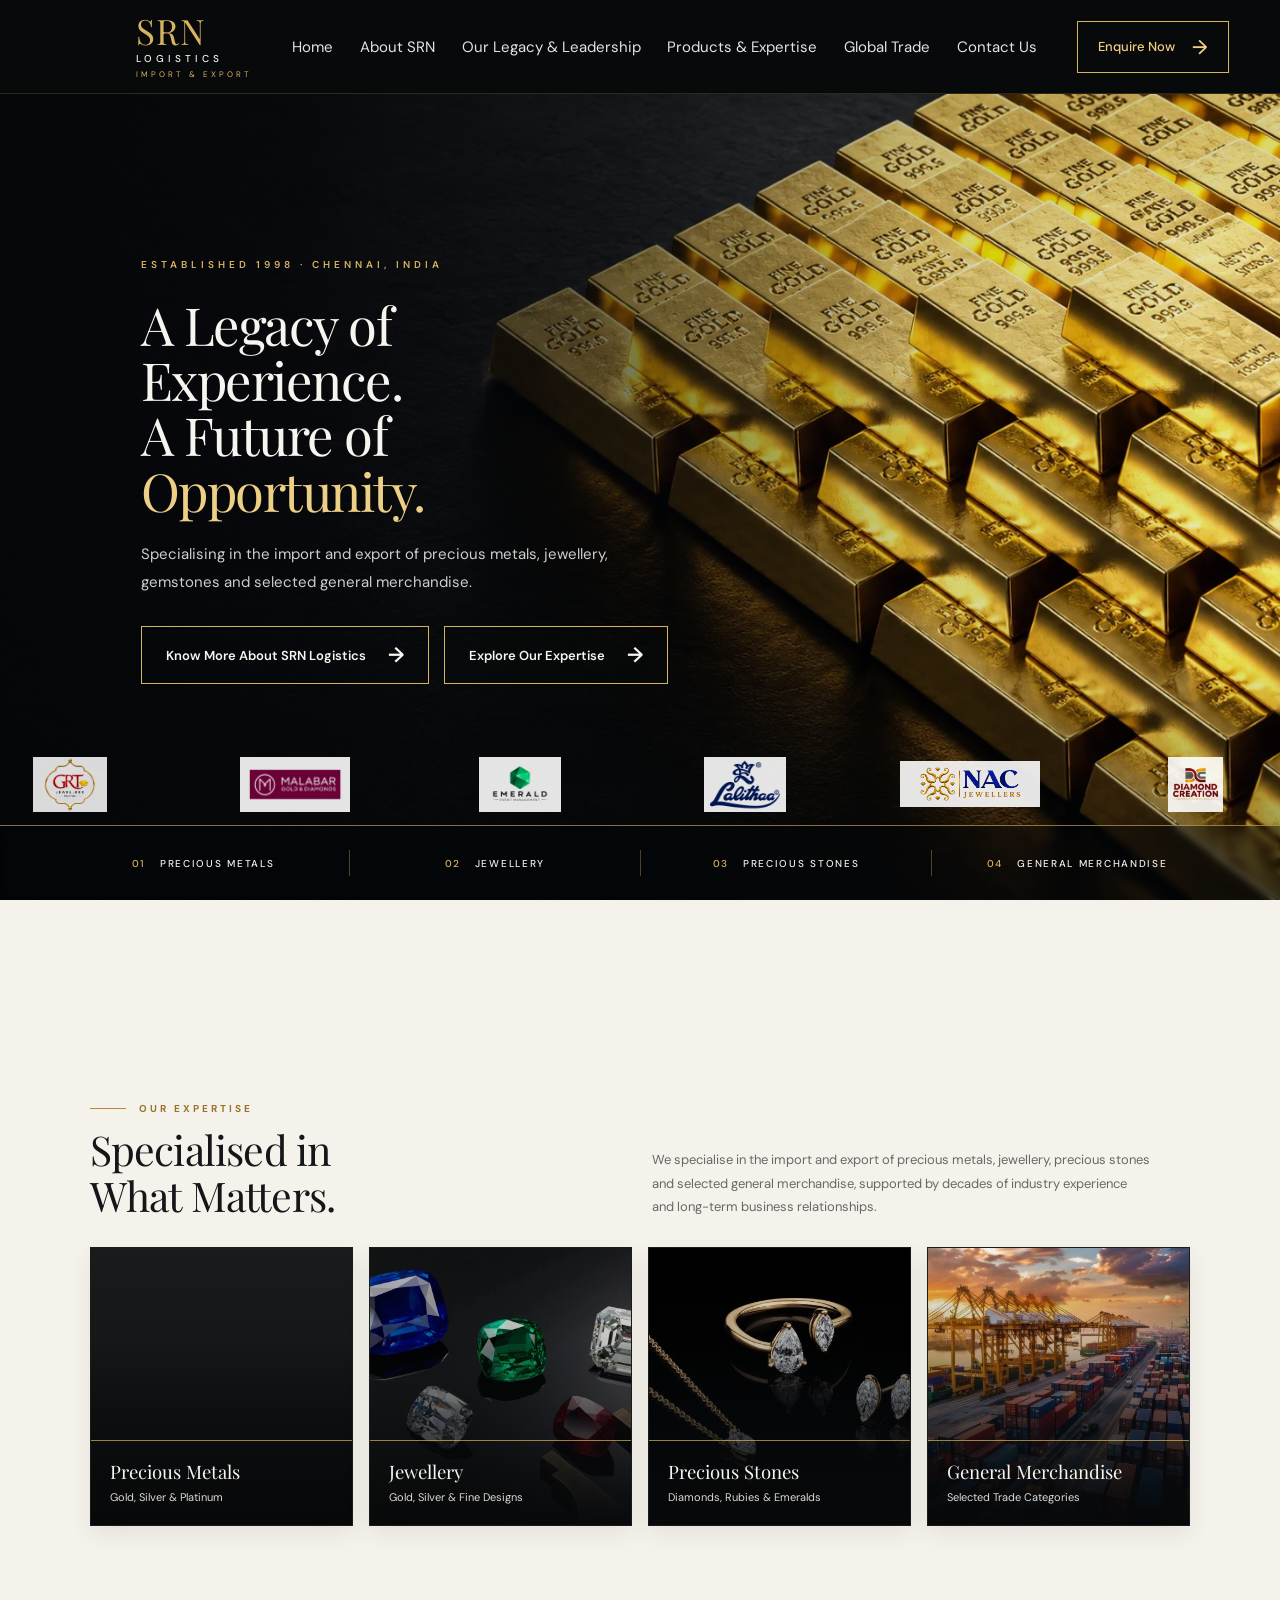
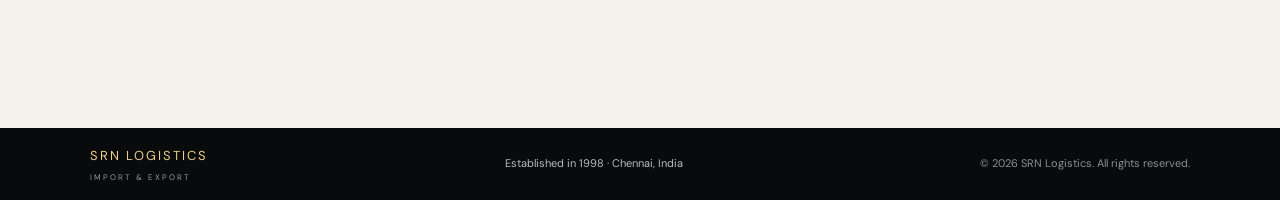
<file: index.html>
<!DOCTYPE html>
<html lang="en">
<head>
    <meta name="google-site-verification" content="Bxt4XW0OIKnjhK1iY0lHSC04UQrOrWW7g6cMyFUGD9k" />
    <meta charset="UTF-8">
    <meta name="viewport" content="width=device-width, initial-scale=1.0">

    <title>SRN Logistics Chennai | Import &amp; Export Company</title>

    <meta
    name="description"
    content="SRN Logistics is a Chennai-based import and export company established in 1998, specialising in precious metals, gold and silver jewellery, gemstones and global trade."
>

    <meta name="theme-color" content="#080a0c">

    <!-- Main stylesheet -->
    <link rel="stylesheet" href="style.css">
    <link rel="stylesheet" href="products.css">

    <!-- Premium typography -->
    <link rel="preconnect" href="https://fonts.googleapis.com">
    <link rel="preconnect" href="https://fonts.gstatic.com" crossorigin>
    <link
        href="https://fonts.googleapis.com/css2?family=DM+Sans:wght@400;500;600;700&family=Playfair+Display:wght@400;500;600&display=swap"
        rel="stylesheet"
    >

    <!-- Homepage JavaScript -->
    <script src="script.js" defer></script>

    <script type="application/ld+json">
{
  "@context": "https://schema.org",
  "@type": "LocalBusiness",
  "name": "SRN Logistics Import & Export",
  "alternateName": "SRN Logistics",
  "url": "https://srn-logistics.netlify.app/",
  "description": "Established in 1998, SRN Logistics is a Chennai-based import and export business specialising in precious metals, gold and silver jewellery, platinum, gemstones and selected general merchandise.",
  "foundingDate": "1998",
  "address": {
    "@type": "PostalAddress",
    "streetAddress": "7, Kamarajar Street, Kasi Flats",
    "addressLocality": "Meenambakkam",
    "addressRegion": "Tamil Nadu",
    "postalCode": "600016",
    "addressCountry": "IN"
  }
}
</script>
</head>

<body>

    <!-- HEADER AND NAVIGATION -->
    <header class="site-header">
        <div class="nav-container">

            <!-- Reserved space for the official company logo -->
            <a class="brand" href="#home" aria-label="SRN Logistics home">
                <span class="logo-placeholder">
                    <!-- Add your official logo when available -->
                   <!--  <img src="assets/logo/srn-logo.png" alt="SRN Logistics">-->
                </span>

                <span class="brand-text">
                    <span class="brand-name">SRN</span>
                    <span class="brand-description">LOGISTICS</span>
                    <span class="brand-tagline">IMPORT &amp; EXPORT</span>
                </span>
            </a>

            <!-- Mobile navigation button -->
            <button
                class="menu-toggle"
                id="menuToggle"
                type="button"
                aria-label="Open navigation"
                aria-controls="mainNavigation"
                aria-expanded="false"
            >
                <span></span>
                <span></span>
                <span></span>
            </button>

            <!-- Main navigation -->
            <nav class="main-navigation" id="mainNavigation">
                <a class="nav-link active" href="#home">Home</a>
                <a class="nav-link" href="about.html">About SRN</a>
                <a class="nav-link" href="legacy.html">Our Legacy &amp; Leadership</a>
                <a class="nav-link" href="products.html">Products &amp; Expertise</a>
                <a class="nav-link" href="global.html">Global Trade</a>
                <a class="nav-link" href="contact.html">Contact Us</a>
            </nav>

            <a class="header-cta" href="#contact">
                Enquire Now
                <span aria-hidden="true">→</span>
            </a>

        </div>
    </header>

<!-- MAIN HOMEPAGE -->
<main>

    <!-- ======================================
         HERO SECTION AND BACKGROUND CAROUSEL
    ======================================= -->
    <section class="hero-section" id="home">

        <!-- Background images rotate automatically every 4 seconds -->
        <div class="hero-backgrounds" aria-hidden="true">

            <!-- Slide 1: Precious metals -->
            <div
                class="hero-background hero-background-gold active"
                data-slide="0"
            ></div>

            <!-- Slide 2: Jewellery -->
            <div
                class="hero-background hero-background-jewellery"
                data-slide="1"
            ></div>

            <!-- Slide 3: Precious gemstones -->
            <div
                class="hero-background hero-background-gemstones"
                data-slide="2"
            ></div>

            <!-- Slide 4: International cargo -->
            <div
                class="hero-background hero-background-cargo"
                data-slide="3"
            ></div>

        </div>

        <!-- Dark overlay for text readability -->
        <div class="hero-overlay" aria-hidden="true"></div>

        <!-- Hero content -->
        <div class="hero-container">
            <div class="hero-content">

                <p class="hero-eyebrow">
                    ESTABLISHED 1998
                    <span aria-hidden="true">·</span>
                    CHENNAI, INDIA
                </p>

                <h1 class="hero-title">
                    A Legacy of<br>
                    Experience.<br>
                    A Future of<br>
                    <span>Opportunity.</span>
                </h1>

                <p class="hero-description">
                    Specialising in the import and export of precious
                    metals, jewellery, gemstones and selected general
                    merchandise.
                </p>

                <!-- Main action buttons -->
                <div class="hero-actions">

                    <a class="button button-primary" href="legacy.html">
                        Know More About SRN Logistics
                        <span aria-hidden="true">→</span>
                    </a>

                    <a class="button button-outline" href="products.html">
                        Explore Our Expertise
                        <span aria-hidden="true">→</span>
                    </a>

                </div>

            </div>
        </div>

        <!-- Previous background -->
        <button
            class="carousel-arrow carousel-previous"
            id="previousSlide"
            type="button"
            aria-label="Previous background image"
        >
            &#8249;
        </button>

        <!-- Next background -->
        <button
            class="carousel-arrow carousel-next"
            id="nextSlide"
            type="button"
            aria-label="Next background image"
        >
            &#8250;
        </button>

        <!-- Carousel indicators -->
        <div class="carousel-indicators" aria-label="Choose background">

            <button
                class="carousel-indicator active"
                type="button"
                data-slide-to="0"
                aria-label="Show precious metals background"
                aria-pressed="true"
            ></button>

            <button
                class="carousel-indicator"
                type="button"
                data-slide-to="1"
                aria-label="Show jewellery background"
                aria-pressed="false"
            ></button>

            <button
                class="carousel-indicator"
                type="button"
                data-slide-to="2"
                aria-label="Show gemstones background"
                aria-pressed="false"
            ></button>

            <button
                class="carousel-indicator"
                type="button"
                data-slide-to="3"
                aria-label="Show cargo background"
                aria-pressed="false"
            ></button>

        </div>

        <!-- Current slide number -->
        <p class="carousel-counter" aria-live="polite">
            <span id="currentSlide">01</span>
            <span aria-hidden="true">/</span>
            <span>04</span>
        </p>

        <!-- Product category strip -->
        <div class="category-strip">

            <a href="#expertise" class="category-link">
                <span class="category-number">01</span>
                <span>PRECIOUS METALS</span>
            </a>

            <a href="#expertise" class="category-link">
                <span class="category-number">02</span>
                <span>JEWELLERY</span>
            </a>

            <a href="#expertise" class="category-link">
                <span class="category-number">03</span>
                <span>PRECIOUS STONES</span>
            </a>

            <a href="#expertise" class="category-link">
                <span class="category-number">04</span>
                <span>GENERAL MERCHANDISE</span>
            </a>

        </div>

    </section>
    <!-- END HERO SECTION -->


    <!-- ======================================
         MOVING PARTNER LOGOS
    ======================================= -->
    <section class="logo-marquee" aria-label="Trade partner logos">

        <div class="logo-marquee-track">

            <!-- First set of partner logos -->
            <div class="logo-marquee-group">

                <img src="assets/images/partner-01.png" alt="Trade partner 1">
                <img src="assets/images/partner-02.png" alt="Trade partner 2">
                <img src="assets/images/partner-03.png" alt="Trade partner 3">
                <img src="assets/images/partner-04.png" alt="Trade partner 4">
                <img src="assets/images/partner-05.png" alt="Trade partner 5">
                <img src="assets/images/partner-06.png" alt="Trade partner 6">
                <img src="assets/images/partner-07.png" alt="Trade partner 7">

            </div>

            <!-- Duplicate logos for seamless animation -->
            <div class="logo-marquee-group" aria-hidden="true">

                <img src="assets/images/partner-01.png" alt="">
                <img src="assets/images/partner-02.png" alt="">
                <img src="assets/images/partner-03.png" alt="">
                <img src="assets/images/partner-04.png" alt="">
                <img src="assets/images/partner-05.png" alt="">

            </div>

        </div>

    </section>
    <!-- END MOVING PARTNER LOGOS -->


    <!-- Continue with your existing homepage sections below -->

</main>

        <!-- EXPERTISE SECTION -->
        <section class="expertise-section" id="expertise">

            <div class="section-container">

                <!-- Section introduction -->
                <div class="expertise-heading">

                    <div class="section-heading-content">
                        <p class="section-eyebrow">OUR EXPERTISE</p>

                        <h2>
                            Specialised in<br>
                            What Matters.
                        </h2>
                    </div>

                    <p class="section-description">
                        We specialise in the import and export of precious
                        metals, jewellery, precious stones and selected
                        general merchandise, supported by decades of
                        industry experience and long-term business
                        relationships.
                    </p>

                    <a class="section-link" href="#contact">
    Explore Our Expertise
    <span aria-hidden="true">→</span>
</a>

                </div>


                <!-- PRODUCT CATEGORY CARDS -->
                <div class="expertise-grid">

                    <!-- 01: PRECIOUS METALS -->
                    <a
                        class="expertise-card"
                        href="contact.html"
                        aria-label="Enquire about precious metals"
                    >
                        <div
                            class="expertise-image image-precious-metals"
                            role="img"
                            aria-label="Precious metal bullion"
                        ></div>

                        <div class="expertise-card-overlay"></div>

                        <div class="expertise-card-content">

                            <span class="expertise-card-number">
                                01 / METALS
                            </span>

                            <h3>Precious Metals</h3>

                            <p class="expertise-card-subtitle">
                                Gold, Silver &amp; Platinum
                            </p>

                            <div class="expertise-card-detail">
                                <p>
                                    Precious metals including gold, silver
                                    and platinum for international trade.
                                    Discover our focus on careful trade
                                    coordination and long-term commercial
                                    relationships.
                                </p>

                                <span class="expertise-card-action">
                                    Enquire about this category
                                    <b aria-hidden="true">↗</b>
                                </span>
                            </div>

                        </div>
                    </a>


                    <!-- 02: JEWELLERY -->
                    <a
                        class="expertise-card"
                        href="contact.html"
                        aria-label="Enquire about jewellery"
                    >
                        <div
                            class="expertise-image image-jewellery"
                            role="img"
                            aria-label="Fine jewellery"
                        ></div>

                        <div class="expertise-card-overlay"></div>

                        <div class="expertise-card-content">

                            <span class="expertise-card-number">
                                02 / JEWELLERY
                            </span>

                            <h3>Jewellery</h3>

                            <p class="expertise-card-subtitle">
                                Gold, Silver &amp; Fine Designs
                            </p>

                            <div class="expertise-card-detail">
                                <p>
                                    Jewellery made with precious metals
                                    and fine designs. Our import and export
                                    focus centres on coordinating trade and
                                    supporting trusted business relationships.
                                </p>

                                <span class="expertise-card-action">
                                    Enquire about this category
                                    <b aria-hidden="true">↗</b>
                                </span>
                            </div>

                        </div>
                    </a>


                    <!-- 03: PRECIOUS STONES -->
                    <a
                        class="expertise-card"
                        href="contact.html"
                        aria-label="Enquire about precious stones"
                    >
                        <div
                            class="expertise-image image-gemstones"
                            role="img"
                            aria-label="Precious gemstones"
                        ></div>

                        <div class="expertise-card-overlay"></div>

                        <div class="expertise-card-content">

                            <span class="expertise-card-number">
                                03 / GEMSTONES
                            </span>

                            <h3>Precious Stones</h3>

                            <p class="expertise-card-subtitle">
                                Diamonds, Rubies &amp; Emeralds
                            </p>

                            <div class="expertise-card-detail">
                                <p>
                                    Precious stones such as diamonds,
                                    rubies and emeralds. These high-value
                                    goods call for attentive trade
                                    coordination and appropriate shipment
                                    documentation.
                                </p>

                                <span class="expertise-card-action">
                                    Enquire about this category
                                    <b aria-hidden="true">↗</b>
                                </span>
                            </div>

                        </div>
                    </a>


                    <!-- 04: GENERAL MERCHANDISE -->
                    <a
                        class="expertise-card"
                        href="contact.html"
                        aria-label="Enquire about general merchandise"
                    >
                        <div
                            class="expertise-image image-merchandise"
                            role="img"
                            aria-label="International cargo"
                        ></div>

                        <div class="expertise-card-overlay"></div>

                        <div class="expertise-card-content">

                            <span class="expertise-card-number">
                                04 / TRADE
                            </span>

                            <h3>General Merchandise</h3>

                            <p class="expertise-card-subtitle">
                                Selected Trade Categories
                            </p>

                            <div class="expertise-card-detail">
                                <p>
                                    Selected general merchandise across
                                    agreed trade categories, with an
                                    emphasis on practical import and export
                                    coordination, clear communication and
                                    dependable trade relationships.
                                </p>

                                <span class="expertise-card-action">
                                    Enquire about this category
                                    <b aria-hidden="true">↗</b>
                                </span>
                            </div>

                        </div>
                    </a>

                </div>

            </div>

        </section>


        <!-- FUTURE PAGE SECTIONS -->
        <section class="about-section" id="about">
            <!-- About SRN content will be added later -->
        </section>

        <section class="legacy-section" id="legacy">
            <!-- Our Legacy & Leadership content will be added later -->
        </section>

        <section class="global-trade-section" id="global-trade">
            <!-- Global Trade content will be added later -->
        </section>

    </main>

    <!-- FOOTER -->
    <footer class="site-footer" id="contact">

        <div class="footer-container">

            <div class="footer-brand">
                <p>SRN LOGISTICS</p>
                <span>IMPORT &amp; EXPORT</span>
            </div>

            <p class="footer-description">
                Established in 1998 · Chennai, India
            </p>

            <p class="footer-copyright">
                &copy; <span id="copyrightYear">2026</span>
                SRN Logistics. All rights reserved.
            </p>

        </div>

    </footer>

</body>
</html>
</file>
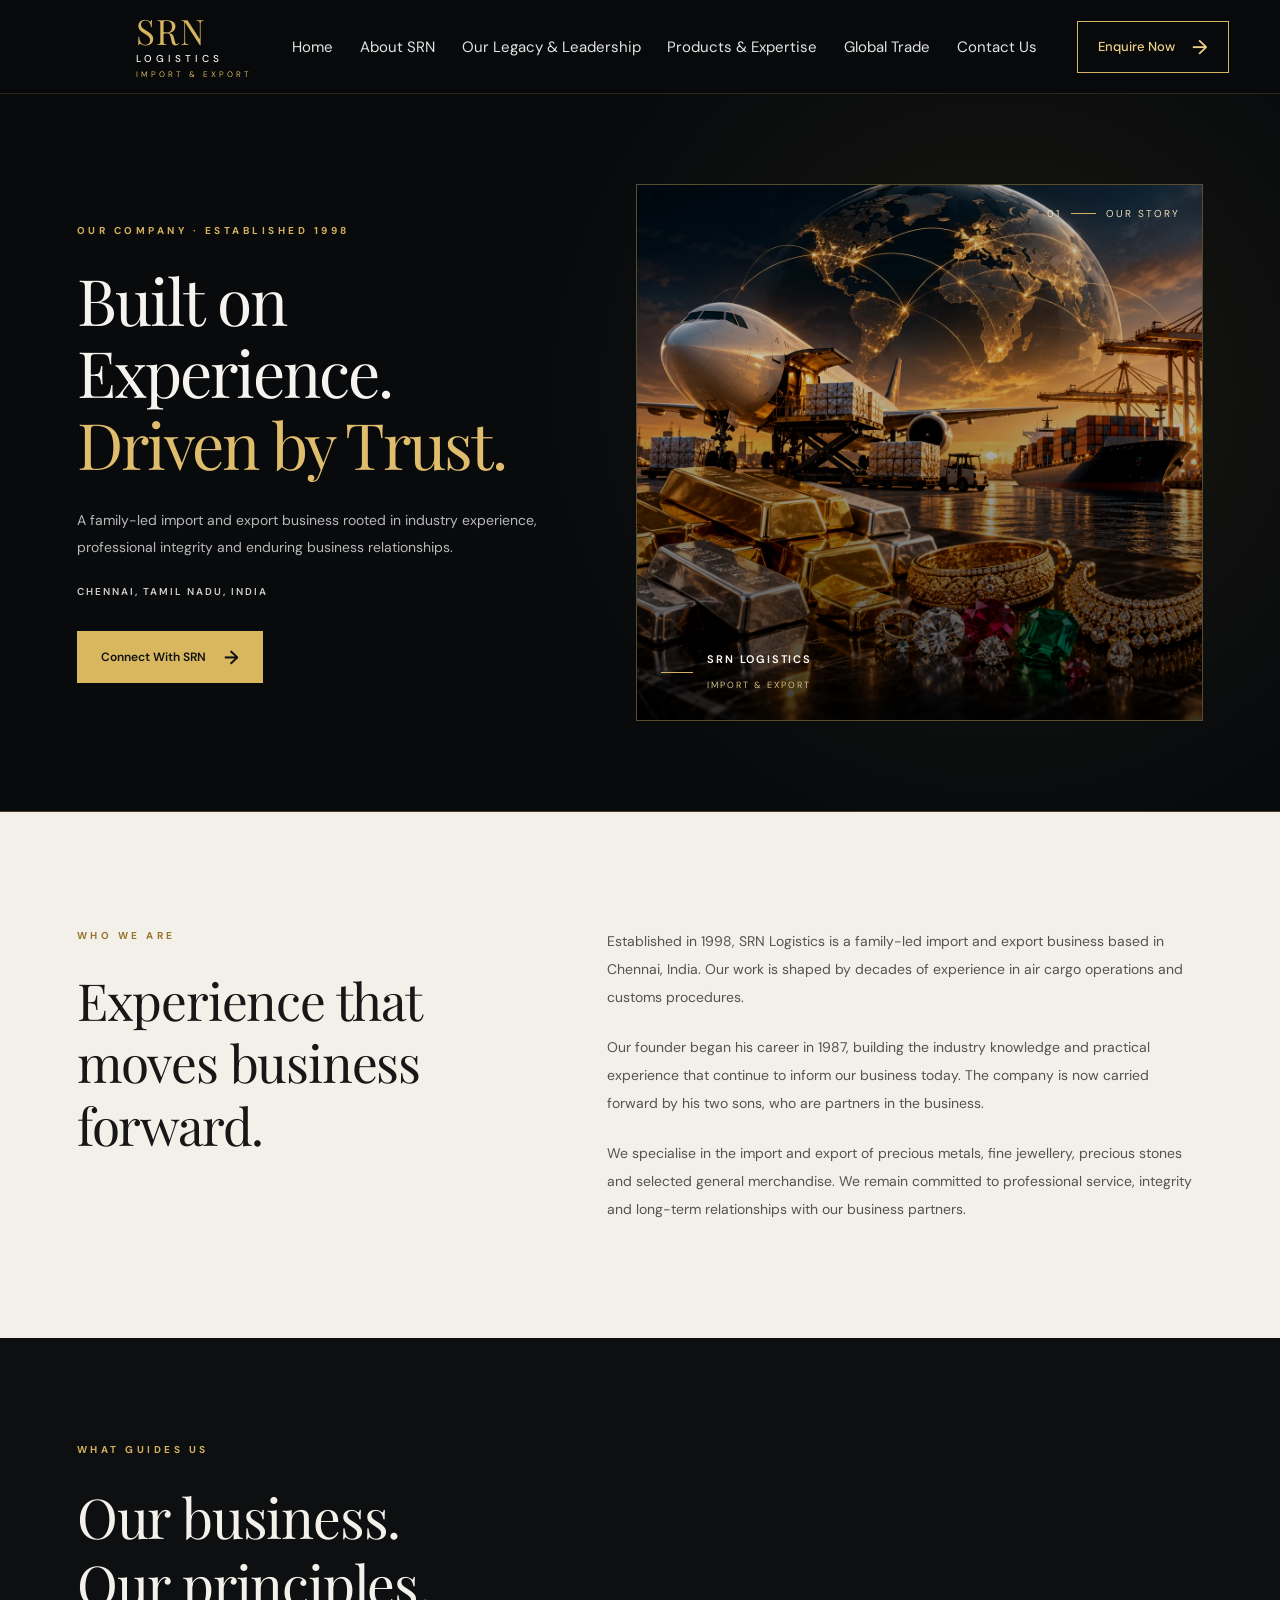
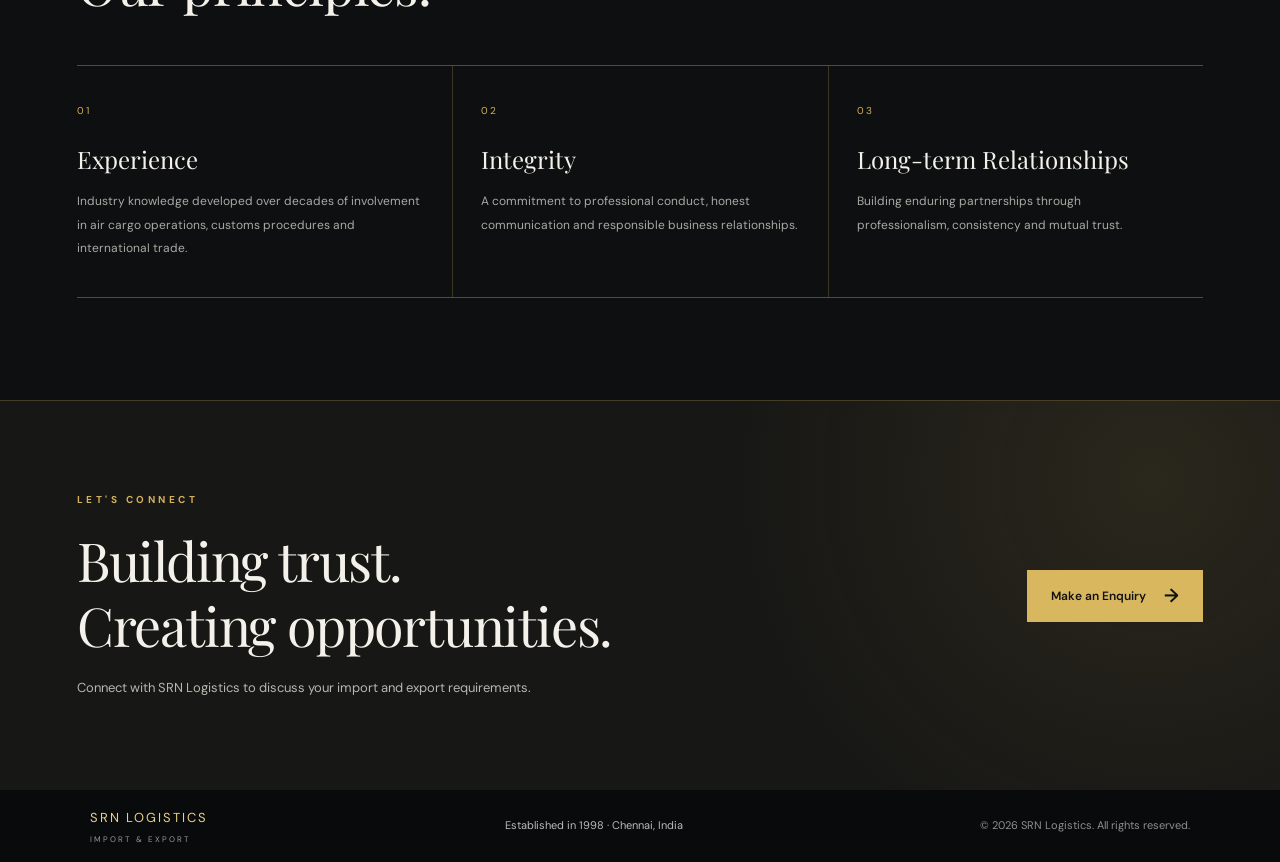
<file: about.html>
<!DOCTYPE html>
<html lang="en">
<head>
    <meta charset="UTF-8">
    <meta name="viewport" content="width=device-width, initial-scale=1.0">

    <title>About SRN Logistics Chennai | Our Company & Expertise</title>

    <meta
    name="description"
    content="Learn about SRN Logistics, a Chennai-based import and export company established in 1998, with expertise in precious metals, jewellery, gemstones and global trade."
>

    <meta name="theme-color" content="#080a0c">

    <link rel="stylesheet" href="style.css">

    <link rel="preconnect" href="https://fonts.googleapis.com">
    <link rel="preconnect" href="https://fonts.gstatic.com" crossorigin>

    <link
        href="https://fonts.googleapis.com/css2?family=DM+Sans:wght@400;500;600;700&family=Playfair+Display:wght@400;500;600&display=swap"
        rel="stylesheet"
    >

    <script src="script.js" defer></script>
</head>

<body class="about-page">

    <!-- HEADER -->
    <header class="site-header">
        <div class="nav-container">

            <a class="brand" href="index.html" aria-label="SRN Logistics home">

                <span class="logo-placeholder">
                    <!-- Add the official company logo here later -->
                    <!-- <img src="assets/logo/srn-logo.png" alt="SRN Logistics"> -->
                </span>

                <span class="brand-text">
                    <span class="brand-name">SRN</span>
                    <span class="brand-description">LOGISTICS</span>
                    <span class="brand-tagline">IMPORT &amp; EXPORT</span>
                </span>

            </a>

            <button
                class="menu-toggle"
                id="menuToggle"
                type="button"
                aria-label="Open navigation"
                aria-controls="mainNavigation"
                aria-expanded="false"
            >
                <span></span>
                <span></span>
                <span></span>
            </button>

            <nav class="main-navigation" id="mainNavigation">

                <a class="nav-link" href="index.html">Home</a>

                <a
                    class="nav-link active"
                    href="about.html"
                    aria-current="page"
                >
                    About SRN
                </a>

                <a class="nav-link" href="legacy.html">
                    Our Legacy &amp; Leadership
                </a>

                <a class="nav-link" href="products.html">
                    Products &amp; Expertise
                </a>

                <a class="nav-link" href="global.html">
                    Global Trade
                </a>

                <a class="nav-link" href="contact.html">
                    Contact Us
                </a>

            </nav>

            <a class="header-cta" href="contact.html">
                Enquire Now
                <span aria-hidden="true">→</span>
            </a>

        </div>
    </header>

    <main>

        <!-- EDITORIAL INTRODUCTION -->
        <section class="about-editorial">

            <div class="about-editorial-container">

                <div class="about-editorial-content">

                    <p class="about-eyebrow">
                        OUR COMPANY
                        <span aria-hidden="true">·</span>
                        ESTABLISHED 1998
                    </p>

                    <h1 class="about-title">
                        Built on<br>
                        Experience.<br>
                        <span>Driven by Trust.</span>
                    </h1>

                    <p class="about-introduction">
                        A family-led import and export business rooted in
                        industry experience, professional integrity and
                        enduring business relationships.
                    </p>

                    <p class="about-location">
                        CHENNAI, TAMIL NADU, INDIA
                    </p>

                    <a class="button button-primary" href="contact.html">
                        Connect With SRN
                        <span aria-hidden="true">→</span>
                    </a>

                </div>

                <div class="about-editorial-visual">

                    <img
                        class="about-company-image"
                        src="assets/images/about-srn-about.webp"
                        alt="International cargo operations representing SRN Logistics' import and export business"
                    >

                    <div class="about-image-caption">
                        <span class="about-caption-line"></span>

                        <div>
                            <p>SRN LOGISTICS</p>
                            <span>IMPORT &amp; EXPORT</span>
                        </div>
                    </div>

                    <div class="about-image-index">
                        <span>01</span>
                        <span class="about-index-divider"></span>
                        <span>OUR STORY</span>
                    </div>

                </div>

            </div>

        </section>

        <!-- COMPANY INTRODUCTION -->
        <section class="about-story">

            <div class="about-story-container">

                <div class="about-story-heading">

                    <p class="about-eyebrow">WHO WE ARE</p>

                    <h2>
                        Experience that<br>
                        moves business forward.
                    </h2>

                </div>

                <div class="about-story-copy">

                    <p>
                        Established in 1998, SRN Logistics is a family-led
                        import and export business based in Chennai, India.
                        Our work is shaped by decades of experience in air
                        cargo operations and customs procedures.
                    </p>

                    <p>
                        Our founder began his career in 1987, building the
                        industry knowledge and practical experience that
                        continue to inform our business today. The company
                        is now carried forward by his two sons, who are
                        partners in the business.
                    </p>

                    <p>
                        We specialise in the import and export of precious
                        metals, fine jewellery, precious stones and selected
                        general merchandise. We remain committed to
                        professional service, integrity and long-term
                        relationships with our business partners.
                    </p>

                </div>

            </div>

        </section>

        <!-- BUSINESS VALUES -->
        <section class="about-values">

            <div class="about-values-container">

                <div class="about-values-heading">

                    <p class="about-eyebrow">WHAT GUIDES US</p>

                    <h2>
                        Our business.<br>
                        Our principles.
                    </h2>

                </div>

                <div class="about-values-grid">

                    <article class="about-value">

                        <span class="about-value-number">01</span>

                        <h3>Experience</h3>

                        <p>
                            Industry knowledge developed over decades of
                            involvement in air cargo operations, customs
                            procedures and international trade.
                        </p>

                    </article>

                    <article class="about-value">

                        <span class="about-value-number">02</span>

                        <h3>Integrity</h3>

                        <p>
                            A commitment to professional conduct, honest
                            communication and responsible business
                            relationships.
                        </p>

                    </article>

                    <article class="about-value">

                        <span class="about-value-number">03</span>

                        <h3>Long-term Relationships</h3>

                        <p>
                            Building enduring partnerships through
                            professionalism, consistency and mutual trust.
                        </p>

                    </article>

                </div>

            </div>

        </section>

        <!-- CALL TO ACTION -->
        <section class="about-contact">

            <div class="about-contact-container">

                <div>
                    <p class="about-eyebrow">LET'S CONNECT</p>

                    <h2>
                        Building trust.<br>
                        Creating opportunities.
                    </h2>

                    <p>
                        Connect with SRN Logistics to discuss your
                        import and export requirements.
                    </p>
                </div>

                <a class="button button-primary" href="contact.html">
                    Make an Enquiry
                    <span aria-hidden="true">→</span>
                </a>

            </div>

        </section>

    </main>

    <!-- FOOTER -->
    <footer class="site-footer">

        <div class="footer-container">

            <div class="footer-brand">
                <p>SRN LOGISTICS</p>
                <span>IMPORT &amp; EXPORT</span>
            </div>

            <p class="footer-description">
                Established in 1998 · Chennai, India
            </p>

            <p class="footer-copyright">
                &copy; <span id="copyrightYear">2026</span>
                SRN Logistics. All rights reserved.
            </p>

        </div>

    </footer>

</body>
</html>
</file>
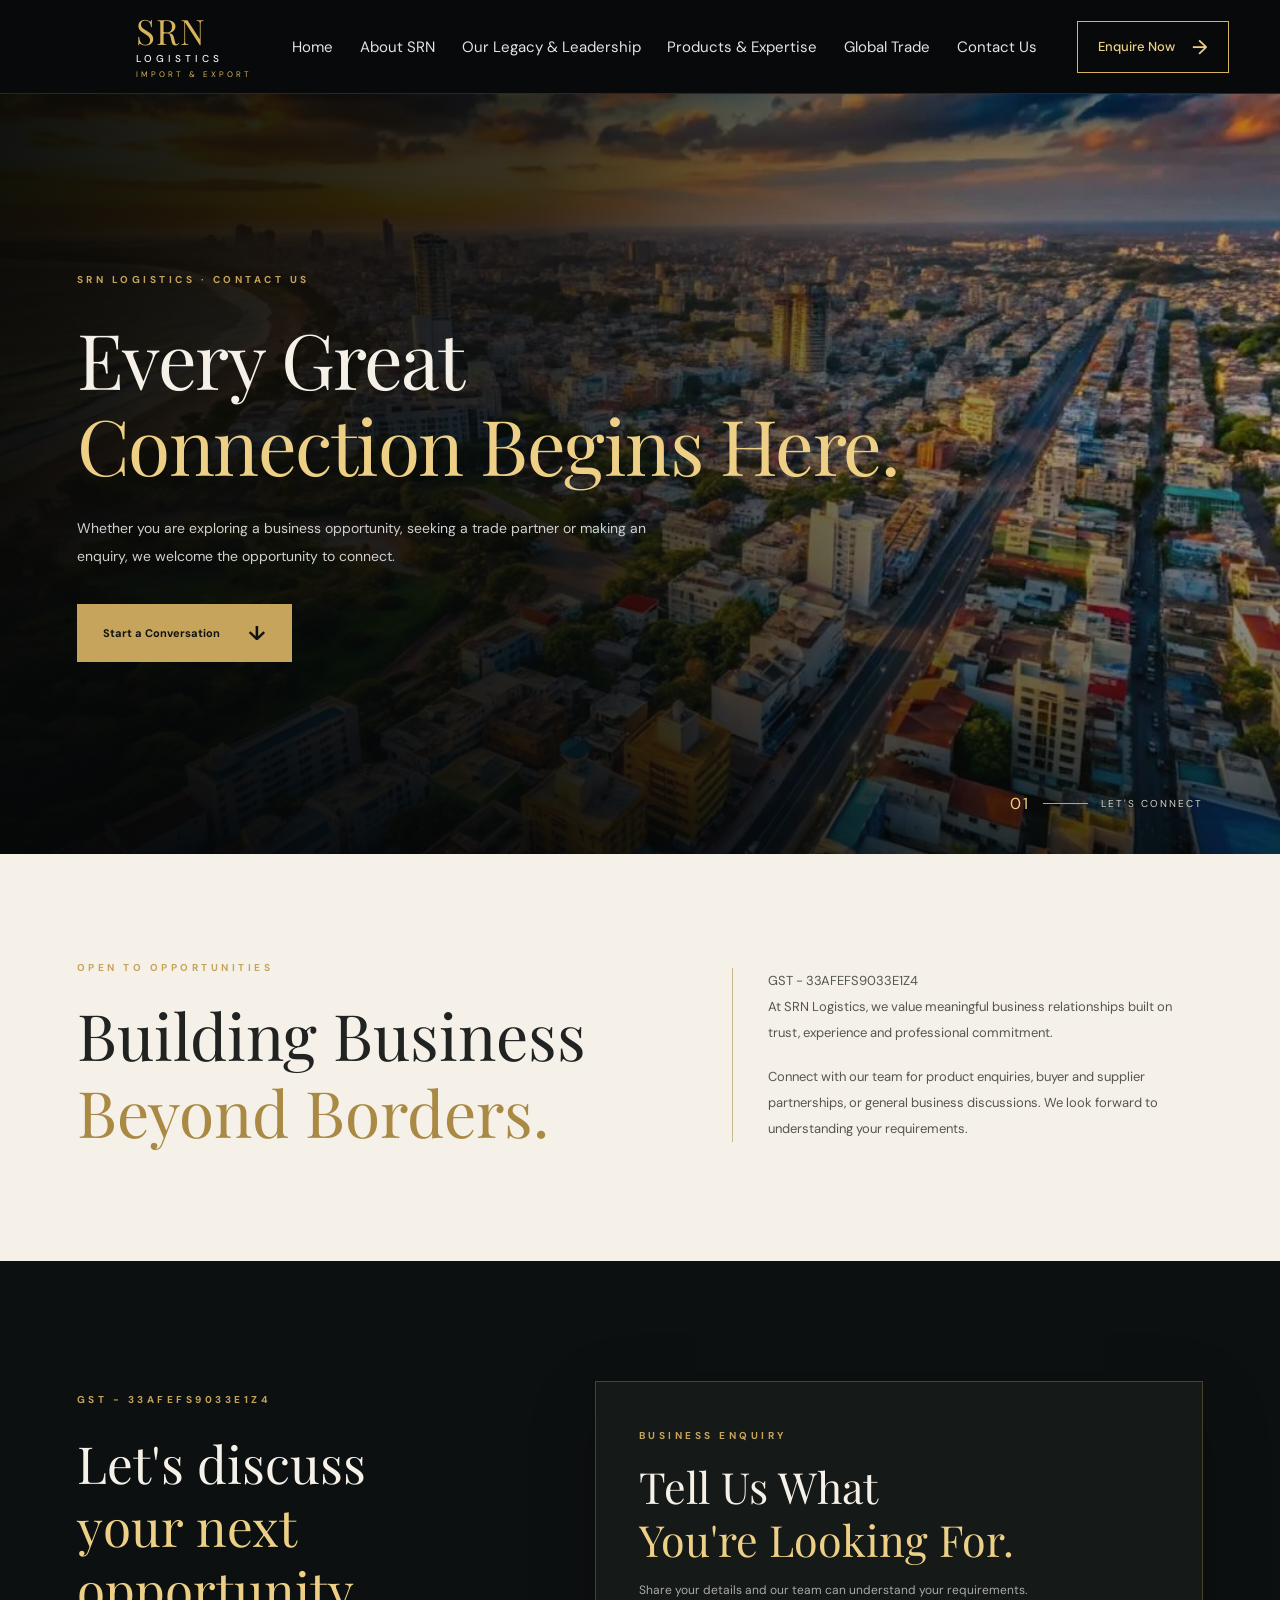
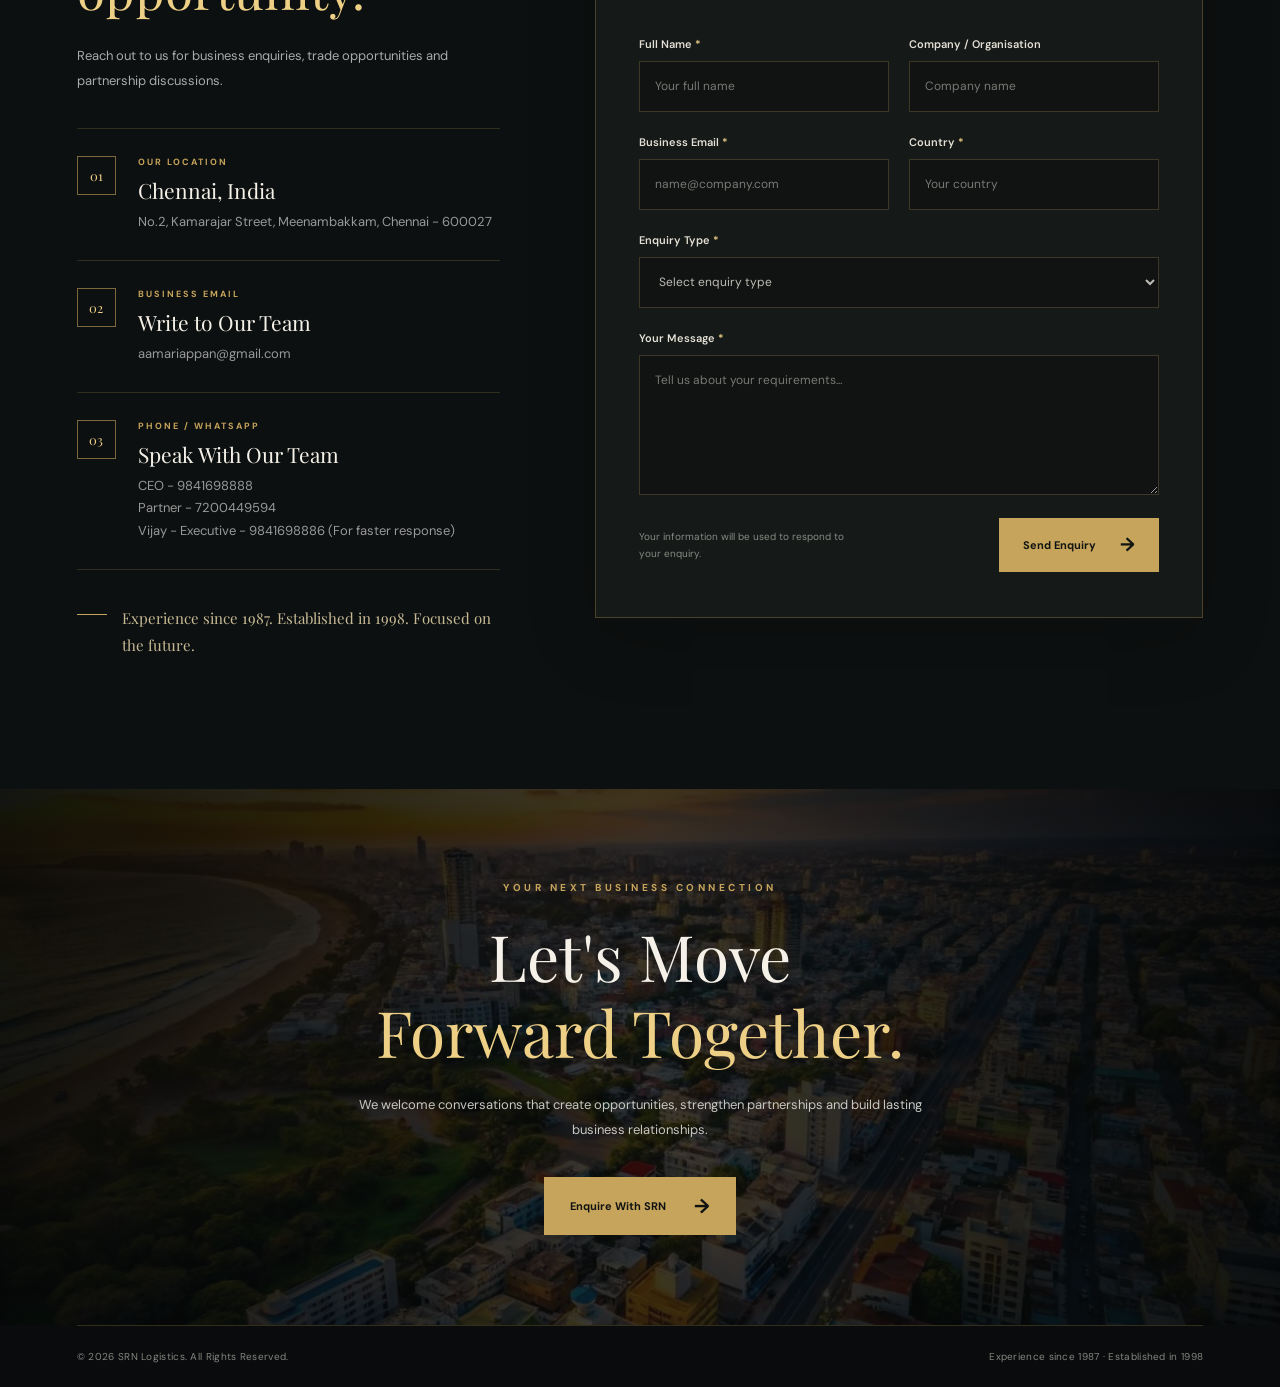
<file: contact.html>
<!DOCTYPE html>
<html lang="en">
<head>
    <meta charset="UTF-8">
    <meta name="viewport" content="width=device-width, initial-scale=1.0">

    <title>Contact SRN Logistics Chennai | Import & Export Enquiries</title>

    <meta
    name="description"
    content="Contact SRN Logistics in Chennai, India for gold and silver trading, jewellery, gemstones, international import-export enquiries and business partnerships."
>
    <!-- Shared stylesheet -->
    <link rel="stylesheet" href="style.css">

    <!-- Contact page stylesheet -->
    <link rel="stylesheet" href="contact.css">

    <!-- Google Fonts -->
    <link rel="preconnect" href="https://fonts.googleapis.com">
    <link rel="preconnect" href="https://fonts.gstatic.com" crossorigin>
    <link href="https://fonts.googleapis.com/css2?family=DM+Sans:wght@400;500;600;700&family=Playfair+Display:wght@400;500&display=swap" rel="stylesheet">
</head>

<body class="contact-page">

    <!-- ======================================
         HEADER
    ======================================= -->

<!-- HEADER AND NAVIGATION -->
<header class="site-header">
    <div class="nav-container">

        <!-- SRN BRAND -->
        <a class="brand" href="index.html" aria-label="SRN Logistics home">

            <span class="logo-placeholder"></span>

            <span class="brand-text">
                <span class="brand-name">SRN</span>
                <span class="brand-description">LOGISTICS</span>
                <span class="brand-tagline">IMPORT &amp; EXPORT</span>
            </span>

        </a>

        <!-- MOBILE MENU BUTTON -->
        <button
            class="menu-toggle"
            id="menuToggle"
            type="button"
            aria-label="Open navigation"
            aria-controls="mainNavigation"
            aria-expanded="false"
        >
            <span></span>
            <span></span>
            <span></span>
        </button>

        <!-- MAIN NAVIGATION -->
        <nav class="main-navigation" id="mainNavigation">

            <a class="nav-link" href="index.html">Home</a>

            <a class="nav-link" href="about.html">About SRN</a>

            <a class="nav-link" href="legacy.html">
                Our Legacy &amp; Leadership
            </a>

            <a class="nav-link" href="products.html">
                Products &amp; Expertise
            </a>

            <a class="nav-link" href="global.html">
                Global Trade
            </a>

            <a
                class="nav-link active"
                href="contact.html"
                aria-current="page"
            >
                Contact Us
            </a>

        </nav>

        <!-- ENQUIRY BUTTON -->
        <a class="header-cta" href="#contact-form">
            Enquire Now
            <span aria-hidden="true">→</span>
        </a>

    </div>
</header>

    <main>

        <!-- ======================================
             01. CONTACT HERO
        ======================================= -->

        <section class="contact-hero">

            <div class="contact-hero-background"></div>
            <div class="contact-hero-overlay"></div>

            <div class="contact-hero-container">

                <div class="contact-hero-content">

                    <p class="contact-eyebrow">
                        SRN LOGISTICS · CONTACT US
                    </p>

                    <h1>
                        Every Great
                        <span>Connection Begins Here.</span>
                    </h1>

                    <p class="contact-hero-description">
                        Whether you are exploring a business opportunity,
                        seeking a trade partner or making an enquiry,
                        we welcome the opportunity to connect.
                    </p>

                    <a href="#contact-form" class="contact-primary-button">
                        Start a Conversation
                        <span>↓</span>
                    </a>

                </div>

                <div class="contact-hero-index">
                    <span>01</span>
                    <span class="contact-index-line"></span>
                    <span>LET'S CONNECT</span>
                </div>

            </div>

        </section>


        <!-- ======================================
             02. CONTACT INTRODUCTION
        ======================================= -->

        <section class="contact-intro">

            <div class="contact-container">

                <div class="contact-intro-heading">

                    <p class="contact-eyebrow">
                        OPEN TO OPPORTUNITIES
                    </p>

                    <h2>
                        Building Business
                        <span>Beyond Borders.</span>
                    </h2>

                </div>

                <div class="contact-intro-text">

                    <p>
                        GST - 33AFEFS9033E1Z4 <br>
                        At SRN Logistics, we value meaningful business
                        relationships built on trust, experience and
                        professional commitment.
                    </p>

                    <p>
                        Connect with our team for product enquiries,
                        buyer and supplier partnerships, or general
                        business discussions. We look forward to
                        understanding your requirements.
                    </p>

                </div>

            </div>

        </section>


        <!-- ======================================
             03. CONTACT DETAILS + ENQUIRY FORM
        ======================================= -->

        <section class="contact-main" id="contact-form">

            <div class="contact-container">

                <div class="contact-split-layout">

                    <!-- LEFT: CONTACT DETAILS -->

                    <div class="contact-details">

                        <p class="contact-eyebrow">
                            GST - 33AFEFS9033E1Z4
                        </p>

                        <h2>
                            Let's discuss
                            <span>your next opportunity.</span>
                        </h2>

                        <p class="contact-details-description">
                            Reach out to us for business enquiries,
                            trade opportunities and partnership
                            discussions.
                        </p>


                        <!-- LOCATION -->

                        <div class="contact-detail-item">

                            <div class="contact-detail-icon">
                                <span>01</span>
                            </div>

                            <div>
                                <p class="contact-detail-label">
                                    OUR LOCATION
                                </p>

                                <h3>Chennai, India</h3>

                             <p>
    <a
        href="https://www.google.com/maps/search/?api=1&query=No.2%2C+Kamarajar+Street%2C+Meenambakkam%2C+Chennai+600027"
        target="_blank"
        rel="noopener noreferrer"
    >
        No.2, Kamarajar Street, Meenambakkam, Chennai - 600027
    </a>
</p>
                            </div>

                        </div>


                        <!-- EMAIL -->

                        <div class="contact-detail-item">

                            <div class="contact-detail-icon">
                                <span>02</span>
                            </div>

                            <div>
                                <p class="contact-detail-label">
                                    BUSINESS EMAIL
                                </p>

                                <h3>Write to Our Team</h3>

                                <p>
    <a href="mailto:aamariappan@gmail.com">
        aamariappan@gmail.com
    </a>
</p>
                            </div>

                        </div>


                        <!-- PHONE -->

                        <div class="contact-detail-item">

                            <div class="contact-detail-icon">
                                <span>03</span>
                            </div>

                            <div>
                                <p class="contact-detail-label">
                                    PHONE / WHATSAPP
                                </p>

                                <h3>Speak With Our Team</h3>

                               <p>
    CEO -
    <a href="tel:+919841698888">9841698888</a><br>

    Partner -
    <a href="tel:+917200449594">7200449594</a><br>

    Vijay - Executive -
    <a href="tel:+919841698886">9841698886</a>
    <span>(For faster response)</span>
</p>
                            </div>

                        </div>


                        <div class="contact-details-note">
                            <span class="contact-note-line"></span>

                            <p>
                                Experience since 1987.
                                Established in 1998.
                                Focused on the future.
                            </p>
                        </div>

                    </div>


                    <!-- RIGHT: ENQUIRY FORM -->

                    <div class="contact-form-wrapper">

                        <div class="contact-form-heading">

                            <p class="contact-eyebrow">
                                BUSINESS ENQUIRY
                            </p>

                            <h2>
                                Tell Us What
                                <span>You're Looking For.</span>
                            </h2>

                            <p>
                                Share your details and our team can
                                understand your requirements.
                            </p>

                        </div>


                        <form class="srn-contact-form"
      id="srnEnquiryForm"
      action="https://formspree.io/f/mljjwbpz"
      method="POST">

                            <div class="contact-form-row">

                                <div class="form-group">
                                    <label for="fullName">
                                        Full Name <span>*</span>
                                    </label>

                                    <input
                                        type="text"
                                        id="fullName"
                                        name="fullName"
                                        placeholder="Your full name"
                                        autocomplete="name"
                                        required
                                    >
                                </div>


                                <div class="form-group">
                                    <label for="company">
                                        Company / Organisation
                                    </label>

                                    <input
                                        type="text"
                                        id="company"
                                        name="company"
                                        placeholder="Company name"
                                        autocomplete="organization"
                                    >
                                </div>

                            </div>


                            <div class="contact-form-row">

                                <div class="form-group">
                                    <label for="businessEmail">
                                        Business Email <span>*</span>
                                    </label>

                                    <input
                                        type="email"
                                        id="businessEmail"
                                        name="businessEmail"
                                        placeholder="name@company.com"
                                        autocomplete="email"
                                        required
                                    >
                                </div>


                                <div class="form-group">
                                    <label for="country">
                                        Country <span>*</span>
                                    </label>

                                    <input
                                        type="text"
                                        id="country"
                                        name="country"
                                        placeholder="Your country"
                                        autocomplete="country-name"
                                        required
                                    >
                                </div>

                            </div>


                            <div class="form-group">
                                <label for="enquiryType">
                                    Enquiry Type <span>*</span>
                                </label>

                                <select
                                    id="enquiryType"
                                    name="enquiryType"
                                    required
                                >
                                    <option value="" disabled selected>
                                        Select enquiry type
                                    </option>

                                    <option value="Product enquiry">
                                        Product Enquiry
                                    </option>

                                    <option value="Buyer or supplier partnership">
                                        Buyer / Supplier Partnership
                                    </option>

                                    <option value="General enquiry">
                                        General Enquiry
                                    </option>
                                </select>
                            </div>


                            <div class="form-group">
                                <label for="message">
                                    Your Message <span>*</span>
                                </label>

                                <textarea
                                    id="message"
                                    name="message"
                                    rows="5"
                                    placeholder="Tell us about your requirements..."
                                    required
                                ></textarea>
                            </div>


                            <div class="contact-form-bottom">

                                <p>
                                    Your information will be used
                                    to respond to your enquiry.
                                </p>

                                <button
                                    type="submit"
                                    class="contact-submit-button"
                                >
                                    Send Enquiry
                                    <span>→</span>
                                </button>

                            </div>

                        </form>

                    </div>

                </div>

            </div>

        </section>


        <!-- ======================================
             04. CHENNAI LOCATION / INTERACTIVE MAP
        ======================================= -->



        <!-- ======================================
             05. FINAL CTA
        ======================================= -->

        <section class="contact-final-cta">

            <div class="contact-final-overlay"></div>

            <div class="contact-final-content">

                <p class="contact-eyebrow">
                    YOUR NEXT BUSINESS CONNECTION
                </p>

                <h2>
                    Let's Move
                    <span>Forward Together.</span>
                </h2>

                <p>
                    We welcome conversations that create opportunities,
                    strengthen partnerships and build lasting business relationships.
                </p>

                <a href="#contact-form" class="contact-primary-button">
                    Enquire With SRN
                    <span>→</span>
                </a>

            </div>

        </section>

    </main>


    <!-- ======================================
         FOOTER
    ======================================= -->

        <div class="footer-bottom">
            <p>
                © <span id="currentYear">2026</span>
                SRN Logistics. All Rights Reserved.
            </p>

            <p>
                Experience since 1987 · Established in 1998
            </p>

</div>


        </div>


        </div>

    </footer>


    <!-- Shared JavaScript -->
    <script src="script.js" defer></script>

    <script>
        document.getElementById("currentYear").textContent =
            new Date().getFullYear();
    </script>

</body>
</html>
</file>
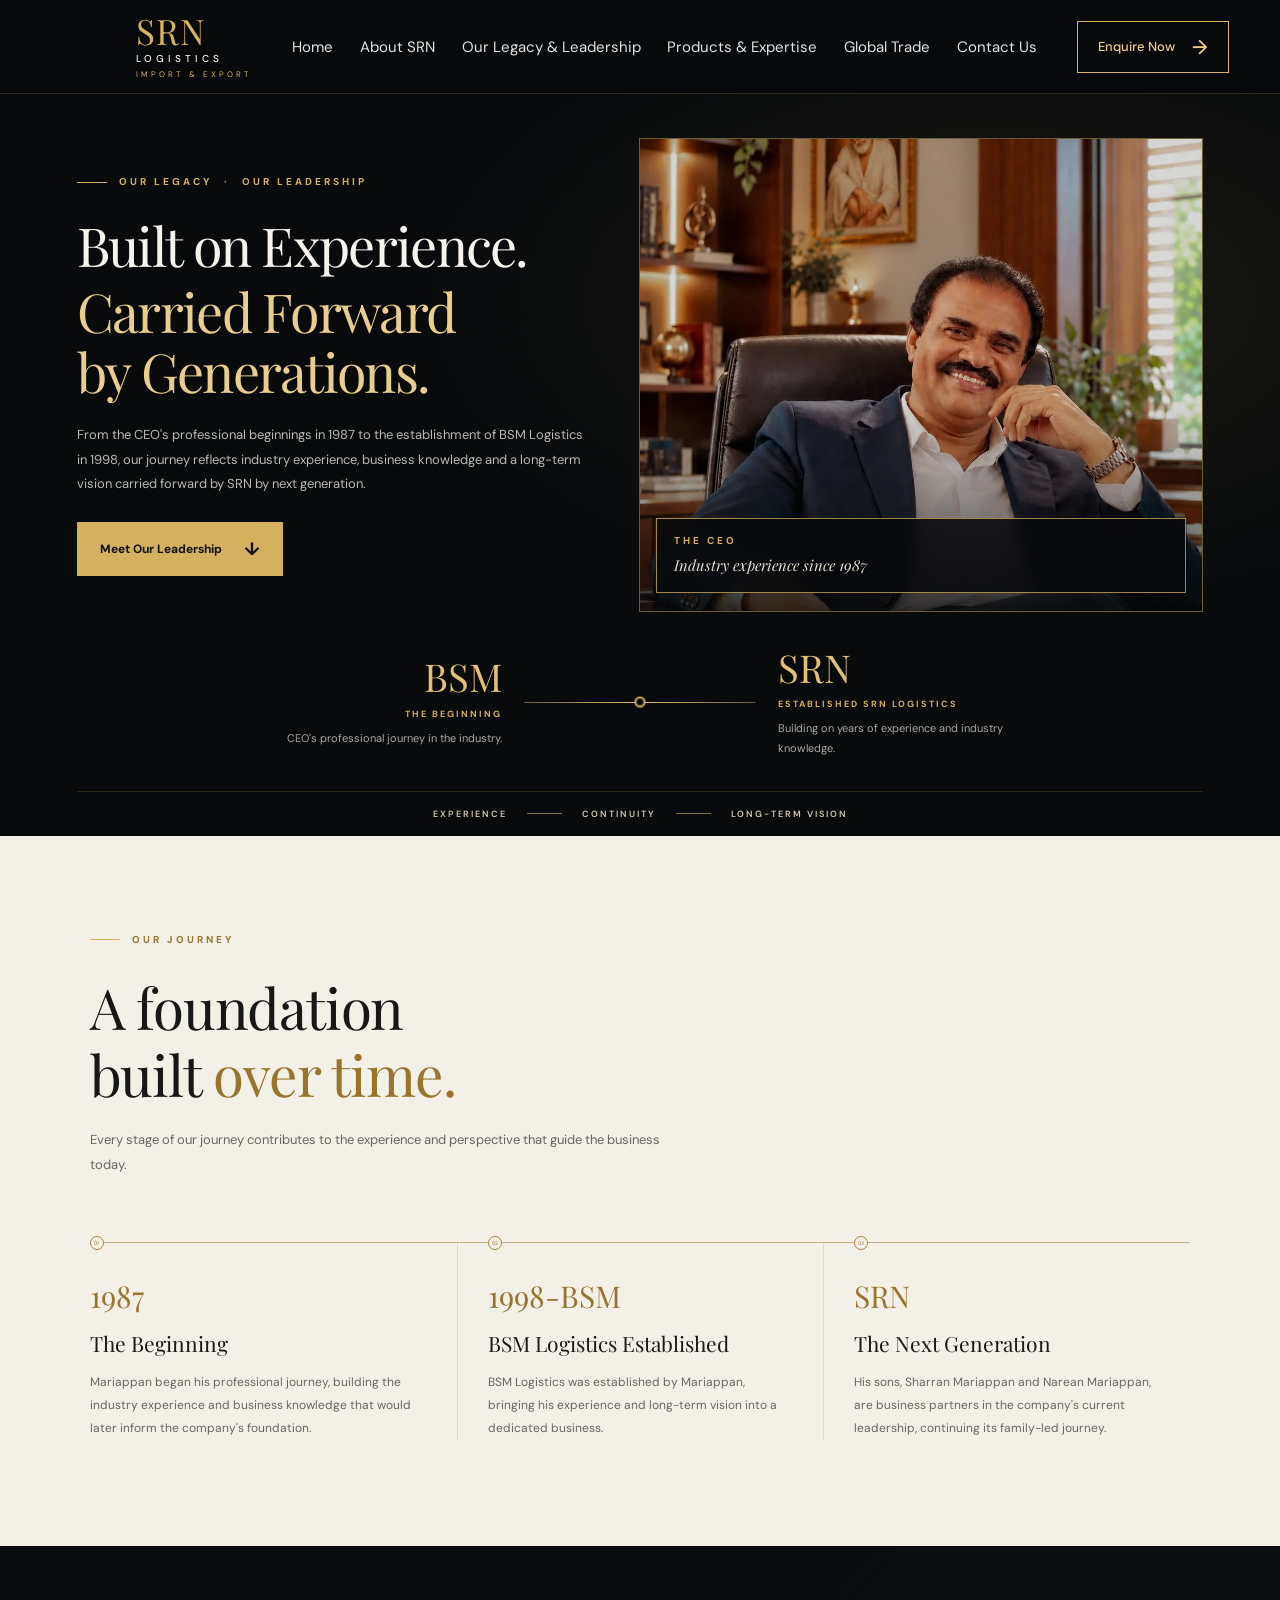
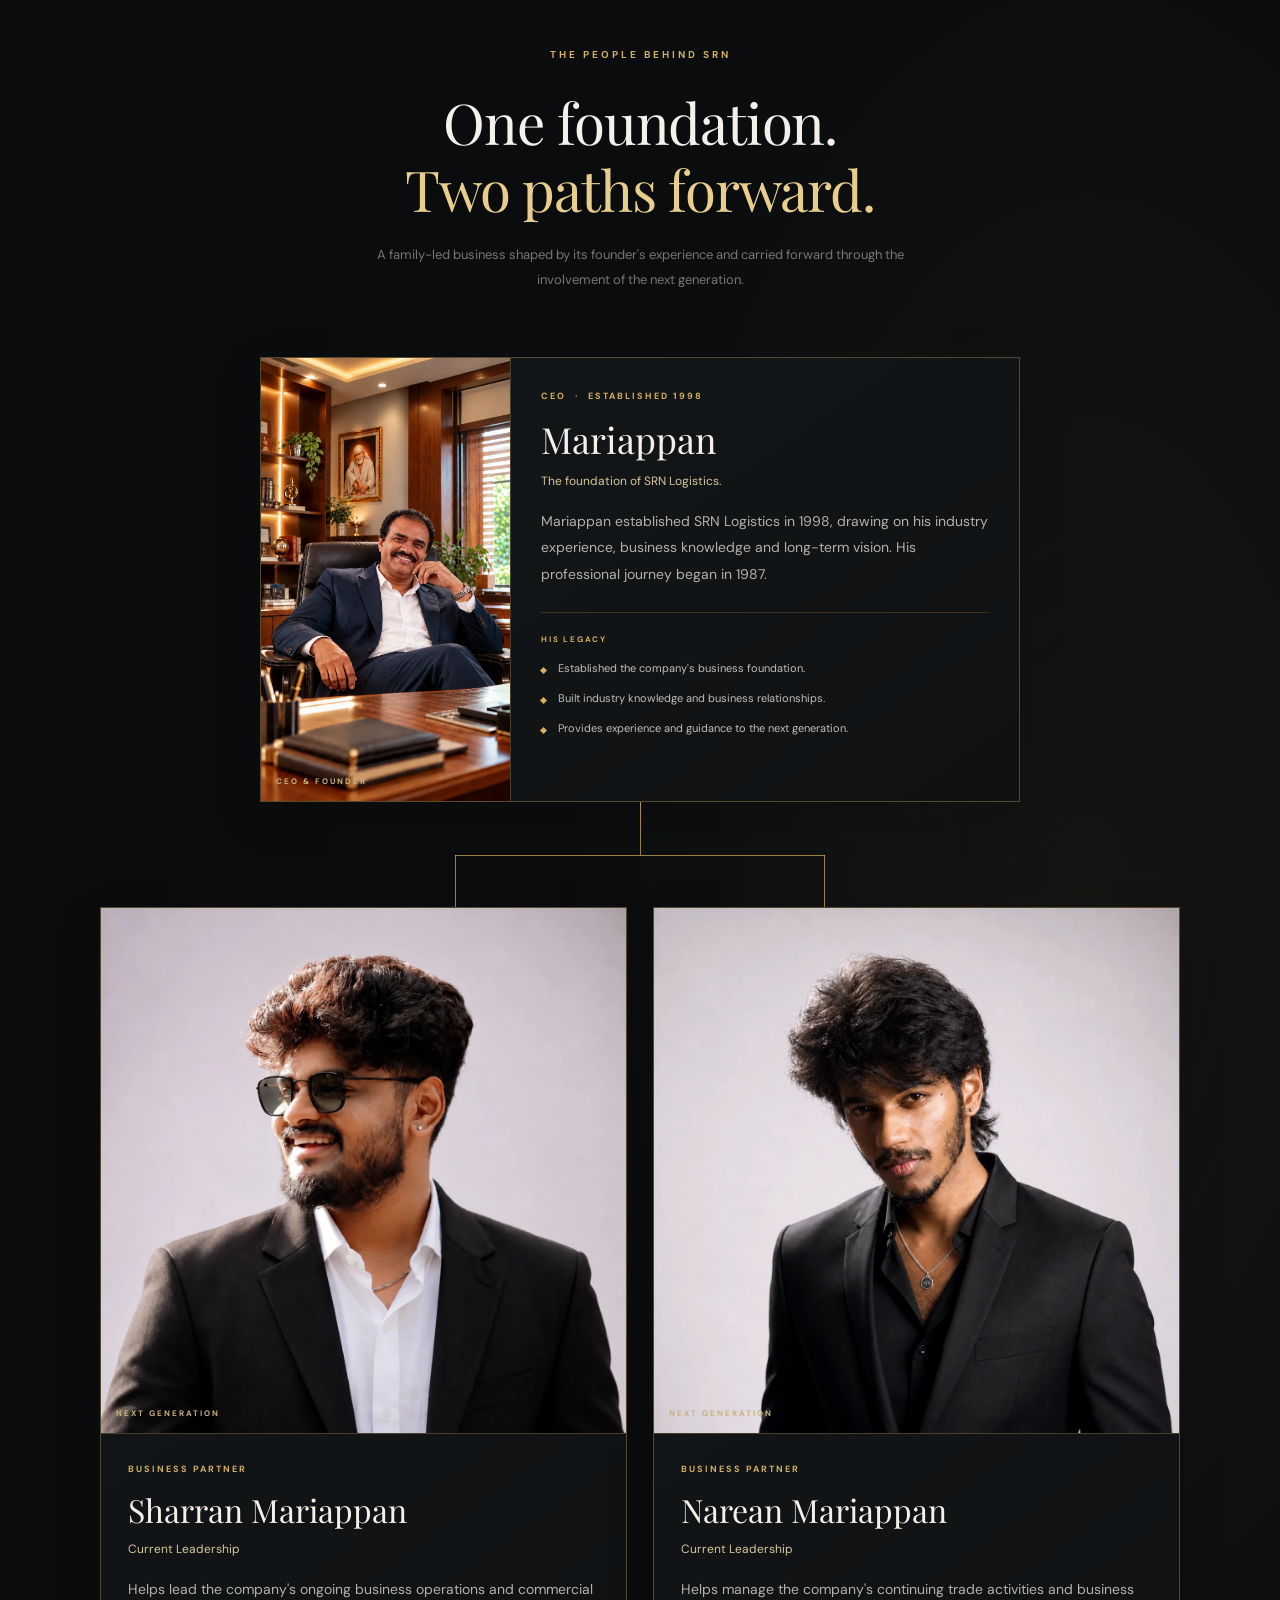
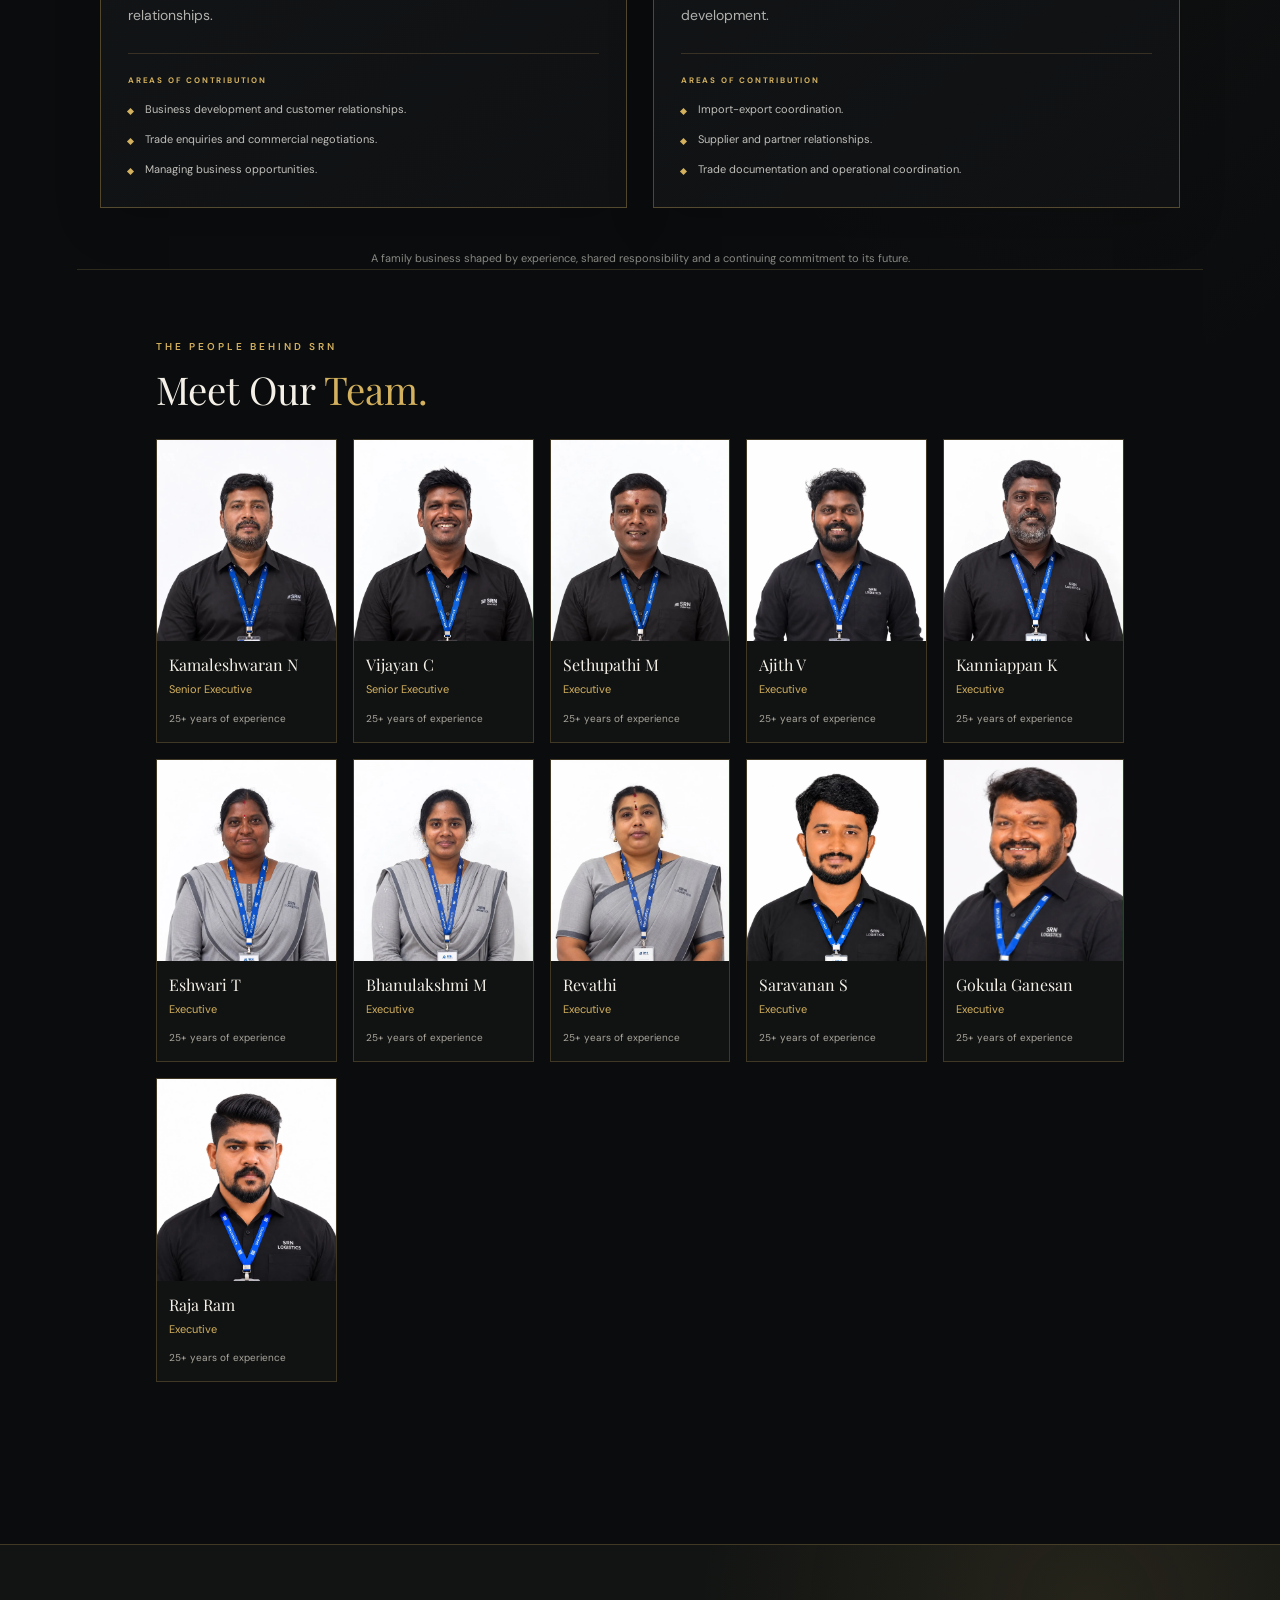
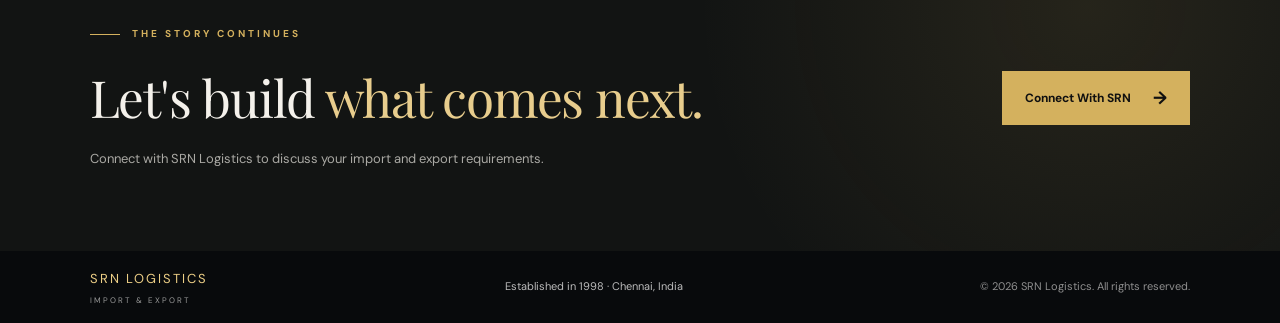
<file: legacy.html>
<!DOCTYPE html>
<html lang="en">
<head>
    <meta charset="UTF-8">
    <meta name="viewport" content="width=device-width, initial-scale=1.0">

    <title>Our Legacy &amp; Leadership | SRN Logistics Chennai</title>

    <meta
    name="description"
    content="Explore the family legacy of SRN Logistics in Chennai, established in 1998 by Mariappan, with business experience dating back to 1987 and continued family leadership."
>

    <meta name="theme-color" content="#080a0c">

    <link rel="stylesheet" href="style.css">


    <link rel="preconnect" href="https://fonts.googleapis.com">
    <link rel="preconnect" href="https://fonts.gstatic.com" crossorigin>

    <link
        href="https://fonts.googleapis.com/css2?family=DM+Sans:wght@400;500;600;700&family=Playfair+Display:wght@400;500;600&display=swap"
        rel="stylesheet"
    >

    <script src="script.js" defer></script>
</head>

<body class="legacy-page">

    <!-- HEADER -->
    <header class="site-header">
        <div class="nav-container">

            <a class="brand" href="index.html" aria-label="SRN Logistics home">
                <span class="logo-placeholder"></span>

                <span class="brand-text">
                    <span class="brand-name">SRN</span>
                    <span class="brand-description">LOGISTICS</span>
                    <span class="brand-tagline">IMPORT &amp; EXPORT</span>
                </span>
            </a>

            <button
                class="menu-toggle"
                id="menuToggle"
                type="button"
                aria-label="Open navigation"
                aria-controls="mainNavigation"
                aria-expanded="false"
            >
                <span></span>
                <span></span>
                <span></span>
            </button>

            <nav class="main-navigation" id="mainNavigation">
                <a class="nav-link" href="index.html">Home</a>
                <a class="nav-link" href="about.html">About SRN</a>

                <a
                    class="nav-link active"
                    href="legacy.html"
                    aria-current="page"
                >
                    Our Legacy &amp; Leadership
                </a>

                <a class="nav-link" href="products.html">
                    Products &amp; Expertise
                </a>

                <a class="nav-link" href="global.html">
                    Global Trade
                </a>

                <a class="nav-link" href="contact.html">Contact Us</a>
            </nav>

            <a class="header-cta" href="contact.html">
                Enquire Now
                <span aria-hidden="true">→</span>
            </a>

        </div>
    </header>

    <main>

        <!-- LEGACY HERO -->

<!-- LEGACY HERO -->
<section class="legacy-hero">

    <div class="legacy-hero-inner">

        <!-- LEFT: INTRODUCTION -->
        <div class="legacy-hero-copy">

            <p class="legacy-eyebrow">
                OUR LEGACY
                <span aria-hidden="true">·</span>
                OUR LEADERSHIP
            </p>

            <h1 class="legacy-title">
                Built on Experience.
                <span>Carried Forward by Generations.</span>
            </h1>

            <p class="legacy-intro">
                From the CEO's professional beginnings in 1987
                to the establishment of BSM Logistics in 1998, our
                journey reflects industry experience, business
                knowledge and a long-term vision carried forward
                by SRN by next generation.
            </p>

            <a class="legacy-button" href="#family-tree">
                Meet Our Leadership
                <span aria-hidden="true">↓</span>
            </a>

        </div>

        <!-- RIGHT: FOUNDER PHOTOGRAPH -->
        <div class="legacy-hero-visual">

            <div class="legacy-hero-image-frame">
                <img
                    src="assets/images/mariappan1.webp"
                    alt="Mariappan, founder of SRN Logistics"
                    class="legacy-hero-founder-image"
                    fetchpriority="high"
                >

                <div class="legacy-hero-image-overlay"></div>

                <div class="legacy-hero-founder-caption">
                    <span>THE CEO</span>
                    <p>Industry experience since 1987</p>
                </div>
            </div>

        </div>

    </div>

    <!-- COMPACT HERITAGE TIMELINE -->
    <div class="legacy-hero-timeline">

        <div class="legacy-hero-timeline-item">
            <span class="legacy-hero-timeline-year">BSM</span>
            <span class="legacy-hero-timeline-label">THE BEGINNING</span>
            <p>CEO's professional journey in the industry.</p>
        </div>

        <div class="legacy-hero-timeline-track">
            <span></span>
        </div>

        <div class="legacy-hero-timeline-item">
            <span class="legacy-hero-timeline-year">SRN</span>
            <span class="legacy-hero-timeline-label">
                ESTABLISHED SRN LOGISTICS
            </span>
            <p>Building on years of experience and industry knowledge.</p>
        </div>

    </div>

    <!-- BOTTOM BRAND VALUES -->
    <div class="legacy-hero-bottom">
        <span>EXPERIENCE</span>
        <span class="legacy-bottom-line"></span>
        <span>CONTINUITY</span>
        <span class="legacy-bottom-line"></span>
        <span>LONG-TERM VISION</span>
    </div>

</section>

        <!-- COMPANY TIMELINE -->
        <section class="legacy-timeline" id="journey">

            <div class="legacy-section-container">

                <div class="legacy-section-heading">

                    <p class="legacy-eyebrow">OUR JOURNEY</p>

                    <h2>
                        A foundation built
                        <span>over time.</span>
                    </h2>

                    <p>
                        Every stage of our journey contributes to the
                        experience and perspective that guide the business
                        today.
                    </p>

                </div>
                <div class="legacy-timeline-grid">

                    <article class="legacy-timeline-item">
                        <span class="legacy-timeline-marker">01</span>

                        <p class="legacy-timeline-year">1987</p>

                        <h3>The Beginning</h3>

                        <p>
                            Mariappan began his professional journey,
                            building the industry experience and business
                            knowledge that would later inform the company's
                            foundation.
                        </p>
                    </article>

                    <article class="legacy-timeline-item">
                        <span class="legacy-timeline-marker">02</span>

                        <p class="legacy-timeline-year">1998-BSM</p>

                        <h3>BSM Logistics Established</h3>

                        <p>
                            BSM Logistics was established by Mariappan,
                            bringing his experience and long-term vision
                            into a dedicated business.
                        </p>
                    </article>

                    <article class="legacy-timeline-item">
                        <span class="legacy-timeline-marker">03</span>

                        <p class="legacy-timeline-year">SRN</p>

                        <h3>The Next Generation</h3>

                        <p>
                            His sons, Sharran Mariappan and Narean Mariappan, are business
                            partners in the company's current leadership,
                            continuing its family-led journey.
                        </p>
                    </article>

                </div>

            </div>

        </section>

        <!-- FAMILY LEADERSHIP TREE -->
        <section class="legacy-leadership" id="family-tree">

            <div class="legacy-section-container">

                <div class="legacy-section-heading legacy-leadership-heading">

                    <p class="legacy-eyebrow">THE PEOPLE BEHIND SRN</p>

                    <h2>
                        One foundation.
                        <span>Two paths forward.</span>
                    </h2>

                    <p>
                        A family-led business shaped by its founder's
                        experience and carried forward through the
                        involvement of the next generation.
                    </p>

                </div>

                <div class="legacy-tree">

                    <!-- FOUNDER -->
                    <article class="legacy-profile legacy-founder">


<div class="legacy-profile-portrait legacy-founder-portrait">
    <img
        class="legacy-founder-photo"
        src="assets/images/mariappan.webp"
        alt="Mariappan, Founder of SRN Logistics"
    >

    <span class="legacy-portrait-label">
        CEO & FOUNDER
    </span>
</div>


                        <div class="legacy-profile-content">

                            <p class="legacy-profile-role">
                                CEO
                                <span>·</span>
                                ESTABLISHED 1998
                            </p>

                            <h3>Mariappan</h3>

                            <p class="legacy-profile-summary">
                                The foundation of SRN Logistics.
                            </p>

                            <p class="legacy-profile-description">
                                Mariappan established SRN Logistics in 1998,
                                drawing on his industry experience, business
                                knowledge and long-term vision. His
                                professional journey began in 1987.
                            </p>

                            <div class="legacy-contribution">

                                <p class="legacy-contribution-label">
                                    HIS LEGACY
                                </p>

                                <ul>
                                    <li>Established the company's business foundation.</li>
                                    <li>Built industry knowledge and business relationships.</li>
                                    <li>Provides experience and guidance to the next generation.</li>
                                </ul>

                            </div>

                        </div>

                    </article>

                    <!-- TREE CONNECTORS -->
                    <div class="legacy-tree-connector" aria-hidden="true">
                        <span class="legacy-tree-stem"></span>
                        <span class="legacy-tree-branch"></span>
                        <span class="legacy-tree-drop legacy-tree-drop-left"></span>
                        <span class="legacy-tree-drop legacy-tree-drop-right"></span>
                    </div>

                    <!-- SONS -->
                    <div class="legacy-sons-grid">

                        <article class="legacy-profile legacy-son">


<div class="legacy-profile-portrait legacy-son-portrait">
    <img
        class="legacy-son-photo"
        src="assets/images/sharran.webp"
        alt="Sharran M, Business Partner at SRN Logistics"
        loading="lazy"
    >

    <span class="legacy-portrait-label">
        NEXT GENERATION
    </span>
</div>


                            <div class="legacy-profile-content">

                                <p class="legacy-profile-role">
                                    BUSINESS PARTNER
                                </p>

                                <h3>Sharran Mariappan</h3>

                                <p class="legacy-profile-summary">
                                    Current Leadership
                                </p>

                                <p class="legacy-profile-description">
                                    Helps lead the company's ongoing business
                                    operations and commercial relationships.
                                </p>

                                <div class="legacy-contribution">

                                    <p class="legacy-contribution-label">
                                        AREAS OF CONTRIBUTION
                                    </p>

                                    <ul>
                                        <li>Business development and customer relationships.</li>
                                        <li>Trade enquiries and commercial negotiations.</li>
                                        <li>Managing business opportunities.</li>
                                    </ul>

                                </div>

                            </div>

                        </article>

                        <article class="legacy-profile legacy-son">


<div class="legacy-profile-portrait legacy-son-portrait">
    <img
        class="legacy-son-photo"
        src="assets/images/narean.webp"
        alt="Narean M, Business Partner at SRN Logistics"
        loading="lazy"
    >

    <span class="legacy-portrait-label">
        NEXT GENERATION
    </span>
</div>


                            <div class="legacy-profile-content">

                                <p class="legacy-profile-role">
                                    BUSINESS PARTNER
                                </p>

                                <h3>Narean Mariappan</h3>

                                <p class="legacy-profile-summary">
                                    Current Leadership
                                </p>

                                <p class="legacy-profile-description">
                                    Helps manage the company's continuing
                                    trade activities and business development.
                                </p>

                                <div class="legacy-contribution">

                                    <p class="legacy-contribution-label">
                                        AREAS OF CONTRIBUTION
                                    </p>

                                    <ul>
                                        <li>Import-export coordination.</li>
                                        <li>Supplier and partner relationships.</li>
                                        <li>Trade documentation and operational coordination.</li>
                                    </ul>

                                </div>

                            </div>

                        </article>

                    </div>

                </div>

                <p class="legacy-tree-note">
                    A family business shaped by experience, shared
                    responsibility and a continuing commitment to its future.
                </p>

            </div>
<!-- MEET OUR TEAM -->
<section class="legacy-team" id="our-team">
    <div class="legacy-team-heading">
        <div>
            <span class="legacy-team-eyebrow">THE PEOPLE BEHIND SRN</span>
            <h2>Meet Our <span>Team.</span></h2>
        </div>
        <p></p>
    </div>


<div class="legacy-team-grid">

    <!-- TEAM MEMBER 01 -->
    <article class="legacy-team-card">
        <div class="legacy-team-photo">
            <img src="assets/images/team/team-01.webp"
                 alt="Team Member 1"
                 loading="lazy">
        </div>
        <div class="legacy-team-info">
            <h3>Kamaleshwaran N</h3>
            <p>Senior Executive</p>
            <span>25+ years of experience</span>
        </div>
    </article>

    <!-- TEAM MEMBER 02 -->
    <article class="legacy-team-card">
        <div class="legacy-team-photo">
            <img src="assets/images/team/team-02.webp"
                 alt="Team Member 2"
                 loading="lazy">
        </div>
        <div class="legacy-team-info">
            <h3>Vijayan C</h3>
            <p>Senior Executive</p>
            <span>25+ years of experience</span>
        </div>
    </article>

    <!-- TEAM MEMBER 03 -->
    <article class="legacy-team-card">
        <div class="legacy-team-photo">
            <img src="assets/images/team/team-03.webp"
                 alt="Team Member 3"
                 loading="lazy">
        </div>
        <div class="legacy-team-info">
            <h3>Sethupathi M</h3>
            <p>Executive</p>
            <span>25+ years of experience</span>
        </div>
    </article>

    <!-- TEAM MEMBER 04 -->
    <article class="legacy-team-card">
        <div class="legacy-team-photo">
            <img src="assets/images/team/team-04.webp"
                 alt="Team Member 4"
                 loading="lazy">
        </div>
        <div class="legacy-team-info">
            <h3>Ajith V</h3>
            <p>Executive</p>
            <span>25+ years of experience</span>
        </div>
    </article>

    <!-- TEAM MEMBER 05 -->
    <article class="legacy-team-card">
        <div class="legacy-team-photo">
            <img src="assets/images/team/team-05.webp"
                 alt="Team Member 5"
                 loading="lazy">
        </div>
        <div class="legacy-team-info">
            <h3>Kanniappan K</h3>
            <p>Executive</p>
            <span>25+ years of experience</span>
        </div>
    </article>

    <!-- TEAM MEMBER 06 -->
    <article class="legacy-team-card">
        <div class="legacy-team-photo">
            <img src="assets/images/team/team-06.webp"
                 alt="Team Member 6"
                 loading="lazy">
        </div>
        <div class="legacy-team-info">
            <h3>Eshwari T</h3>
            <p>Executive</p>
            <span>25+ years of experience</span>
        </div>
    </article>

    <!-- TEAM MEMBER 07 -->
    <article class="legacy-team-card">
        <div class="legacy-team-photo">
            <img src="assets/images/team/team-07.webp"
                 alt="Team Member 7"
                 loading="lazy">
        </div>
        <div class="legacy-team-info">
            <h3>Bhanulakshmi M</h3>
            <p>Executive</p>
            <span>25+ years of experience</span>
        </div>
    </article>

    <!-- TEAM MEMBER 08 -->
    <article class="legacy-team-card">
        <div class="legacy-team-photo">
            <img src="assets/images/team/team-08.webp"
                 alt="Team Member 8"
                 loading="lazy">
        </div>
        <div class="legacy-team-info">
            <h3>Revathi</h3>
            <p>Executive</p>
            <span>25+ years of experience</span>
        </div>
    </article>

    <!-- TEAM MEMBER 09 -->
    <article class="legacy-team-card">
        <div class="legacy-team-photo">
            <img src="assets/images/team/team-09.webp"
                 alt="Team Member 9"
                 loading="lazy">
        </div>
        <div class="legacy-team-info">
            <h3>Saravanan S</h3>
            <p>Executive</p>
            <span>25+ years of experience</span>
        </div>
    </article>

    <!-- TEAM MEMBER 10 -->
    <article class="legacy-team-card">
        <div class="legacy-team-photo">
            <img src="assets/images/team/team-10.webp"
                 alt="Team Member 10"
                 loading="lazy">
        </div>
        <div class="legacy-team-info">
            <h3>Gokula Ganesan</h3>
            <p>Executive</p>
            <span>25+ years of experience</span>
        </div>
    </article>
        <!-- TEAM MEMBER 11 -->
    <article class="legacy-team-card">
        <div class="legacy-team-photo">
            <img src="assets/images/team/team-11.webp"
                 alt="Team Member 11"
                 loading="lazy">
        </div>
        <div class="legacy-team-info">
            <h3>Raja Ram</h3>
            <p>Executive</p>
            <span>25+ years of experience</span>
        </div>
    </article>

</div>

</section>
        </section>


        <!-- CONTACT CTA -->
        <section class="legacy-contact">

            <div class="legacy-contact-inner">

                <div>
                    <p class="legacy-eyebrow">THE STORY CONTINUES</p>

                    <h2>
                        Let's build
                        <span>what comes next.</span>
                    </h2>

                    <p>
                        Connect with SRN Logistics to discuss your
                        import and export requirements.
                    </p>
                </div>

                <a class="legacy-button" href="contact.html">
                    Connect With SRN
                    <span aria-hidden="true">→</span>
                </a>

            </div>

        </section>

    </main>

    <!-- FOOTER -->
    <footer class="site-footer">

        <div class="footer-container">

            <div class="footer-brand">
                <p>SRN LOGISTICS</p>
                <span>IMPORT &amp; EXPORT</span>
            </div>

            <p class="footer-description">
                Established in 1998 · Chennai, India
            </p>

            <p class="footer-copyright">
                &copy; <span id="copyrightYear">2026</span>
                SRN Logistics. All rights reserved.
            </p>

        </div>


    </footer>

</body>
</html>
</file>
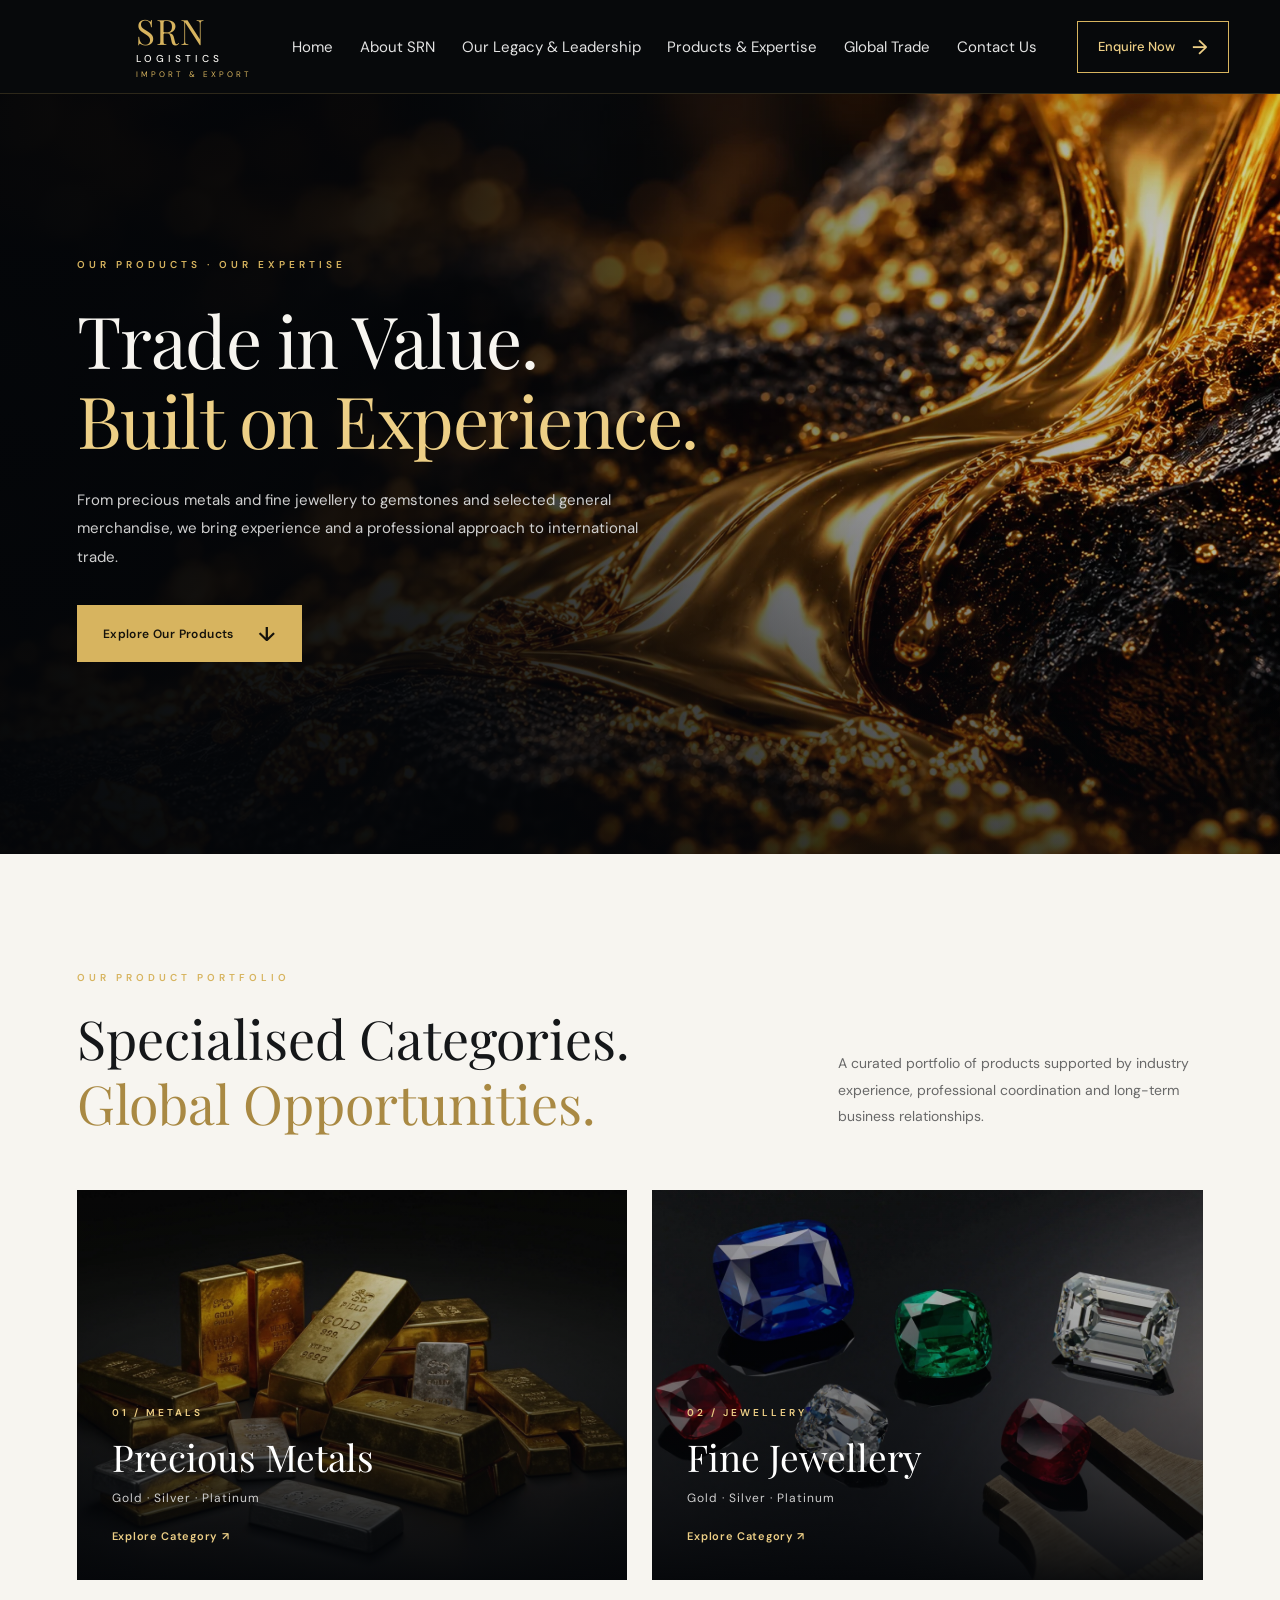
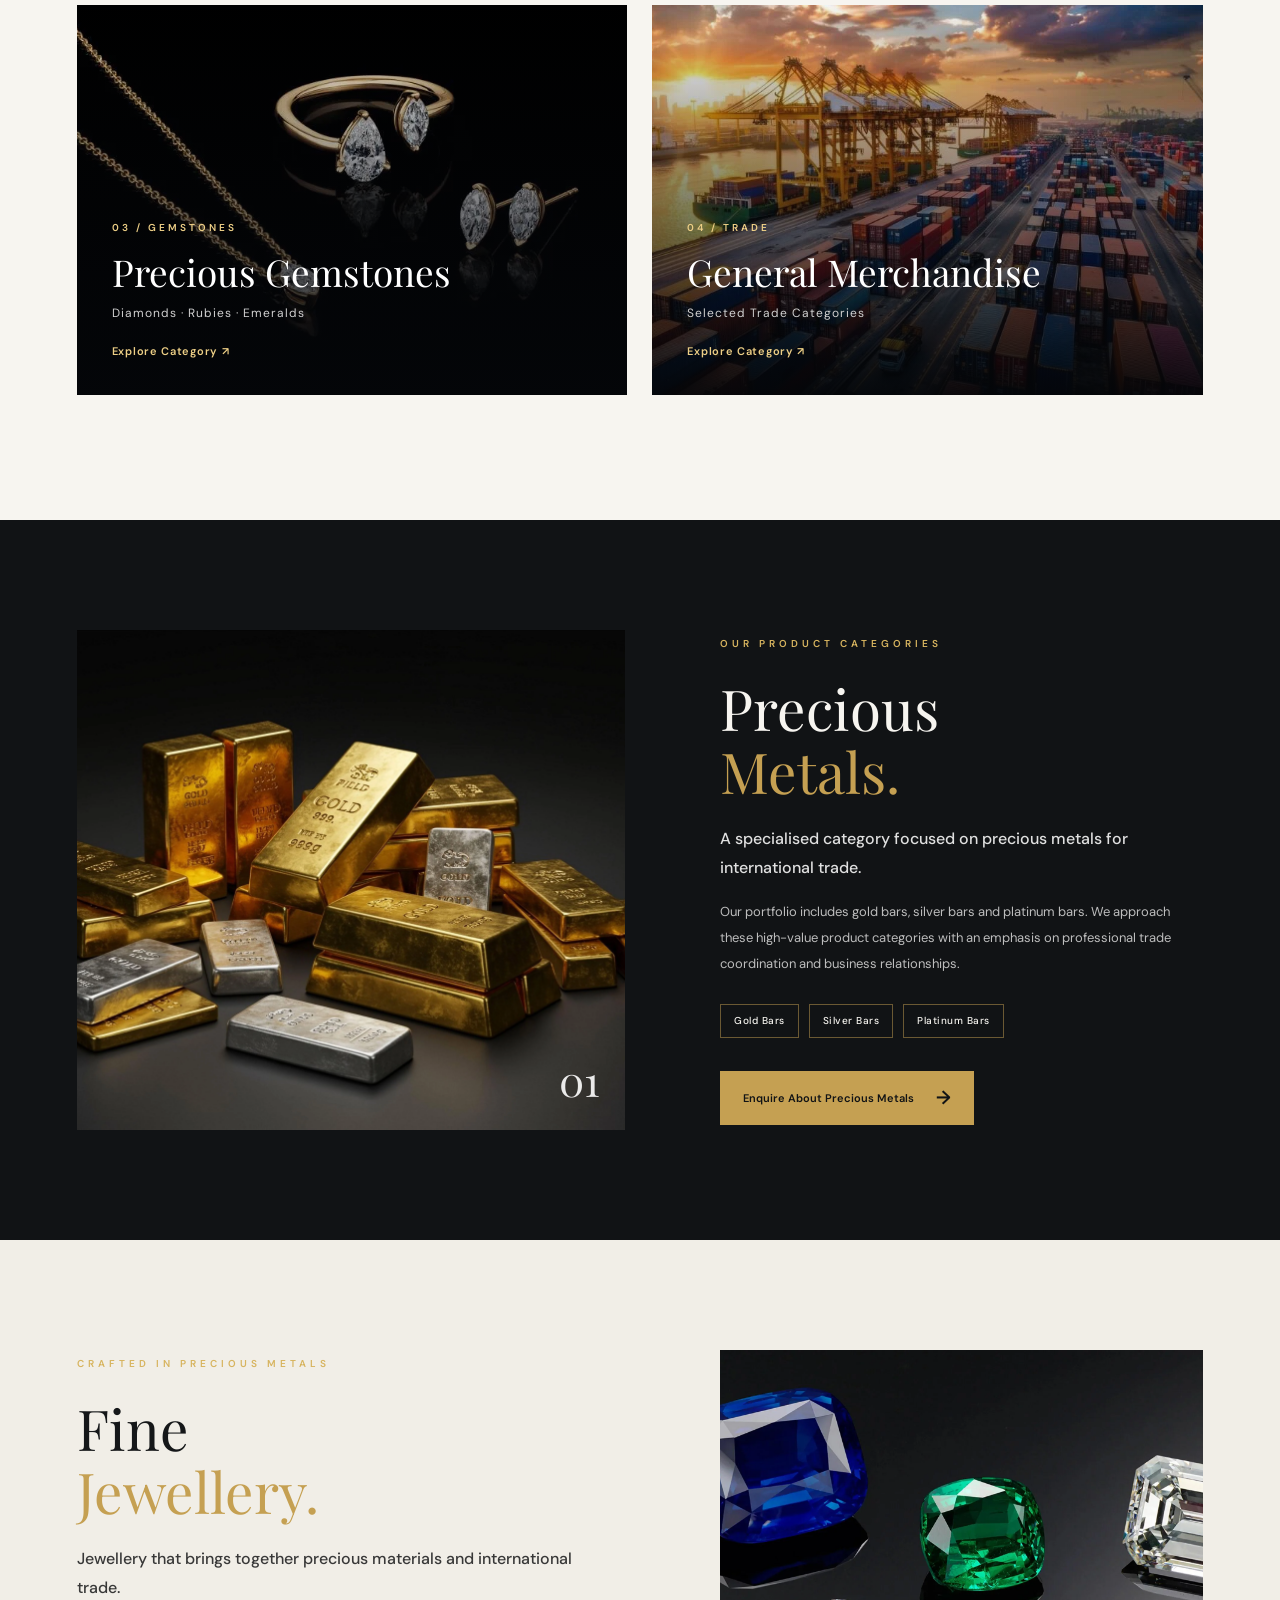
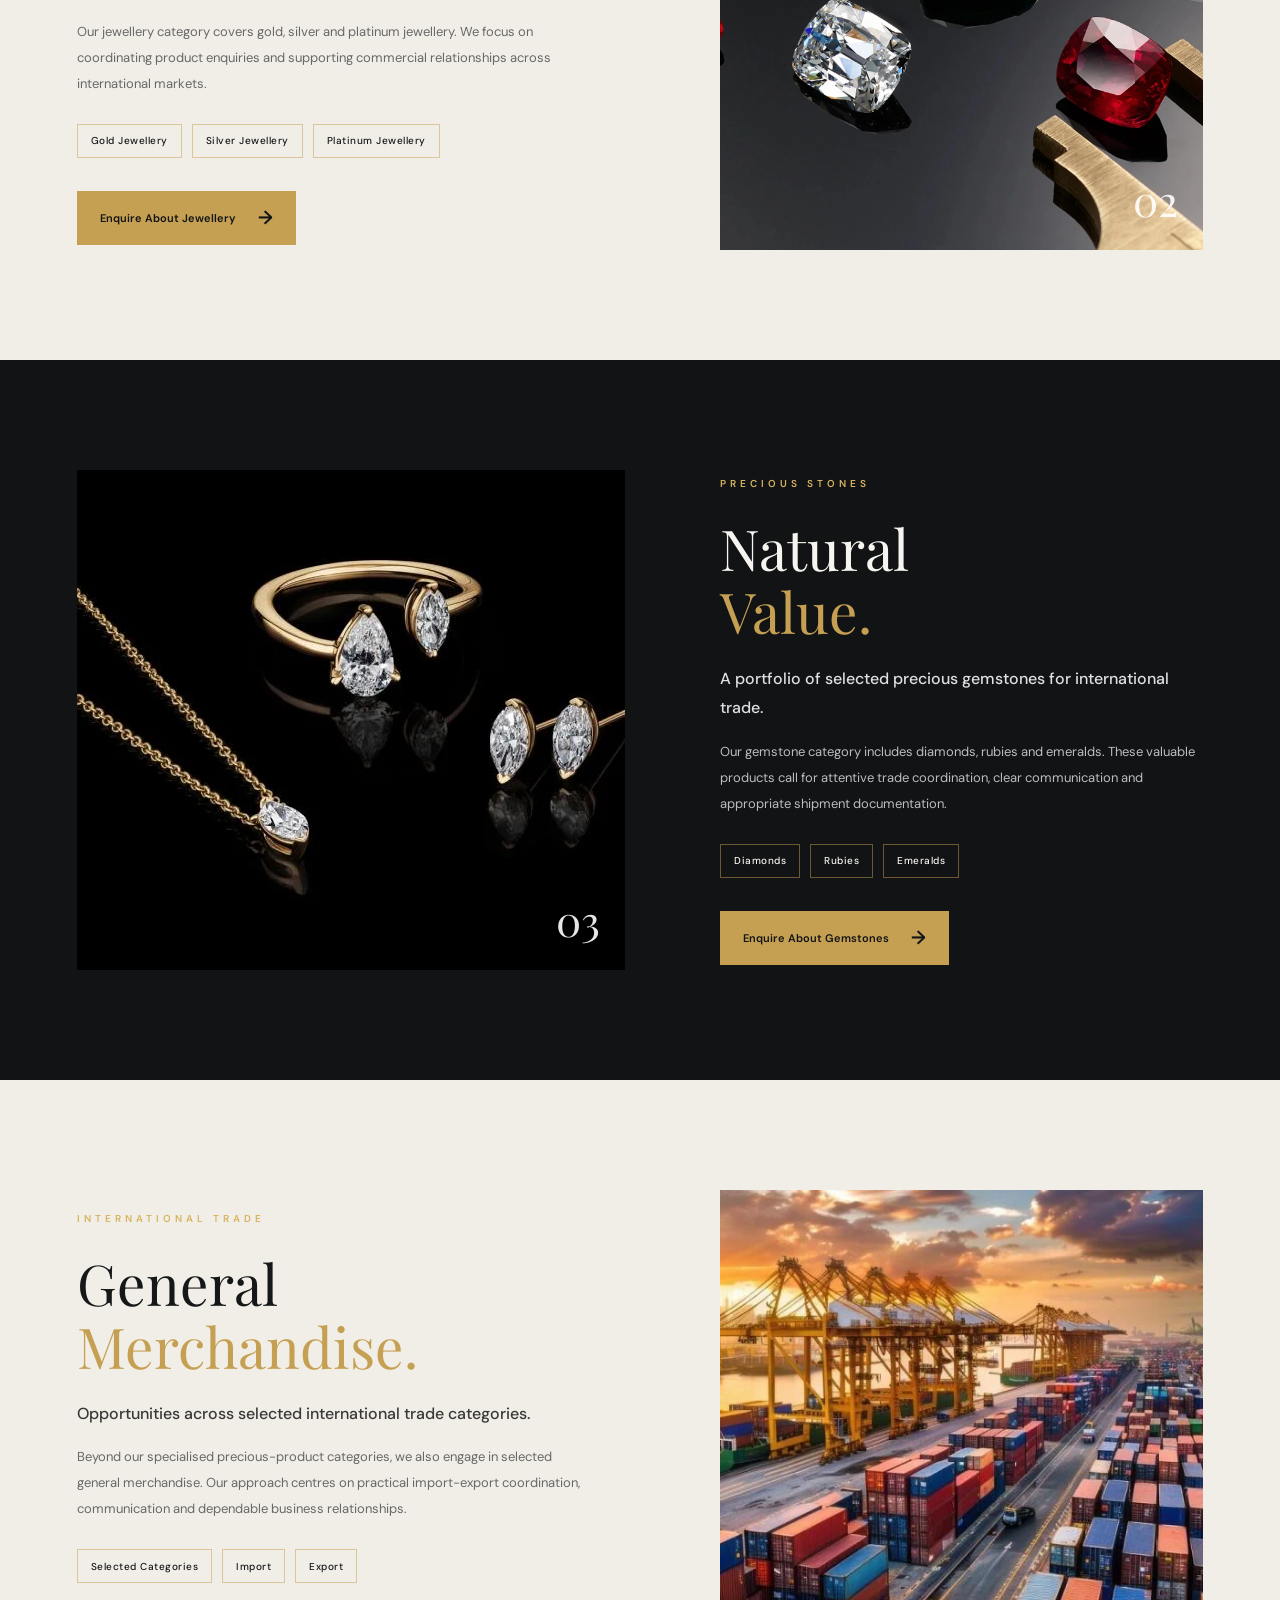
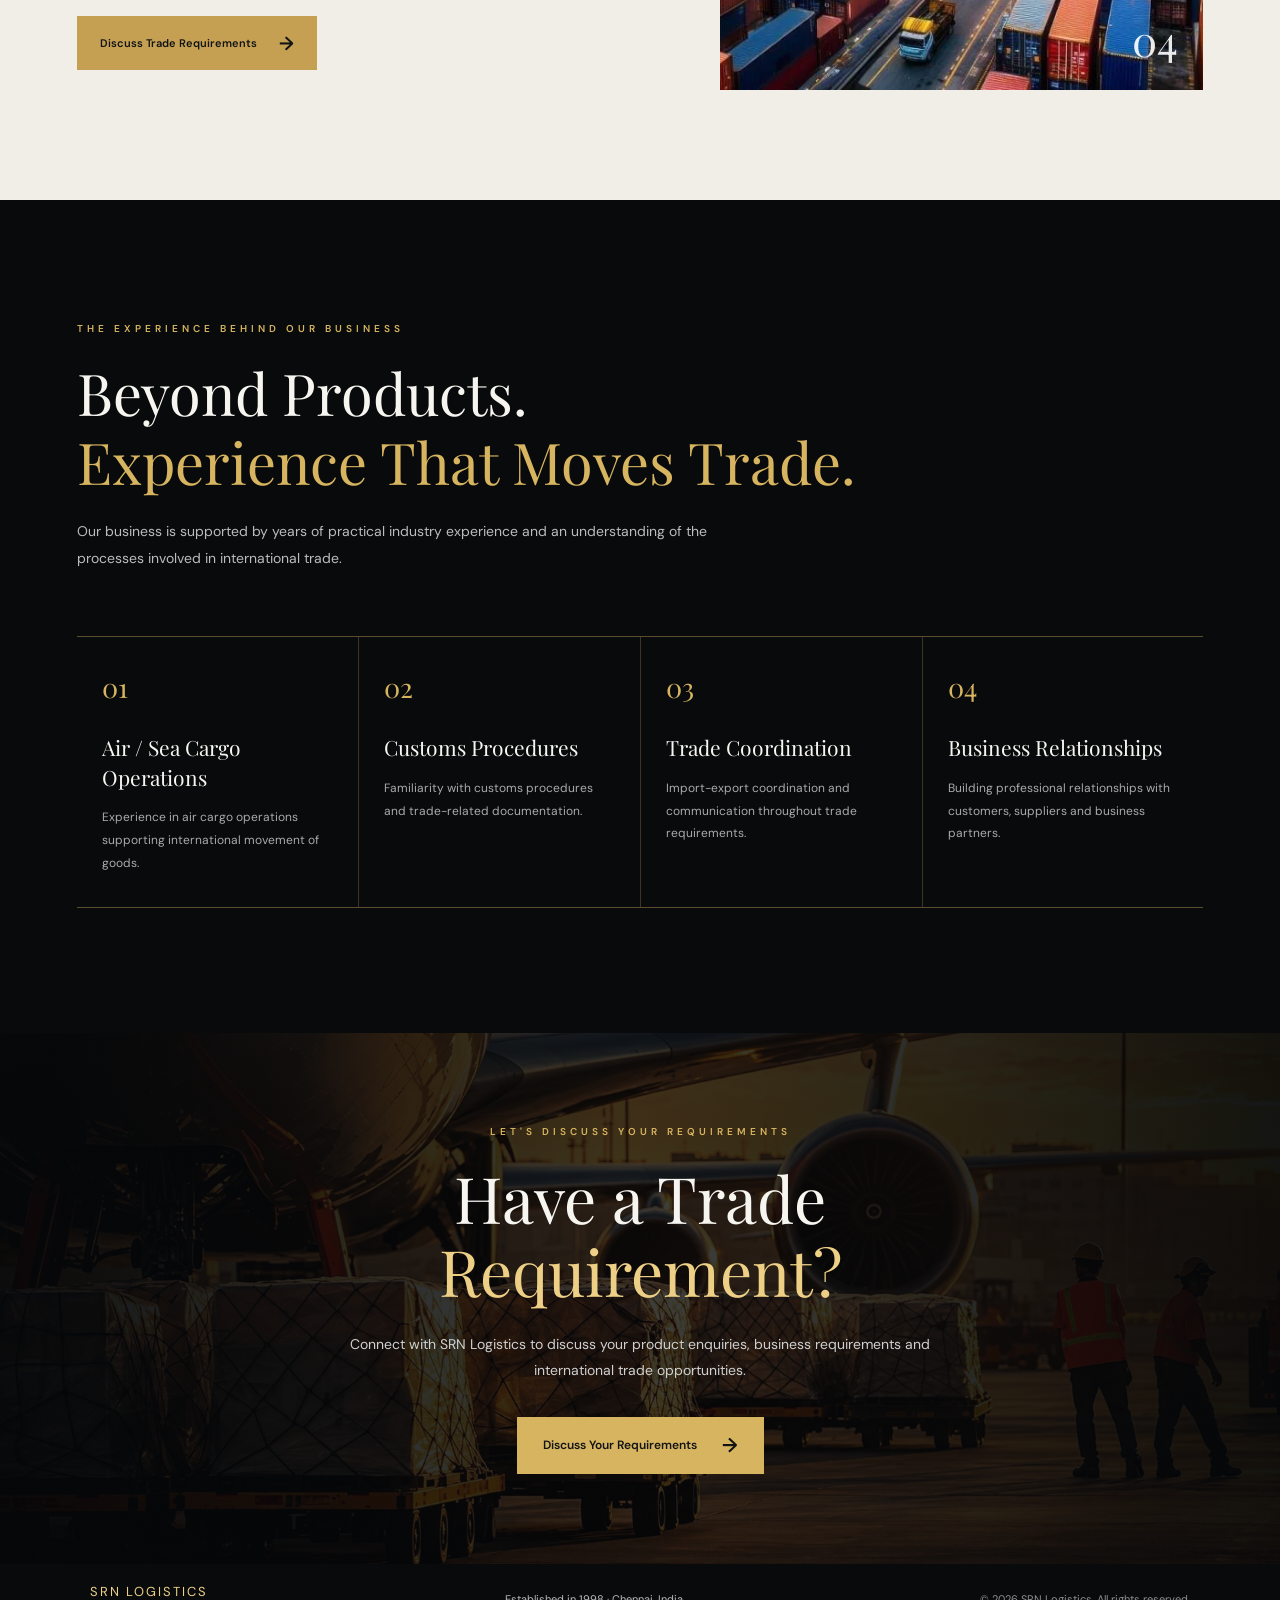
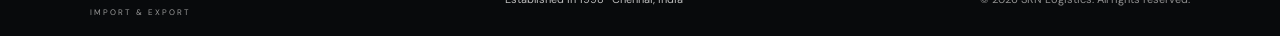
<file: products.html>
<!DOCTYPE html>
<html lang="en">

<head>
    <meta charset="UTF-8">
    <meta name="viewport" content="width=device-width, initial-scale=1.0">

    <title>Precious Metals, Jewellery & Gemstones | SRN Logistics Chennai</title>

    <meta
    name="description"
    content="Explore SRN Logistics Chennai's import and export expertise in gold bars, silver bars, gold and silver jewellery, platinum, diamonds, rubies, emeralds and selected general merchandise."
>

    <meta name="theme-color" content="#080a0c">

    <!-- Shared and page-specific stylesheets -->
    <link rel="stylesheet" href="style.css">
    <link rel="stylesheet" href="products.css">

    <!-- Premium typography -->
    <link rel="preconnect" href="https://fonts.googleapis.com">
    <link rel="preconnect" href="https://fonts.gstatic.com" crossorigin>

    <link
        href="https://fonts.googleapis.com/css2?family=DM+Sans:wght@400;500;600;700&family=Playfair+Display:wght@400;500;600&display=swap"
        rel="stylesheet"
    >

    <script src="script.js" defer></script>
</head>

<body class="products-page">

    <!-- =====================================
         HEADER AND NAVIGATION
    ====================================== -->

    <header class="site-header">

        <div class="nav-container">

            <a class="brand" href="index.html" aria-label="SRN Logistics home">

                <span class="logo-placeholder">
                    <!-- Official company logo can be added here -->
                </span>

                <span class="brand-text">
                    <span class="brand-name">SRN</span>
                    <span class="brand-description">LOGISTICS</span>
                    <span class="brand-tagline">IMPORT &amp; EXPORT</span>
                </span>

            </a>

            <button
                class="menu-toggle"
                id="menuToggle"
                type="button"
                aria-label="Open navigation"
                aria-controls="mainNavigation"
                aria-expanded="false"
            >
                <span></span>
                <span></span>
                <span></span>
            </button>

            <nav class="main-navigation" id="mainNavigation">

                <a class="nav-link" href="index.html">Home</a>

                <a class="nav-link" href="about.html">
                    About SRN
                </a>

                <a class="nav-link" href="legacy.html">
                    Our Legacy &amp; Leadership
                </a>

                <a
                    class="nav-link active"
                    href="products.html"
                    aria-current="page"
                >
                    Products &amp; Expertise
                </a>

                <a class="nav-link" href="global.html">
                    Global Trade
                </a>

                <a class="nav-link" href="contact.html">
                    Contact Us
                </a>

            </nav>

            <a class="header-cta" href="contact.html">
                Enquire Now
                <span aria-hidden="true">→</span>
            </a>

        </div>

    </header>


    <main>

        <!-- =====================================
             01. CINEMATIC HERO
        ====================================== -->

        <section class="products-hero">

            <div class="products-hero-background"></div>

            <div class="products-hero-overlay"></div>

            <div class="products-hero-container">

                <div class="products-hero-content">

                    <p class="products-eyebrow">
                        OUR PRODUCTS
                        <span aria-hidden="true">·</span>
                        OUR EXPERTISE
                    </p>

                    <h1 class="products-hero-title">
                        Trade in Value.
                        <span>Built on Experience.</span>
                    </h1>

                    <p class="products-hero-description">
                        From precious metals and fine jewellery to
                        gemstones and selected general merchandise,
                        we bring experience and a professional approach
                        to international trade.
                    </p>

                    <a
                        class="products-hero-button"
                        href="#product-portfolio"
                    >
                        Explore Our Products
                        <span aria-hidden="true">↓</span>
                    </a>

                </div>

                <div class="products-hero-index">
                    <span></span>
                    <span class=></span>
                    <span></span>
                </div>

            </div>

        </section>


        <!-- =====================================
             02. PRODUCT PORTFOLIO
        ====================================== -->

        <section
            class="product-portfolio"
            id="product-portfolio"
        >

            <div class="products-container">

                <div class="product-portfolio-heading">

                    <div>
                        <p class="products-eyebrow">
                            OUR PRODUCT PORTFOLIO
                        </p>

                        <h2>
                            Specialised Categories.
                            <span>Global Opportunities.</span>
                        </h2>
                    </div>

                    <p>
                        A curated portfolio of products supported
                        by industry experience, professional
                        coordination and long-term business
                        relationships.
                    </p>

                </div>


                <div class="product-category-grid">

                    <!-- PRECIOUS METALS -->

                    <a
                        href="#precious-metals"
                        class="product-category-card"
                    >

                        <div class="product-category-image image-metals">
                        </div>

                        <div class="product-category-overlay"></div>

                        <div class="product-category-content">

                            <span class="product-category-number">
                                01 / METALS
                            </span>

                            <h3>Precious Metals</h3>

                            <p>Gold · Silver · Platinum</p>

                            <span class="product-category-link">
                                Explore Category ↗
                            </span>

                        </div>

                    </a>


                    <!-- FINE JEWELLERY -->

                    <a
                        href="#fine-jewellery"
                        class="product-category-card"
                    >

                        <div class="product-category-image image-jewellery">
                        </div>

                        <div class="product-category-overlay"></div>

                        <div class="product-category-content">

                            <span class="product-category-number">
                                02 / JEWELLERY
                            </span>

                            <h3>Fine Jewellery</h3>

                            <p>Gold · Silver · Platinum</p>

                            <span class="product-category-link">
                                Explore Category ↗
                            </span>

                        </div>

                    </a>


                    <!-- PRECIOUS GEMSTONES -->

                    <a
                        href="#precious-gemstones"
                        class="product-category-card"
                    >

                        <div class="product-category-image image-gemstones">
                        </div>

                        <div class="product-category-overlay"></div>

                        <div class="product-category-content">

                            <span class="product-category-number">
                                03 / GEMSTONES
                            </span>

                            <h3>Precious Gemstones</h3>

                            <p>Diamonds · Rubies · Emeralds</p>

                            <span class="product-category-link">
                                Explore Category ↗
                            </span>

                        </div>

                    </a>


                    <!-- GENERAL MERCHANDISE -->

                    <a
                        href="#general-merchandise"
                        class="product-category-card"
                    >

                        <div class="product-category-image image-merchandise">
                        </div>

                        <div class="product-category-overlay"></div>

                        <div class="product-category-content">

                            <span class="product-category-number">
                                04 / TRADE
                            </span>

                            <h3>General Merchandise</h3>

                            <p>Selected Trade Categories</p>

                            <span class="product-category-link">
                                Explore Category ↗
                            </span>

                        </div>

                    </a>

                </div>

            </div>

        </section>


        <!-- =====================================
             03. PRECIOUS METALS
        ====================================== -->

        <section
            class="product-detail product-detail-dark"
            id="precious-metals"
        >

            <div class="product-detail-container">

                <div class="product-detail-image">
                    <img
                        src="assets/images/product/product1.webp"
                        alt="Gold, silver and platinum bullion bars"
                        loading="lazy"
                    >

                    <span class="product-image-number">01</span>
                </div>

                <div class="product-detail-content">

                    <p class="products-eyebrow">
                        OUR PRODUCT CATEGORIES
                    </p>

                    <h2>
                        Precious
                        <span>Metals.</span>
                    </h2>

                    <p class="product-detail-intro">
                        A specialised category focused on precious
                        metals for international trade.
                    </p>

                    <p class="product-detail-description">
                        Our portfolio includes gold bars, silver bars
                        and platinum bars. We approach these
                        high-value product categories with an
                        emphasis on professional trade coordination
                        and business relationships.
                    </p>

                    <div class="product-detail-tags">
                        <span>Gold Bars</span>
                        <span>Silver Bars</span>
                        <span>Platinum Bars</span>
                    </div>

                    <a
                        class="product-detail-button"
                        href="contact.html"
                    >
                        Enquire About Precious Metals
                        <span aria-hidden="true">→</span>
                    </a>

                </div>

            </div>

        </section>


        <!-- =====================================
             04. FINE JEWELLERY
        ====================================== -->

        <section
            class="product-detail product-detail-light"
            id="fine-jewellery"
        >

            <div class="product-detail-container">

                <div class="product-detail-content">

                    <p class="products-eyebrow">
                        CRAFTED IN PRECIOUS METALS
                    </p>

                    <h2>
                        Fine
                        <span>Jewellery.</span>
                    </h2>

                    <p class="product-detail-intro">
                        Jewellery that brings together precious
                        materials and international trade.
                    </p>

                    <p class="product-detail-description">
                        Our jewellery category covers gold, silver
                        and platinum jewellery. We focus on
                        coordinating product enquiries and
                        supporting commercial relationships
                        across international markets.
                    </p>

                    <div class="product-detail-tags">
                        <span>Gold Jewellery</span>
                        <span>Silver Jewellery</span>
                        <span>Platinum Jewellery</span>
                    </div>

                    <a
                        class="product-detail-button"
                        href="contact.html"
                    >
                        Enquire About Jewellery
                        <span aria-hidden="true">→</span>
                    </a>

                </div>

                <div class="product-detail-image">
                    <img
                        src="assets/images/product/product2.webp"
                        alt="Fine gold and precious-metal jewellery"
                        loading="lazy"
                    >

                    <span class="product-image-number">02</span>
                </div>

            </div>

        </section>


        <!-- =====================================
             05. PRECIOUS GEMSTONES
        ====================================== -->

        <section
            class="product-detail product-detail-dark"
            id="precious-gemstones"
        >

            <div class="product-detail-container">

                <div class="product-detail-image">
                    <img
                        src="assets/images/product/product3.webp"
                        alt="Diamonds, rubies and emeralds"
                        loading="lazy"
                    >

                    <span class="product-image-number">03</span>
                </div>

                <div class="product-detail-content">

                    <p class="products-eyebrow">
                        PRECIOUS STONES
                    </p>

                    <h2>
                        Natural
                        <span>Value.</span>
                    </h2>

                    <p class="product-detail-intro">
                        A portfolio of selected precious gemstones
                        for international trade.
                    </p>

                    <p class="product-detail-description">
                        Our gemstone category includes diamonds,
                        rubies and emeralds. These valuable products
                        call for attentive trade coordination,
                        clear communication and appropriate
                        shipment documentation.
                    </p>

                    <div class="product-detail-tags">
                        <span>Diamonds</span>
                        <span>Rubies</span>
                        <span>Emeralds</span>
                    </div>

                    <a
                        class="product-detail-button"
                        href="contact.html"
                    >
                        Enquire About Gemstones
                        <span aria-hidden="true">→</span>
                    </a>

                </div>

            </div>

        </section>


        <!-- =====================================
             06. GENERAL MERCHANDISE
        ====================================== -->

        <section
            class="product-detail product-detail-light"
            id="general-merchandise"
        >

            <div class="product-detail-container">

                <div class="product-detail-content">

                    <p class="products-eyebrow">
                        INTERNATIONAL TRADE
                    </p>

                    <h2>
                        General
                        <span>Merchandise.</span>
                    </h2>

                    <p class="product-detail-intro">
                        Opportunities across selected
                        international trade categories.
                    </p>

                    <p class="product-detail-description">
                        Beyond our specialised precious-product
                        categories, we also engage in selected
                        general merchandise. Our approach centres
                        on practical import-export coordination,
                        communication and dependable business
                        relationships.
                    </p>

                    <div class="product-detail-tags">
                        <span>Selected Categories</span>
                        <span>Import</span>
                        <span>Export</span>
                    </div>

                    <a
                        class="product-detail-button"
                        href="contact.html"
                    >
                        Discuss Trade Requirements
                        <span aria-hidden="true">→</span>
                    </a>

                </div>

                <div class="product-detail-image">
                    <img
                        src="assets/images/product/product4.webp"
                        alt="International cargo and merchandise operations"
                        loading="lazy"
                    >

                    <span class="product-image-number">04</span>
                </div>

            </div>

        </section>


        <!-- =====================================
             07. TRADE EXPERTISE
        ====================================== -->

        <section class="trade-expertise">

            <div class="trade-expertise-container">

                <div class="trade-expertise-heading">

                    <p class="products-eyebrow">
                        THE EXPERIENCE BEHIND OUR BUSINESS
                    </p>

                    <h2>
                        Beyond Products.
                        <span>Experience That Moves Trade.</span>
                    </h2>

                    <p>
                        Our business is supported by years of
                        practical industry experience and an
                        understanding of the processes involved
                        in international trade.
                    </p>

                </div>


                <div class="trade-expertise-grid">

                    <article class="trade-expertise-item">

                        <span>01</span>

                        <h3>Air / Sea Cargo Operations</h3>

                        <p>
                            Experience in air cargo operations
                            supporting international movement
                            of goods.
                        </p>

                    </article>


                    <article class="trade-expertise-item">

                        <span>02</span>

                        <h3>Customs Procedures</h3>

                        <p>
                            Familiarity with customs procedures
                            and trade-related documentation.
                        </p>

                    </article>


                    <article class="trade-expertise-item">

                        <span>03</span>

                        <h3>Trade Coordination</h3>

                        <p>
                            Import-export coordination and
                            communication throughout trade
                            requirements.
                        </p>

                    </article>


                    <article class="trade-expertise-item">

                        <span>04</span>

                        <h3>Business Relationships</h3>

                        <p>
                            Building professional relationships
                            with customers, suppliers and
                            business partners.
                        </p>

                    </article>

                </div>

            </div>

        </section>


        <!-- =====================================
             08. FINAL ENQUIRY SECTION
        ====================================== -->

        <section class="products-enquiry">

            <div class="products-enquiry-overlay"></div>

            <div class="products-enquiry-container">

                <p class="products-eyebrow">
                    LET'S DISCUSS YOUR REQUIREMENTS
                </p>

                <h2>
                    Have a Trade
                    <span>Requirement?</span>
                </h2>

                <p>
                    Connect with SRN Logistics to discuss your
                    product enquiries, business requirements
                    and international trade opportunities.
                </p>

                <a
                    class="products-enquiry-button"
                    href="contact.html"
                >
                    Discuss Your Requirements
                    <span aria-hidden="true">→</span>
                </a>

            </div>

        </section>

    </main>


    <!-- =====================================
         FOOTER
    ====================================== -->

    <footer class="site-footer">

        <div class="footer-container">

            <div class="footer-brand">
                <p>SRN LOGISTICS</p>
                <span>IMPORT &amp; EXPORT</span>
            </div>

            <p class="footer-description">
                Established in 1998 · Chennai, India
            </p>

            <p class="footer-copyright">
                &copy;
                <span id="copyrightYear">2026</span>
                SRN Logistics. All rights reserved.
            </p>

        </div>

    </footer>

</body>
</html>
</file>
<file: style.css>
/* =========================================
   SRN LOGISTICS ÃƒÆ’Ã‚Â¢ÃƒÂ¢Ã¢â‚¬Å¡Ã‚Â¬ÃƒÂ¢Ã¢â€šÂ¬Ã‚Â GLOBAL DESIGN SYSTEM
========================================= */

:root {
    --color-black: #080a0c;
    --color-black-soft: #111315;
    --color-gold: #d7b45f;
    --color-gold-light: #edcf86;
    --color-white: #f7f5f0;
    --color-muted: #c0c0c0;
    --color-text-dark: #151719;
    --color-text-muted: #686868;
    --color-border: rgba(215, 180, 95, 0.5);

    --font-heading: "Playfair Display", Georgia, serif;
    --font-body: "DM Sans", Arial, sans-serif;

    --container-width: 1360px;
}

/* =========================================
   RESET AND BASE STYLES
========================================= */

* {
    box-sizing: border-box;
    margin: 0;
    padding: 0;
}

html {
    scroll-behavior: smooth;
    scroll-padding-top: 100px;
}

body {
    min-width: 320px;
    background: var(--color-black);
    color: var(--color-white);
    font-family: var(--font-body);
    -webkit-font-smoothing: antialiased;
}

body,
button,
a {
    font-family: var(--font-body);
}

a {
    color: inherit;
    text-decoration: none;
}

button {
    font: inherit;
}

button:focus-visible,
a:focus-visible {
    outline: 2px solid var(--color-gold-light);
    outline-offset: 5px;
}

img {
    display: block;
    max-width: 100%;
}

button {
    -webkit-tap-highlight-color: transparent;
}

/* =========================================
   HEADER
========================================= */

.site-header {
    position: relative;
    z-index: 100;
    width: 100%;
    height: 94px;
    background: rgba(8, 10, 12, 0.98);
    border-bottom: 1px solid rgba(215, 180, 95, 0.18);
}

.nav-container {
    width: min(1460px, 92%);
    height: 100%;
    margin: 0 auto;

    display: flex;
    align-items: center;
    justify-content: space-between;
    gap: 24px;
}

/* BRAND AND LOGO PLACEHOLDER */

.brand {
    display: flex;
    align-items: center;
    gap: 13px;
    flex-shrink: 0;
}

/*
   Empty area reserved for the official logo.
   The logo image can be added later without
   redesigning the navigation.
*/

.logo-placeholder {
    display: block;
    width: 72px;
    height: 62px;
    flex: 0 0 72px;
    background: transparent;
}

.logo-placeholder img {
    width: 100%;
    height: 100%;
    object-fit: contain;
}

.brand-text {
    display: flex;
    flex-direction: column;
    align-items: flex-start;
    gap: 4px;
}

.brand-name {
    color: var(--color-gold);
    font-family: var(--font-heading);
    font-size: 35px;
    font-weight: 400;
    letter-spacing: 1px;
    line-height: 1;
}

.brand-description {
    color: var(--color-white);
    font-size: 10px;
    font-weight: 500;
    letter-spacing: 4px;
    line-height: 1.3;
}

.brand-tagline {
    color: var(--color-gold);
    font-size: 8px;
    letter-spacing: 3px;
    line-height: 1.4;
}

/* =========================================
   DESKTOP NAVIGATION
========================================= */

.main-navigation {
    display: flex;
    align-items: center;
    justify-content: center;
    gap: clamp(16px, 2.1vw, 34px);
}

.nav-link {
    position: relative;
    padding: 12px 0;
    color: #e3e3e3;
    font-size: 15px;
    font-weight: 400;
    white-space: nowrap;

    transition: color 0.25s ease;
}

.nav-link:hover,
.nav-link.active {
    color: var(--color-gold-light);
}

.nav-link.active::after {
    position: absolute;
    right: 0;
    bottom: 2px;
    left: 0;

    height: 2px;
    background: var(--color-gold);

    content: "";
}

/* HEADER CALL TO ACTION */

.header-cta {
    display: inline-flex;
    align-items: center;
    justify-content: center;
    gap: 17px;

    padding: 15px 20px;
    border: 1px solid var(--color-gold);

    color: var(--color-gold-light);
    font-size: 13px;
    font-weight: 500;
    white-space: nowrap;

    transition:
        background 0.25s ease,
        color 0.25s ease;
}

.header-cta span {
    font-size: 20px;
    line-height: 1;
}

.header-cta:hover {
    background: var(--color-gold);
    color: var(--color-black);
}

/* MOBILE MENU BUTTON */

.menu-toggle {
    display: none;
    width: 44px;
    height: 42px;
    padding: 10px;

    flex-direction: column;
    align-items: center;
    justify-content: center;
    gap: 5px;

    background: transparent;
    border: 1px solid var(--color-border);
    cursor: pointer;
}

.menu-toggle span {
    display: block;
    width: 19px;
    height: 1px;
    background: var(--color-gold-light);
}

/* =========================================
   HERO SECTION
========================================= */

.hero-section {
    position: relative;
    isolation: isolate;
    width: 100%;
    height: min(690px, calc(100svh - 94px));
    min-height: 620px;
    overflow: hidden;
    background: var(--color-black);
}

/* BACKGROUND IMAGE LAYERS */

.hero-backgrounds {
    position: absolute;
    z-index: -3;
    inset: 0;
    overflow: hidden;
}

.hero-background {
    position: absolute;
    inset: 0;

    background-color: var(--color-black);
    background-position: center;
    background-repeat: no-repeat;
    background-size: cover;

    opacity: 0;
    transform: scale(1.035);

    transition:
        opacity 1.2s ease-in-out,
        transform 7.5s linear;
}

.hero-background.active {
    opacity: 1;
    transform: scale(1);
}

/*
   Temporary remote image sources.
   We will replace these with the generated
   images stored in assets/images/.
*/

/* =========================================
   HOMEPAGE BACKGROUND IMAGES
   Four slides: Gold, Jewellery, Gemstones, Cargo
========================================= */

/* =========================================
   SRN LOGISTICS â€” HOMEPAGE BACKGROUND IMAGES
========================================= */

.hero-background-gold {
    background-image: url("assets/images/01-precious-metals.webp");
    background-position: center;
    background-repeat: no-repeat;
    background-size: cover;
}

.hero-background-jewellery {
    background-image: url("assets/images/02-jewellery.webp");
    background-position: center;
    background-repeat: no-repeat;
    background-size: cover;
}

.hero-background-gemstones {
    background-image: url("assets/images/03-precious-stones.webp");
    background-position: center;
    background-repeat: no-repeat;
    background-size: cover;
}

.hero-background-cargo {
    background-image: url("assets/images/04-global-cargo.webp");
    background-position: center;
    background-repeat: no-repeat;
    background-size: cover;
}


/* DARK GRADIENT FOR TEXT READABILITY */

.hero-overlay {
    position: absolute;
    z-index: -2;
    inset: 0;

    background:
        linear-gradient(
            90deg,
            rgba(4, 6, 9, 0.98) 0%,
            rgba(4, 6, 9, 0.94) 22%,
            rgba(4, 6, 9, 0.76) 41%,
            rgba(4, 6, 9, 0.24) 67%,
            rgba(4, 6, 9, 0.12) 100%
        ),
        linear-gradient(
            0deg,
            rgba(4, 6, 9, 0.66) 0%,
            transparent 30%,
            transparent 80%,
            rgba(4, 6, 9, 0.12) 100%
        );
}

/* HERO CONTENT */

.hero-container {
    display: flex;
    align-items: center;

    width: min(1270px, 78%);
    height: 100%;
    margin: 0 auto;

    padding: 48px 0 100px;
}

.hero-content {
    width: 100%;
    max-width: 600px;
}

.hero-eyebrow {
    margin-bottom: 23px;

    color: var(--color-gold);
    font-size: 10px;
    font-weight: 600;
    letter-spacing: 4px;
    line-height: 1.8;
    text-transform: uppercase;
}

.hero-title {
    max-width: 600px;

    color: var(--color-white);
    font-family: var(--font-heading);
    font-size: clamp(46px, 4.3vw, 70px);
    font-weight: 400;
    line-height: 1.055;
    letter-spacing: -1.5px;
}

.hero-title span {
    color: var(--color-gold-light);
}

.hero-description {
    max-width: 520px;
    margin-top: 23px;

    color: #cecece;
    font-size: 15px;
    font-weight: 400;
    line-height: 1.85;
}

/* HERO BUTTONS */

.hero-actions {
    display: flex;
    align-items: center;
    flex-wrap: wrap;
    gap: 15px;

    margin-top: 30px;
}

.button {
    display: inline-flex;
    align-items: center;
    justify-content: center;
    gap: 22px;

    min-height: 58px;
    padding: 0 24px;

    font-size: 13px;
    font-weight: 600;

    transition:
        background 0.25s ease,
        color 0.25s ease,
        border-color 0.25s ease;
}

.button span {
    font-size: 21px;
    line-height: 1;
}

.button-primary {
    border: 1px solid var(--color-gold);
    background: var(--color-gold);
    color: #15120b;
}

.button-primary:hover {
    border-color: var(--color-gold-light);
    background: var(--color-gold-light);
}

.button-outline {
    border: 1px solid var(--color-gold);
    background: rgba(8, 10, 12, 0.2);
    color: var(--color-white);
}

.button-outline:hover {
    background: var(--color-gold);
    color: var(--color-black);
}

/* =========================================
   CAROUSEL ARROWS
========================================= */

.carousel-arrow {
    position: absolute;
    z-index: 5;
    top: 47%;

    display: grid;
    place-items: center;

    width: 48px;
    height: 48px;
    border: 1px solid rgba(255, 255, 255, 0.35);
    border-radius: 50%;

    background: rgba(5, 7, 9, 0.5);
    color: var(--color-white);

    font-size: 28px;
    font-weight: 300;
    line-height: 1;

    cursor: pointer;

    transition:
        background 0.25s ease,
        color 0.25s ease,
        border-color 0.25s ease;
}

.carousel-arrow:hover {
    border-color: var(--color-gold);
    background: var(--color-gold);
    color: var(--color-black);
}

.carousel-previous {
    left: 30px;
}

.carousel-next {
    right: 30px;
}

/* =========================================
   CAROUSEL INDICATORS
========================================= */

.carousel-indicators {
    position: absolute;
    z-index: 5;
    bottom: 102px;
    left: 50%;

    display: flex;
    align-items: center;
    gap: 11px;

    transform: translateX(-50%);
}

.carousel-indicator {
    width: 9px;
    height: 9px;
    padding: 0;

    border: 0;
    border-radius: 50%;

    background: rgba(255, 255, 255, 0.35);
    cursor: pointer;

    transition:
        background 0.25s ease,
        transform 0.25s ease;
}

.carousel-indicator.active {
    background: var(--color-gold);
    transform: scale(1.15);
}

.carousel-counter {
    position: absolute;
    z-index: 5;
    right: max(6%, calc((100% - 1460px) / 2));
    bottom: 100px;

    display: flex;
    gap: 9px;

    color: #e5e5e5;
    font-size: 12px;
    letter-spacing: 2px;
}

.carousel-counter #currentSlide {
    color: var(--color-gold-light);
}

/* =========================================
   CATEGORY STRIP
========================================= */

.category-strip {
    position: absolute;
    z-index: 4;
    right: 0;
    bottom: 0;
    left: 0;

    display: grid;
    grid-template-columns: repeat(4, minmax(0, 1fr));
    align-items: center;

    min-height: 75px;
    padding: 0 max(4.5%, calc((100% - 1460px) / 2));

    border-top: 1px solid var(--color-border);
    background: rgba(4, 6, 8, 0.88);
    backdrop-filter: blur(8px);
}

.category-link {
    display: flex;
    align-items: center;
    justify-content: center;
    gap: 15px;

    min-height: 26px;
    padding: 0 12px;

    color: #f0f0f0;
    font-size: 10px;
    font-weight: 500;
    letter-spacing: 1.7px;
    text-align: center;

    transition: color 0.25s ease;
}

.category-link + .category-link {
    border-left: 1px solid rgba(215, 180, 95, 0.45);
}

.category-link:hover {
    color: var(--color-gold-light);
}

.category-number {
    color: var(--color-gold);
    font-size: 10px;
    letter-spacing: 1px;
}

/* =========================================
   EXPERTISE SECTION
========================================= */

.expertise-section {
    padding: 24px 0 26px;
    background: var(--color-white);
    color: var(--color-text-dark);
}

.section-container {
    width: min(var(--container-width), 86%);
    margin: 0 auto;
}


/* EXPERTISE INTRO */

.expertise-heading {
    display: grid;
    grid-template-columns: minmax(0, 0.9fr) minmax(0, 1.1fr);
    align-items: center;
    column-gap: 72px;
    row-gap: 24px;
    margin-bottom: 28px;
}

.section-heading-content {
    min-width: 0;
    max-width: 460px;
}

.section-eyebrow {
    display: flex;
    align-items: center;
    gap: 13px;

    margin-bottom: 18px;

    color: #99732b;
    font-size: 10px;
    font-weight: 700;
    letter-spacing: 3px;
}

.section-eyebrow::before {
    width: 36px;
    height: 1px;
    flex-shrink: 0;

    background: #b58a36;
    content: "";
}

.section-heading-content h2 {
    max-width: 450px;
    margin: 0;

    color: #141619;
    font-family: var(--font-heading);
    font-size: clamp(34px, 3.2vw, 46px);
    font-weight: 400;
    line-height: 1.15;
    letter-spacing: -0.8px;
}

.section-description {
    max-width: 540px;
    margin: 0;
    padding: 0;

    color: var(--color-text-muted);
    font-size: 13px;
    line-height: 1.9;
}

/* The heading link is no longer used */
.section-link {
    display: none !important;
}

/* Responsive heading layout */

@media (max-width: 760px) {
    .expertise-heading {
        grid-template-columns: minmax(0, 1fr);
        gap: 18px;
        margin-bottom: 24px;
    }

    .section-heading-content h2 {
        font-size: clamp(32px, 8vw, 40px);
    }

    .section-description {
        max-width: 100%;
        font-size: 12px;
        line-height: 1.8;
    }
}

/* =========================================
   EXPERTISE CARDS — PREMIUM INTERACTIVE DESIGN
========================================= */

.expertise-grid {
    display: grid;
    grid-template-columns: repeat(4, minmax(0, 1fr));
    gap: 18px;
}

.expertise-card {
    position: relative;
    isolation: isolate;

    display: flex;
    align-items: flex-end;

    min-width: 0;
    height: clamp(160px, 22vh, 200px);
    min-height: 0;
    overflow: hidden;

    background: #191b1d;
    color: var(--color-white);
    text-decoration: none;

    border: 1px solid rgba(215, 180, 95, 0.18);

    transition:
        border-color 0.4s ease,
        box-shadow 0.4s ease,
        transform 0.4s ease;
}

/* Image layer */

.expertise-image {
    position: absolute;
    z-index: -2;
    inset: 0;

    background-position: center;
    background-repeat: no-repeat;
    background-size: cover;

    transform: scale(1);
    transition: transform 0.8s cubic-bezier(0.2, 0.7, 0.2, 1);
}

/* Existing image sources */

.image-precious-metals {
    background-image: url("https://images.unsplash.com/photo-1610375461246-83df859d849d?auto=format&fit=crop&w=900&q=80");
}

.image-jewellery {
    background-image: url("https://images.unsplash.com/photo-1617038220319-276d3cfab638?auto=format&fit=crop&w=900&q=80");
}

.image-gemstones {
    background-image: url("https://images.unsplash.com/photo-1611652022419-a9419f74343d?auto=format&fit=crop&w=900&q=80");
}

.image-merchandise {
    background-image: url("https://images.unsplash.com/photo-1578575437130-527eed3abbec?auto=format&fit=crop&w=900&q=80");
}

/* Dark gradient for text readability */

.expertise-card-overlay {
    position: absolute;
    z-index: -1;
    inset: 0;

    background: linear-gradient(
        180deg,
        rgba(7, 9, 11, 0.03) 0%,
        rgba(7, 9, 11, 0.16) 38%,
        rgba(7, 9, 11, 0.78) 72%,
        rgba(7, 9, 11, 0.98) 100%
    );

    transition: background 0.5s ease;
}

/* Card content */

.expertise-card-content {
    position: relative;
    width: 100%;
    padding: 17px 16px 15px;

    border-top: 1px solid rgba(215, 180, 95, 0.48);

    transform: translateY(0);
    transition:
        padding 0.4s ease,
        border-color 0.4s ease;
}

/* Small category label */

.expertise-card-number {
    display: block;
    margin-bottom: 9px;

    color: var(--color-gold-light);
    font-family: var(--font-body);
    font-size: 9px;
    font-weight: 600;
    letter-spacing: 1.8px;
    line-height: 1.4;
    text-transform: uppercase;

    opacity: 0.9;
}

/* Category title */

.expertise-card-content h3 {
    margin: 0 0 5px;

    color: var(--color-white);
    font-family: var(--font-heading);
    font-size: clamp(16px, 1.35vw, 20px);
    font-weight: 400;
    line-height: 1.25;

    transition: color 0.3s ease;
}

/* Short category description */

.expertise-card-subtitle {
    margin: 0;

    color: #d6d6d6;
    font-family: var(--font-body);
    font-size: 10px;
    line-height: 1.6;
}

/* Details hidden until interaction */

.expertise-card-detail {
    display: grid;
    grid-template-rows: 0fr;

    opacity: 0;
    max-height: 0;
    overflow: hidden;

    transition:
        grid-template-rows 0.45s ease,
        opacity 0.35s ease,
        max-height 0.45s ease,
        margin-top 0.35s ease;
}

.expertise-card-detail > p {
    min-height: 0;
    margin: 0;

    color: #dedede;
    font-family: var(--font-body);
    font-size: 11px;
    line-height: 1.65;
}

.expertise-card-action {
    display: flex;
    align-items: center;
    justify-content: space-between;
    gap: 8px;

    margin-top: 13px;
    padding-top: 10px;

    border-top: 1px solid rgba(215, 180, 95, 0.35);

    color: var(--color-gold-light);
    font-size: 9px;
    font-weight: 600;
    letter-spacing: 0.5px;
    text-transform: uppercase;
}

.expertise-card-action b {
    font-size: 17px;
    font-weight: 400;
    transition: transform 0.3s ease;
}

/* Hover and keyboard-focus effects */

.expertise-card:hover,
.expertise-card:focus-visible {
    z-index: 2;

    border-color: rgba(215, 180, 95, 0.85);
    box-shadow: 0 14px 32px rgba(0, 0, 0, 0.18);

    outline: none;
}

.expertise-card:hover .expertise-image,
.expertise-card:focus-visible .expertise-image {
    transform: scale(1.09);
}

.expertise-card:hover .expertise-card-overlay,
.expertise-card:focus-visible .expertise-card-overlay {
    background: linear-gradient(
        180deg,
        rgba(7, 9, 11, 0.30) 0%,
        rgba(7, 9, 11, 0.60) 32%,
        rgba(7, 9, 11, 0.94) 70%,
        rgba(7, 9, 11, 0.99) 100%
    );
}

.expertise-card:hover .expertise-card-content,
.expertise-card:focus-visible .expertise-card-content {
    border-top-color: var(--color-gold);
}

.expertise-card:hover .expertise-card-content h3,
.expertise-card:focus-visible .expertise-card-content h3 {
    color: var(--color-gold-light);
}

.expertise-card:hover .expertise-card-detail,
.expertise-card:focus-visible .expertise-card-detail {
    grid-template-rows: 1fr;
    max-height: 180px;
    margin-top: 10px;
    opacity: 1;
}

.expertise-card:hover .expertise-card-action b,
.expertise-card:focus-visible .expertise-card-action b {
    transform: translate(2px, -2px);
}

/* Keep focus visible for keyboard users */

.expertise-card:focus-visible {
    outline: 2px solid var(--color-gold-light);
    outline-offset: 4px;
}

/* Tablet layout */

@media (max-width: 1150px) {
    .expertise-grid {
        grid-template-columns: repeat(2, minmax(0, 1fr));
        gap: 16px;
    }

    .expertise-card {
        height: clamp(190px, 27vh, 240px);
    }

    .expertise-card-content h3 {
        font-size: 20px;
    }
}

/* Mobile and touch-friendly layout */

@media (max-width: 760px) {
    .expertise-grid {
        grid-template-columns: repeat(2, minmax(0, 1fr));
        gap: 12px;
    }

    .expertise-card {
        height: auto;
        min-height: 220px;
    }

    .expertise-card-content {
        padding: 14px 11px;
    }

    .expertise-card-content h3 {
        font-size: 17px;
    }

    .expertise-card-number {
        font-size: 8px;
        letter-spacing: 1.2px;
    }

    /* Show details on touchscreens without requiring hover */
    .expertise-card-detail {
        grid-template-rows: 1fr;
        max-height: none;
        margin-top: 10px;
        opacity: 1;
    }

    .expertise-card-detail > p {
        font-size: 10px;
        line-height: 1.55;
    }

    .expertise-card-action {
        font-size: 8px;
    }
}

/* Very narrow phones */

@media (max-width: 390px) {
    .expertise-grid {
        grid-template-columns: 1fr;
    }

    .expertise-card {
        min-height: 230px;
    }
}

/* Respect reduced-motion preferences */

@media (prefers-reduced-motion: reduce) {
    .expertise-card,
    .expertise-image,
    .expertise-card-overlay,
    .expertise-card-content,
    .expertise-card-detail,
    .expertise-card-action b {
        transition: none !important;
    }
}


/* =========================================
   FOOTER
========================================= */

.site-footer {
    padding: 28px 7%;
    background: var(--color-black);
    color: #bcbcbc;
    font-size: 11px;
    line-height: 1.8;
}

.footer-container {
    display: flex;
    align-items: center;
    justify-content: space-between;
    flex-wrap: wrap;
    gap: 20px;

    max-width: var(--container-width);
    margin: 0 auto;
}

.footer-brand {
    display: flex;
    flex-direction: column;
    gap: 2px;
}

.footer-brand p {
    color: var(--color-gold-light);
    font-size: 13px;
    letter-spacing: 2px;
}

.footer-brand span {
    color: #999;
    font-size: 8px;
    letter-spacing: 2px;
}

.footer-description {
    color: #bcbcbc;
}

.footer-copyright {
    color: #8f8f8f;
}

/* =========================================
   TABLET RESPONSIVENESS
========================================= */

@media (max-width: 1150px) {
    .nav-container {
        width: 94%;
        gap: 14px;
    }

    .brand {
        gap: 8px;
    }

    .logo-placeholder {
        width: 48px;
        flex-basis: 48px;
    }

    .brand-name {
        font-size: 29px;
    }

    .brand-description {
        font-size: 8px;
        letter-spacing: 3px;
    }

    .brand-tagline {
        font-size: 7px;
        letter-spacing: 2px;
    }

    .main-navigation {
        gap: 15px;
    }

    .nav-link {
        font-size: 10px;
    }

    .header-cta {
        padding: 12px;
        font-size: 11px;
    }

    .hero-container {
        width: 78%;
    }

    .expertise-heading {
        grid-template-columns: 1fr 1fr;
        gap: 25px;
    }

    .section-link {
        justify-self: start;
    }

    .expertise-grid {
        grid-template-columns: repeat(2, minmax(0, 1fr));
    }
}

/* =========================================
   MOBILE RESPONSIVENESS
========================================= */

@media (max-width: 760px) {
    .site-header {
        height: 78px;
    }

    .nav-container {
        width: 90%;
    }

    .brand {
        gap: 8px;
    }

    .logo-placeholder {
        width: 42px;
        height: 48px;
        flex-basis: 42px;
    }

    .brand-name {
        font-size: 27px;
    }

    .brand-description {
        font-size: 8px;
        letter-spacing: 2.5px;
    }

    .brand-tagline {
        font-size: 7px;
        letter-spacing: 2px;
    }

    .menu-toggle {
        display: flex;
    }

    .header-cta {
        display: none;
    }

    /* Mobile navigation dropdown */

    .main-navigation {
        position: absolute;
        top: 78px;
        right: 0;
        left: 0;

        display: none;
        flex-direction: column;
        align-items: stretch;
        gap: 0;

        padding: 12px 5% 20px;

        background: #0a0c0e;
        border-bottom: 1px solid var(--color-border);
    }

    .main-navigation.is-open {
        display: flex;
    }


/* Premium navigation hover effect */

.nav-link {
    position: relative;
    padding: 12px 0;
    color: #e3e3e3;
    font-size: 13px;
    font-weight: 400;
    white-space: nowrap;
    text-decoration: none;
    border-bottom: none;

    transition:
        color 0.25s ease,
        transform 0.25s ease;
}


/* Remove the active underline completely */
.nav-link.active::after {
    display: none;
    content: none;
}

/* Gentle zoom on hover */
.nav-link:hover,
.nav-link:focus-visible {
    color: var(--color-gold-light);
    transform: scale(1.08);
}

/* Keep the active link clean, without an underline */
.nav-link.active {
    color: #e3e3e3;
}


    /* Mobile hero */

    .hero-section {
        height: auto;
        min-height: max(740px, calc(100svh - 78px));
    }

    .hero-background {
        background-position: 62% center;
    }

    .hero-overlay {
        background:
            linear-gradient(
                90deg,
                rgba(4, 6, 9, 0.94) 0%,
                rgba(4, 6, 9, 0.72) 65%,
                rgba(4, 6, 9, 0.48) 100%
            ),
            linear-gradient(
                0deg,
                rgba(4, 6, 9, 0.96) 0%,
                transparent 55%
            );
    }

    .hero-container {
        width: 84%;
        min-height: 630px;
        padding: 55px 0 150px;
    }

    .hero-content {
        max-width: 100%;
    }

    .hero-eyebrow {
        margin-bottom: 19px;
        font-size: 9px;
        letter-spacing: 2.5px;
    }

    .hero-title {
        font-size: clamp(40px, 10vw, 58px);
        line-height: 1.1;
        letter-spacing: -1px;
    }

    .hero-description {
        margin-top: 19px;
        font-size: 13px;
        line-height: 1.8;
    }

    .hero-actions {
        align-items: flex-start;
        gap: 10px;
        margin-top: 25px;
    }

    .button {
        min-height: 52px;
        gap: 11px;
        padding: 0 15px;
        font-size: 11px;
    }

    /* Mobile arrows */

    .carousel-arrow {
        top: 39%;
        width: 38px;
        height: 38px;
        font-size: 22px;
    }

    .carousel-previous {
        left: 10px;
    }

    .carousel-next {
        right: 10px;
    }

    .carousel-indicators {
        bottom: 112px;
        gap: 9px;
    }

    .carousel-counter {
        right: 8%;
        bottom: 110px;
        font-size: 10px;
    }

    /* Two-row category strip */

    .category-strip {
        min-height: 92px;
        padding: 10px 4%;
        grid-template-columns: repeat(2, minmax(0, 1fr));
    }

    .category-link {
        min-height: 34px;
        gap: 7px;
        padding: 5px;

        font-size: 8px;
        letter-spacing: 0.9px;
    }

    .category-number {
        font-size: 9px;
    }

    .category-link:nth-child(3) {
        border-left: none;
    }

    .category-link:nth-child(n + 3) {
        border-top: 1px solid rgba(215, 180, 95, 0.25);
    }

    /* Mobile expertise section */

    .expertise-section {
        padding: 48px 0;
    }

    .section-container {
        width: 88%;
    }

    .expertise-heading {
        grid-template-columns: 1fr;
        gap: 20px;
        margin-bottom: 25px;
    }

    .section-heading-content h2 {
        font-size: 36px;
    }

    .section-description {
        font-size: 12px;
    }

    .section-link {
        font-size: 12px;
    }

    .expertise-grid {
        gap: 10px;
    }

    .expertise-card {
        min-height: 190px;
    }

    .expertise-card-content {
        padding: 14px 11px;
    }

    .expertise-card-content h3 {
        font-size: 16px;
    }

    .expertise-card-content p {
        font-size: 10px;
    }

    .expertise-card-content > span {
        top: 14px;
        right: 11px;
    }

    .site-footer {
        padding: 24px 6%;
    }

    .footer-container {
        align-items: flex-start;
        flex-direction: column;
        gap: 13px;
    }
}

/* =========================================
   SMALL MOBILE SCREENS
========================================= */

@media (max-width: 390px) {
    .brand {
        gap: 6px;
    }

    .logo-placeholder {
        width: 34px;
        flex-basis: 34px;
    }

    .brand-name {
        font-size: 24px;
    }

    .brand-description {
        letter-spacing: 2px;
    }

    .hero-title {
        font-size: 38px;
    }

    .hero-actions {
        align-items: stretch;
        flex-direction: column;
    }

    .button {
        justify-content: space-between;
    }

    .expertise-grid {
        grid-template-columns: 1fr;
    }

    .expertise-card {
        min-height: 225px;
    }
}

/* =========================================
   ACCESSIBILITY: REDUCED MOTION
========================================= */

@media (prefers-reduced-motion: reduce) {
    html {
        scroll-behavior: auto;
    }

    *,
    *::before,
    *::after {
        animation-duration: 0.01ms !important;
        transition-duration: 0.01ms !important;
    }
}

/* =========================================
   HOMEPAGE REFINEMENTS ÃƒÆ’Ã‚Â¢ÃƒÂ¢Ã¢â‚¬Å¡Ã‚Â¬ÃƒÂ¢Ã¢â€šÂ¬Ã‚Â OCTOBER 2026
   Overrides for the approved design feedback
========================================= */

/* Keep the desktop hero within the visible browser viewport. */
@media (min-width: 761px) {
    .hero-section {
        height: calc(100svh - 94px);
        min-height: 560px;
        max-height: 900px;
    }

    .hero-container {
        padding-top: 34px;
        padding-bottom: 88px;
    }

    .hero-title {
        font-size: clamp(44px, 4.1vw, 66px);
    }
}

/* Remove visible carousel arrows, dots, and slide counter.
   The automatic background rotation remains enabled in script.js. */
.carousel-arrow,
.carousel-indicators,
.carousel-counter {
    display: none !important;
}

/* Make the category strip translucent so the hero image is visible. */
.category-strip {
    background: rgba(4, 6, 8, 0.42);
    border-top: 1px solid rgba(215, 180, 95, 0.62);
    backdrop-filter: blur(3px);
    -webkit-backdrop-filter: blur(3px);
}

.category-link + .category-link {
    border-left-color: rgba(215, 180, 95, 0.36);
}

/* Make the hero background a little more visible on the right. */
.hero-overlay {
    background:
        linear-gradient(
            90deg,
            rgba(4, 6, 9, 0.97) 0%,
            rgba(4, 6, 9, 0.89) 23%,
            rgba(4, 6, 9, 0.63) 43%,
            rgba(4, 6, 9, 0.17) 72%,
            rgba(4, 6, 9, 0.08) 100%
        ),
        linear-gradient(
            0deg,
            rgba(4, 6, 9, 0.46) 0%,
            transparent 30%,
            transparent 82%,
            rgba(4, 6, 9, 0.10) 100%
        );
}

/* Prevent the hero from becoming too tall on shorter desktop screens. */
@media (min-width: 761px) and (max-height: 760px) {
    .site-header {
        height: 82px;
    }

    .hero-section {
        height: calc(100svh - 82px);
        min-height: 500px;
    }

    .hero-container {
        padding-top: 24px;
        padding-bottom: 78px;
    }

    .hero-eyebrow {
        margin-bottom: 14px;
    }

    .hero-title {
        font-size: clamp(42px, 4vw, 58px);
        line-height: 1.03;
    }

    .hero-description {
        margin-top: 16px;
        line-height: 1.65;
    }

    .hero-actions {
        margin-top: 22px;
    }

    .button {
        min-height: 50px;
    }
}

/* Mobile layout: retain enough space for readable hero content. */
@media (max-width: 760px) {
    .hero-section {
        height: auto;
        min-height: max(700px, calc(100svh - 78px));
    }

    .hero-overlay {
        background:
            linear-gradient(
                90deg,
                rgba(4, 6, 9, 0.94) 0%,
                rgba(4, 6, 9, 0.72) 65%,
                rgba(4, 6, 9, 0.48) 100%
            ),
            linear-gradient(
                0deg,
                rgba(4, 6, 9, 0.82) 0%,
                transparent 60%
            );
    }

    .category-strip {
        background: rgba(4, 6, 8, 0.52);
        backdrop-filter: blur(3px);
        -webkit-backdrop-filter: blur(3px);
    }
}

/* =========================================
   FINAL NAVIGATION OVERRIDES
   No underline; subtle zoom on hover/focus.
   These rules apply on desktop and mobile.
========================================= */

.main-navigation .nav-link {
    display: inline-block;
    text-decoration: none !important;
    border-bottom: 0 !important;
    transform: scale(1);
    transform-origin: center;
    transition:
        color 0.25s ease,
        transform 0.25s ease;
}

.main-navigation .nav-link::before,
.main-navigation .nav-link::after,
.main-navigation .nav-link.active::before,
.main-navigation .nav-link.active::after {
    display: none !important;
    content: none !important;
}

.main-navigation .nav-link,
.main-navigation .nav-link.active {
    color: #e3e3e3;
}

.main-navigation .nav-link:hover,
.main-navigation .nav-link:focus-visible {
    color: var(--color-gold-light);
    transform: scale(1.08);
}

@media (prefers-reduced-motion: reduce) {
    .main-navigation .nav-link {
        transition: none;
    }
}

/* Consistent hover effects for both hero buttons */
.hero-section .hero-content .hero-buttons a {
    transition:
        transform 0.3s ease,
        background-color 0.3s ease,
        color 0.3s ease,
        box-shadow 0.3s ease;
    transform-origin: center;
}

.hero-section .hero-content .hero-buttons a:hover {
    transform: scale(1.05);
    box-shadow: 0 6px 20px rgba(212, 175, 85, 0.18);
}

.hero-section .hero-content .hero-buttons a:active {
    transform: scale(0.98);
}

/* =========================================
   FINAL HERO BUTTON FIX
   Contact button is transparent until hover.
========================================= */

.hero-section .hero-content .hero-actions .button-primary {
    background: transparent !important;
    color: var(--color-white) !important;
    border: 1px solid var(--color-gold) !important;
    box-shadow: none;
    transform: scale(1);
    transition:
        transform 0.3s ease,
        background-color 0.3s ease,
        color 0.3s ease,
        border-color 0.3s ease,
        box-shadow 0.3s ease;
}

.hero-section .hero-content .hero-actions .button-primary:hover {
    background: var(--color-gold) !important;
    color: var(--color-black) !important;
    border-color: var(--color-gold-light) !important;
    transform: scale(1.05);
    box-shadow: 0 6px 20px rgba(212, 175, 85, 0.18);
}

.hero-section .hero-content .hero-actions .button-primary:active {
    transform: scale(0.98);
}

@media (prefers-reduced-motion: reduce) {
    .hero-section .hero-content .hero-actions .button-primary {
        transition: none;
    }
}


/* =========================================
   SRN LOGISTICS â€” PAGE 2: ABOUT SRN
   Premium Editorial Layout
========================================= */


/* =========================================
   ABOUT PAGE — PREMIUM BASE
========================================= */

.about-page {
    background: #080a0c;
    color: #f4f1eb;
    font-family: "DM Sans", sans-serif;
}

.about-page main {
    overflow: hidden;
}

.about-page .site-header {
    position: relative;
    z-index: 100;
}

/* =========================================
   EDITORIAL HERO
========================================= */

.about-editorial {
    position: relative;
    display: flex;
    align-items: center;
    min-height: 640px;
    padding: clamp(65px, 7vw, 100px) 6%;
    background:
        radial-gradient(
            circle at 78% 42%,
            rgba(190, 145, 65, 0.09),
            transparent 42%
        ),
        #080a0c;
    border-bottom: 1px solid rgba(211, 174, 91, 0.3);
}

.about-editorial-container {
    display: grid;
    grid-template-columns: minmax(0, 0.92fr) minmax(0, 1.08fr);
    align-items: center;
    gap: clamp(38px, 6vw, 90px);
    width: 100%;
    max-width: 1440px;
    margin: 0 auto;
}

.about-editorial-content {
    position: relative;
    z-index: 2;
    min-width: 0;
    padding: 20px 0;
}

.about-eyebrow {
    margin: 0 0 24px;
    color: #d4b15e;
    font-size: 10px;
    font-weight: 700;
    letter-spacing: 3.5px;
    line-height: 1.8;
    text-transform: uppercase;
}

.about-title {
    margin: 0;
    color: #f7f4ef;
    font-family: "Playfair Display", Georgia, serif;
    font-size: clamp(44px, 5vw, 72px);
    font-weight: 400;
    letter-spacing: -2px;
    line-height: 1.13;
    text-wrap: balance;
}

.about-title span {
    color: #dfbd6d;
}

.about-introduction {
    max-width: 460px;
    margin: 26px 0 22px;
    color: #b9b9b9;
    font-size: 14px;
    line-height: 1.95;
}

.about-location {
    margin: 0 0 30px;
    color: #d2d0ca;
    font-size: 10px;
    font-weight: 600;
    letter-spacing: 2px;
    line-height: 1.8;
}

/* =========================================
   EDITORIAL IMAGE
========================================= */

.about-editorial-visual {
    position: relative;
    min-width: 0;
    height: clamp(420px, 42vw, 590px);
    overflow: hidden;
    background: #171717;
    border: 1px solid rgba(212, 177, 94, 0.35);
    isolation: isolate;
}

.about-company-image {
    display: block;
    width: 100%;
    height: 100%;
    object-fit: cover;
    object-position: center;
    filter: brightness(0.78) contrast(1.06);
    transition:
        transform 700ms ease,
        filter 700ms ease;
}

.about-editorial-visual:hover .about-company-image {
    transform: scale(1.035);
    filter: brightness(0.9) contrast(1.04);
}

.about-editorial-visual::after {
    position: absolute;
    z-index: 1;
    inset: 0;
    content: "";
    pointer-events: none;
    background: linear-gradient(
        180deg,
        rgba(0, 0, 0, 0.08) 0%,
        transparent 35%,
        rgba(0, 0, 0, 0.72) 100%
    );
}

.about-image-caption {
    position: absolute;
    right: 24px;
    bottom: 27px;
    left: 24px;
    z-index: 2;
    display: flex;
    align-items: center;
    gap: 14px;
}

.about-caption-line {
    width: 32px;
    height: 1px;
    flex-shrink: 0;
    background: #d4b15e;
}

.about-image-caption p {
    margin: 0 0 6px;
    color: #fff;
    font-size: 11px;
    font-weight: 600;
    letter-spacing: 1.8px;
}

.about-image-caption span {
    color: #d6bd83;
    font-size: 9px;
    letter-spacing: 2px;
}

.about-image-index {
    position: absolute;
    top: 22px;
    right: 22px;
    z-index: 2;
    display: flex;
    align-items: center;
    gap: 10px;
    color: #f0dfb6;
    font-size: 10px;
    letter-spacing: 2px;
}

.about-index-divider {
    width: 25px;
    height: 1px;
    background: #d4b15e;
}

/* =========================================
   ABOUT PAGE BUTTONS
========================================= */

.about-page .button {
    display: inline-flex;
    min-height: 52px;
    align-items: center;
    justify-content: center;
    gap: 18px;
    padding: 14px 23px;
    font-family: "DM Sans", sans-serif;
    font-size: 12px;
    font-weight: 600;
    line-height: 1.5;
    text-decoration: none;
    transition:
        transform 250ms ease,
        background-color 250ms ease,
        color 250ms ease,
        border-color 250ms ease;
}

.about-page .button span {
    font-size: 19px;
    transition: transform 250ms ease;
}

.about-page .button:hover span {
    transform: translateX(4px);
}

.about-page .button-primary {
    color: #111;
    background: #d8b75f;
    border: 1px solid #d8b75f;
}

.about-page .button-primary:hover {
    color: #080a0c;
    background: #edce83;
    border-color: #edce83;
    transform: translateY(-2px);
}

.about-page .button:focus-visible {
    outline: 2px solid #edce83;
    outline-offset: 4px;
}

/* =========================================
   COMPANY STORY
========================================= */

.about-story {
    padding: clamp(85px, 9vw, 120px) 6%;
    background: #f2f0e9;
    color: #171717;
}

.about-story-container {
    display: grid;
    grid-template-columns: minmax(0, 0.85fr) minmax(0, 1.15fr);
    gap: clamp(40px, 7vw, 110px);
    width: 100%;
    max-width: 1200px;
    margin: 0 auto;
}

.about-story .about-eyebrow {
    color: #98742c;
}

.about-story-heading h2,
.about-values-heading h2,
.about-contact h2 {
    margin: 0;
    font-family: "Playfair Display", Georgia, serif;
    font-size: clamp(35px, 4vw, 54px);
    font-weight: 400;
    letter-spacing: -1.2px;
    line-height: 1.22;
    text-wrap: balance;
}

.about-story-copy p {
    margin: 0 0 22px;
    color: #55534e;
    font-size: 14px;
    line-height: 2;
}

.about-story-copy p:last-child {
    margin-bottom: 0;
}

/* =========================================
   VALUES SECTION
========================================= */

.about-values {
    padding: clamp(80px, 8vw, 110px) 6%;
    background: #0d0f10;
    color: #f4f1eb;
}

.about-values-container {
    max-width: 1200px;
    margin: 0 auto;
}

.about-values-heading {
    margin-bottom: 48px;
}

.about-values-heading h2 {
    font-size: clamp(36px, 4.3vw, 56px);
}

.about-values-grid {
    display: grid;
    grid-template-columns: repeat(3, minmax(0, 1fr));
    border-top: 1px solid rgba(212, 177, 94, 0.38);
    border-bottom: 1px solid rgba(212, 177, 94, 0.38);
}

.about-value {
    min-width: 0;
    padding: 32px 28px 36px 0;
}

.about-value + .about-value {
    padding-left: 28px;
    border-left: 1px solid rgba(212, 177, 94, 0.25);
}

.about-value-number {
    color: #d4b15e;
    font-size: 10px;
    letter-spacing: 2px;
}

.about-value h3 {
    margin: 24px 0 14px;
    color: #f4f1eb;
    font-family: "Playfair Display", Georgia, serif;
    font-size: 24px;
    font-weight: 400;
    line-height: 1.4;
}

.about-value p {
    margin: 0;
    color: #aaa9a4;
    font-size: 12px;
    line-height: 1.95;
}

/* =========================================
   CONTACT CALL TO ACTION
========================================= */

.about-contact {
    padding: clamp(65px, 7vw, 90px) 6%;
    background:
        radial-gradient(
            circle at 90% 20%,
            rgba(212, 177, 94, 0.1),
            transparent 35%
        ),
        #171715;
    border-top: 1px solid rgba(212, 177, 94, 0.25);
}

.about-contact-container {
    display: flex;
    align-items: center;
    justify-content: space-between;
    gap: 40px;
    max-width: 1200px;
    margin: 0 auto;
}

.about-contact .about-eyebrow {
    margin-bottom: 18px;
}

.about-contact h2 {
    color: #f4f1eb;
    font-size: clamp(36px, 4.2vw, 56px);
}

.about-contact-container > div > p:last-child {
    max-width: 540px;
    margin: 18px 0 0;
    color: #b8b6af;
    font-size: 13px;
    line-height: 1.9;
}

.about-contact-container > .button {
    flex-shrink: 0;
}

/* =========================================
   TABLET RESPONSIVE
========================================= */

@media (max-width: 1000px) {
    .about-editorial {
        min-height: 0;
        padding: 70px 5%;
    }

    .about-editorial-container {
        grid-template-columns: minmax(0, 1fr) minmax(0, 1fr);
        gap: 32px;
    }

    .about-title {
        font-size: clamp(40px, 5vw, 58px);
        letter-spacing: -1.5px;
    }

    .about-introduction {
        font-size: 13px;
    }

    .about-editorial-visual {
        height: 460px;
    }

    .about-story,
    .about-values {
        padding-right: 5%;
        padding-left: 5%;
    }

    .about-story-container {
        gap: 40px;
    }

    .about-value {
        padding-right: 20px;
    }

    .about-value + .about-value {
        padding-left: 20px;
    }
}

/* =========================================
   MOBILE RESPONSIVE
========================================= */

@media (max-width: 760px) {
    .about-editorial {
        padding: 48px 6% 58px;
    }

    .about-editorial-container {
        grid-template-columns: minmax(0, 1fr);
        gap: 32px;
    }

    .about-editorial-content {
        padding: 8px 0 0;
    }

    .about-eyebrow {
        margin-bottom: 18px;
        font-size: 9px;
        letter-spacing: 2.8px;
    }

    .about-title {
        font-size: clamp(41px, 9.5vw, 58px);
        letter-spacing: -1.2px;
        line-height: 1.14;
    }

    .about-introduction {
        margin: 21px 0;
        font-size: 13px;
        line-height: 1.9;
    }

    .about-location {
        margin-bottom: 25px;
        font-size: 9px;
        letter-spacing: 1.8px;
    }

    .about-editorial-visual {
        height: clamp(300px, 82vw, 400px);
    }

    .about-image-caption {
        right: 18px;
        bottom: 20px;
        left: 18px;
        gap: 10px;
    }

    .about-image-caption p {
        font-size: 10px;
    }

    .about-image-caption span {
        font-size: 8px;
        letter-spacing: 1.5px;
    }

    .about-image-index {
        top: 17px;
        right: 17px;
    }

    .about-story {
        padding: 68px 6%;
    }

    .about-story-container {
        grid-template-columns: minmax(0, 1fr);
        gap: 26px;
    }

    .about-story-heading h2,
    .about-values-heading h2 {
        font-size: clamp(34px, 8vw, 42px);
    }

    .about-story-copy p {
        font-size: 13px;
        line-height: 1.9;
    }

    .about-values {
        padding: 68px 6%;
    }

    .about-values-heading {
        margin-bottom: 32px;
    }

    .about-values-grid {
        grid-template-columns: minmax(0, 1fr);
    }

    .about-value,
    .about-value + .about-value {
        padding: 25px 0;
        border-left: none;
    }

    .about-value + .about-value {
        border-top: 1px solid rgba(212, 177, 94, 0.25);
    }

    .about-value h3 {
        margin: 17px 0 10px;
        font-size: 23px;
    }

    .about-value p {
        font-size: 12px;
    }

    .about-contact {
        padding: 60px 6%;
    }

    .about-contact-container {
        align-items: flex-start;
        flex-direction: column;
        gap: 26px;
    }

    .about-contact h2 {
        font-size: clamp(35px, 8vw, 43px);
    }

    .about-contact-container > .button {
        width: 100%;
    }
}

/* =========================================
   SMALL MOBILE SCREENS
========================================= */

@media (max-width: 380px) {
    .about-title {
        font-size: 38px;
    }

    .about-editorial-visual {
        height: 290px;
    }

    .about-page .button {
        width: 100%;
        gap: 12px;
        padding: 13px 15px;
    }

    .about-image-caption {
        right: 13px;
        left: 13px;
    }
}

/* =========================================
   REDUCED MOTION ACCESSIBILITY
========================================= */

@media (prefers-reduced-motion: reduce) {
    .about-page *,
    .about-page *::before,
    .about-page *::after {
        scroll-behavior: auto !important;
        transition-duration: 0.01ms !important;
        animation-duration: 0.01ms !important;
    }
}


/* =========================================
   HOMEPAGE â€” SCREEN 2 LAYOUT
   Let Expertise + Footer use a full viewport
========================================= */

@media (min-width: 761px) {
    .expertise-section {
        min-height: calc(100svh - 72px);
        padding: clamp(28px, 4vh, 48px) 0;
        display: flex;
        align-items: center;
    }

    .expertise-section .section-container {
        width: min(var(--container-width), 86%);
        margin: 0 auto;
    }

    .expertise-heading {
        grid-template-columns: 1.05fr 1fr auto;
        align-items: end;
        gap: clamp(24px, 3vw, 48px);
        margin-bottom: clamp(24px, 3.2vh, 38px);
    }

    .section-eyebrow {
        margin-bottom: 12px;
    }

    .section-heading-content h2 {
        font-size: clamp(36px, 3.2vw, 50px);
        line-height: 1.12;
    }

    .section-description {
        font-size: 13px;
        line-height: 1.8;
    }

    .expertise-grid {
        gap: clamp(12px, 1.2vw, 18px);
    }

    .expertise-card {
        height: clamp(220px, 29vh, 300px);
        min-height: 220px;
    }

    .expertise-card-content {
        padding: 18px 16px;
    }

    .expertise-card-content h3 {
        font-size: clamp(18px, 1.5vw, 23px);
    }

    .expertise-card-content p {
        font-size: 11px;
        line-height: 1.65;
    }

    .expertise-card-content > span {
        display: none !important;
    }

    .site-footer {
        min-height: 72px;
        padding: 14px 7%;
        display: flex;
        align-items: center;
    }

    .footer-container {
        width: 100%;
        gap: 16px;
    }
}

/* Short desktop/laptop viewports: keep the section and footer in proportion. */
@media (min-width: 761px) and (max-height: 800px) {
    .expertise-section {
        min-height: calc(100svh - 64px);
        padding: 20px 0;
    }

    .expertise-heading {
        margin-bottom: 18px;
    }

    .section-heading-content h2 {
        font-size: clamp(32px, 2.7vw, 42px);
    }

    .expertise-card {
        height: clamp(180px, 25vh, 220px);
        min-height: 180px;
    }

    .site-footer {
        min-height: 64px;
        padding: 10px 7%;
    }
}

/* Keep natural scrolling and readable cards on mobile. */
@media (max-width: 760px) {
    .expertise-section {
        min-height: 0;
        display: block;
        padding: 42px 0;
    }

    .expertise-card {
        height: auto;
        min-height: 190px;
    }

    .site-footer {
        min-height: 0;
        padding: 24px 6%;
    }
}


/* =========================================
   PREMIUM EXPERTISE CARDS â€” HOVER DETAILS
========================================= */

.expertise-section {
    background: #f5f2eb;
}

.expertise-heading {
    align-items: end;
    column-gap: clamp(24px, 3vw, 52px);
}

.expertise-grid {
    align-items: stretch;
    gap: clamp(12px, 1.25vw, 20px);
}

.expertise-card {
    min-height: 0;
    border: 1px solid rgba(30, 30, 30, 0.12);
    box-shadow: 0 8px 24px rgba(12, 14, 16, 0.07);
    isolation: isolate;
    transition: transform 350ms ease, box-shadow 350ms ease, border-color 350ms ease;
}

.expertise-card::after {
    position: absolute;
    z-index: -1;
    inset: 0;
    content: "";
    background: linear-gradient(180deg,
        rgba(6, 8, 10, 0.02) 0%,
        rgba(6, 8, 10, 0.08) 35%,
        rgba(6, 8, 10, 0.88) 100%);
    opacity: 0.92;
    transition: opacity 350ms ease;
}

.expertise-card:hover,
.expertise-card:focus-visible {
    z-index: 2;
    transform: translateY(-6px);
    border-color: rgba(181, 138, 54, 0.85);
    box-shadow: 0 18px 38px rgba(12, 14, 16, 0.18);
}

.expertise-card:focus-visible {
    outline: 2px solid #b58a36;
    outline-offset: 4px;
}

.expertise-card-image,
.expertise-image {
    transition: transform 650ms cubic-bezier(0.2, 0.7, 0.2, 1), filter 350ms ease;
}

.expertise-card:hover .expertise-image,
.expertise-card:focus-visible .expertise-image {
    transform: scale(1.075);
    filter: saturate(1.08);
}

.expertise-card-overlay {
    background: linear-gradient(180deg,
        rgba(7, 9, 11, 0.02) 0%,
        rgba(7, 9, 11, 0.15) 32%,
        rgba(7, 9, 11, 0.96) 100%);
    transition: background 350ms ease;
}

.expertise-card-content {
    display: flex;
    flex-direction: column;
    align-items: flex-start;
    padding: clamp(16px, 1.5vw, 23px);
    border-top: 1px solid rgba(215, 180, 95, 0.7);
    transform: translateY(0);
    transition: padding 350ms ease;
}

.expertise-card-number {
    display: block;
    margin-bottom: 8px;
    color: #e4c477;
    font-size: 9px;
    font-weight: 700;
    letter-spacing: 2px;
}

.expertise-card-content h3 {
    margin-bottom: 5px;
    font-size: clamp(18px, 1.45vw, 23px);
    line-height: 1.2;
}

.expertise-card-subtitle {
    color: #dedbd4;
    font-size: 11px;
    line-height: 1.5;
}

.expertise-card-detail {
    display: grid;
    grid-template-rows: 0fr;
    width: 100%;
    max-height: 0;
    margin-top: 0;
    overflow: hidden;
    opacity: 0;
    transform: translateY(12px);
    transition:
        max-height 450ms ease,
        margin-top 350ms ease,
        opacity 300ms ease,
        transform 350ms ease;
}

.expertise-card-detail p {
    color: #e2e0db;
    font-size: 11px;
    line-height: 1.65;
}

.expertise-card-action {
    display: inline-flex;
    align-items: center;
    gap: 10px;
    margin-top: 14px;
    color: #e5c778;
    font-size: 9px;
    font-weight: 700;
    letter-spacing: 1.4px;
    text-transform: uppercase;
}

.expertise-card-action b {
    font-size: 15px;
    font-weight: 400;
    transition: transform 250ms ease;
}

.expertise-card:hover .expertise-card-detail,
.expertise-card:focus-visible .expertise-card-detail {
    max-height: 220px;
    margin-top: 13px;
    opacity: 1;
    transform: translateY(0);
}

.expertise-card:hover .expertise-card-action b,
.expertise-card:focus-visible .expertise-card-action b {
    transform: translate(2px, -2px);
}

@media (min-width: 761px) {
    .expertise-card {
        height: clamp(245px, 31vh, 330px);
    }

    .expertise-card:hover .expertise-card-content,
    .expertise-card:focus-visible .expertise-card-content {
        padding-bottom: clamp(18px, 1.8vw, 28px);
    }
}

@media (max-width: 1100px) and (min-width: 761px) {
    .expertise-card-content {
        padding: 15px 13px;
    }

    .expertise-card-content h3 {
        font-size: 18px;
    }

    .expertise-card-detail p {
        font-size: 10px;
    }
}

/* Touch devices do not have hover, so keep explanations visible. */
@media (hover: none), (max-width: 760px) {
    .expertise-card-detail {
        max-height: none;
        margin-top: 12px;
        overflow: visible;
        opacity: 1;
        transform: none;
    }

    .expertise-card {
        height: auto;
        min-height: 250px;
    }

    .expertise-card-content {
        padding: 18px 15px;
    }

    .expertise-card-content h3 {
        font-size: 19px;
    }

    .expertise-card-detail p {
        font-size: 11px;
    }
}

@media (prefers-reduced-motion: reduce) {
    .expertise-card,
    .expertise-image,
    .expertise-card-overlay,
    .expertise-card-detail,
    .expertise-card-action b {
        transition: none !important;
    }
}


/* =========================================
   SRN LOGISTICS Ã¢â‚¬â€ LEGACY & LEADERSHIP
========================================= */

.legacy-page {
    --legacy-gold: #d4b15e;
    --legacy-gold-light: #e8cd8d;
    --legacy-dark: #080a0c;
    --legacy-panel: #111416;
    --legacy-ivory: #f3f0e8;
    --legacy-muted: #aaa9a4;

    background: var(--legacy-dark);
    color: var(--legacy-ivory);
    font-family: "DM Sans", sans-serif;
}

.legacy-page main {
    overflow: hidden;
}

.legacy-page section {
    position: relative;
}

.legacy-page .legacy-eyebrow {
    display: flex;
    align-items: center;
    gap: 12px;
    margin: 0 0 24px;
    color: var(--legacy-gold);
    font-size: 10px;
    font-weight: 700;
    letter-spacing: 3px;
    line-height: 1.8;
    text-transform: uppercase;
}

.legacy-page .legacy-eyebrow::before {
    width: 30px;
    height: 1px;
    flex-shrink: 0;
    background: var(--legacy-gold);
    content: "";
}

/* =========================================
   HERO
========================================= */
.legacy-hero {
    display: flex;
    min-height: 0;
    height: calc(100vh - 225px);
    height: calc(100svh - 225px);
    flex-direction: column;
    justify-content: center;
    padding: 22px 7% 0;
    box-sizing: border-box;

    background:
        radial-gradient(
            ellipse at 82% 30%,
            rgba(190, 145, 65, 0.12),
            transparent 36%
        ),
        linear-gradient(110deg, #080a0c 35%, #111311 100%);

    border-bottom: 1px solid rgba(212, 177, 94, 0.24);
}
.legacy-hero-inner {
    display: grid;
    grid-template-columns: minmax(0, 1.12fr) minmax(0, 0.88fr);
    align-items: center;
    gap: 24px;
    width: 100%;
    max-width: 1400px;
    flex: 1;
    min-height: 0;
    margin: 0 auto;
    padding-bottom: 12px;
    box-sizing: border-box;
}

.legacy-hero-copy {
    max-width: 820px;
}

.legacy-title {
    max-width: 850px;
    margin: 0;
    color: #f6f3ed;
    font-family: "Playfair Display", Georgia, serif;
    font-size: clamp(44px, 5.4vw, 76px);
    font-weight: 400;
    letter-spacing: -2px;
    line-height: 1.12;
    text-wrap: balance;
}

.legacy-title span {
    display: block;
    margin-top: 7px;
    color: var(--legacy-gold-light);
}

.legacy-intro {
    max-width: 660px;
    margin: 27px 0 30px;
    color: #b9b9b5;
    font-size: 14px;
    line-height: 2;
}

.legacy-button {
    display: inline-flex;
    min-height: 52px;
    align-items: center;
    justify-content: center;
    gap: 22px;
    padding: 14px 22px;
    color: #101010;
    background: var(--legacy-gold);
    border: 1px solid var(--legacy-gold);
    font-size: 12px;
    font-weight: 700;
    text-decoration: none;
    transition:
        background 250ms ease,
        border-color 250ms ease,
        transform 250ms ease;
}

.legacy-button span {
    font-size: 18px;
    transition: transform 250ms ease;
}

.legacy-button:hover {
    background: var(--legacy-gold-light);
    border-color: var(--legacy-gold-light);
    transform: translateY(-2px);
}

.legacy-button:hover span {
    transform: translate(3px, 2px);
}

.legacy-button:focus-visible {
    outline: 2px solid var(--legacy-gold-light);
    outline-offset: 4px;
}

.legacy-hero-aside {
    display: flex;
    flex-direction: column;
    gap: 30px;
    padding: 10px 0 10px 25px;
    border-left: 1px solid rgba(212, 177, 94, 0.65);
}

.legacy-hero-milestone {
    display: flex;
    align-items: flex-start;
    gap: 15px;
}

.legacy-hero-milestone > span {
    padding-top: 5px;
    color: var(--legacy-gold);
    font-size: 9px;
    letter-spacing: 1px;
}

.legacy-hero-milestone strong {
    display: block;
    color: #f2e5c5;
    font-family: "Playfair Display", Georgia, serif;
    font-size: 25px;
    font-weight: 400;
}

.legacy-hero-milestone p {
    margin: 5px 0 0;
    color: #a8a7a2;
    font-size: 11px;
    line-height: 1.6;
}

.legacy-hero-bottom {
    display: flex;
    align-items: center;
    justify-content: center;
    gap: 24px;
    min-height: 58px;
    border-top: 1px solid rgba(212, 177, 94, 0.2);
    color: #d3c9b1;
    font-size: 9px;
    font-weight: 600;
    letter-spacing: 2px;
    flex-shrink: 0;
min-height: 48px;
}

.legacy-bottom-line {
    width: 35px;
    height: 1px;
    background: rgba(212, 177, 94, 0.6);
}

/* =========================================
   SHARED SECTION LAYOUT
========================================= */

.legacy-section-container {
    width: 100%;
    max-width: 1300px;
    margin: 0 auto;
}

.legacy-section-heading {
    max-width: 650px;
    margin-bottom: 60px;
}

.legacy-section-heading h2,
.legacy-principles-heading h2,
.legacy-contact h2 {
    margin: 0;
    color: #f4f1eb;
    font-family: "Playfair Display", Georgia, serif;
    font-size: clamp(36px, 4.4vw, 58px);
    font-weight: 400;
    letter-spacing: -1.2px;
    line-height: 1.2;
    text-wrap: balance;
}

.legacy-section-heading h2 span,
.legacy-principles-heading h2 span,
.legacy-contact h2 span {
    color: var(--legacy-gold-light);
}

.legacy-section-heading > p:last-child {
    max-width: 570px;
    margin: 20px 0 0;
    color: #777771;
    font-size: 13px;
    line-height: 1.9;
}

/* =========================================
   TIMELINE
========================================= */

.legacy-timeline {
    padding: 95px 7% 105px;
    background: var(--legacy-ivory);
    color: #171717;
}

.legacy-timeline .legacy-section-heading {
    max-width: 600px;
    margin-bottom: 65px;
}

.legacy-timeline .legacy-eyebrow {
    color: #98742c;
}

.legacy-timeline .legacy-section-heading h2 {
    color: #171717;
}

.legacy-timeline .legacy-section-heading h2 span {
    color: #98742c;
}

.legacy-timeline .legacy-section-heading > p:last-child {
    color: #68665f;
}

.legacy-timeline-grid {
    display: grid;
    grid-template-columns: repeat(3, minmax(0, 1fr));
    gap: 0;
    border-top: 1px solid rgba(152, 116, 44, 0.5);
}

.legacy-timeline-item {
    position: relative;
    min-width: 0;
    padding: 33px 30px 0 0;
}

.legacy-timeline-item + .legacy-timeline-item {
    padding-left: 30px;
    border-left: 1px solid rgba(152, 116, 44, 0.18);
}

.legacy-timeline-marker {
    position: absolute;
    top: -7px;
    left: 0;
    display: grid;
    width: 14px;
    height: 14px;
    place-items: center;
    border: 1px solid #a9843e;
    border-radius: 50%;
    background: var(--legacy-ivory);
    color: #98742c;
    font-size: 5px;
}

.legacy-timeline-item + .legacy-timeline-item
.legacy-timeline-marker {
    left: 30px;
}

.legacy-timeline-year {
    margin: 0 0 13px;
    color: #98742c;
    font-family: "Playfair Display", Georgia, serif;
    font-size: 30px;
}

.legacy-timeline-item h3 {
    margin: 0 0 12px;
    color: #191919;
    font-family: "Playfair Display", Georgia, serif;
    font-size: 21px;
    font-weight: 400;
    line-height: 1.4;
}

.legacy-timeline-item > p:last-child {
    margin: 0;
    color: #68665f;
    font-size: 12px;
    line-height: 1.95;
}

/* =========================================
   FAMILY TREE / LEADERSHIP
========================================= */

.legacy-leadership {
    padding: 100px 6% 90px;
    background:
        radial-gradient(
            ellipse at 85% 30%,
            rgba(212, 177, 94, 0.055),
            transparent 35%
        ),
        #0a0c0e;
}

.legacy-leadership-heading {
    max-width: 750px;
    margin: 0 auto 65px;
    text-align: center;
}

.legacy-leadership-heading .legacy-eyebrow {
    justify-content: center;
}

.legacy-leadership-heading .legacy-eyebrow::before {
    display: none;
}

.legacy-leadership-heading > p:last-child {
    margin-right: auto;
    margin-left: auto;
}

.legacy-tree {
    width: 100%;
    max-width: 1080px;
    margin: 0 auto;
}

/* Founder profile */

.legacy-profile {
    min-width: 0;
    overflow: hidden;
    background: linear-gradient(145deg, #141719, #0f1113);
    border: 1px solid rgba(212, 177, 94, 0.34);
    box-shadow: 0 15px 45px rgba(0, 0, 0, 0.15);
    transition:
        border-color 300ms ease,
        transform 300ms ease;
}

.legacy-profile:hover {
    border-color: rgba(212, 177, 94, 0.75);
    transform: translateY(-3px);
}

.legacy-founder {
    display: grid;
    grid-template-columns: 250px minmax(0, 1fr);
    max-width: 760px;
    margin: 0 auto;
}

.legacy-profile-portrait {
    position: relative;
    display: grid;
    min-width: 0;
    min-height: 100%;
    place-items: center;
    overflow: hidden;
    background:
        radial-gradient(
            circle at 50% 35%,
            rgba(212, 177, 94, 0.13),
            transparent 50%
        ),
        #171a1b;
}

.legacy-founder-portrait {
    min-height: 320px;
    border-right: 1px solid rgba(212, 177, 94, 0.25);
}

.legacy-son-portrait {
    min-height: 205px;
    border-bottom: 1px solid rgba(212, 177, 94, 0.25);
}

.legacy-portrait-placeholder {
    display: grid;
    width: 112px;
    height: 112px;
    place-items: center;
    border: 1px solid rgba(212, 177, 94, 0.55);
    border-radius: 50%;
    background: linear-gradient(145deg, #222522, #111314);
    box-shadow: 0 0 0 10px rgba(212, 177, 94, 0.035);
}

.legacy-portrait-placeholder span {
    color: var(--legacy-gold-light);
    font-family: "Playfair Display", Georgia, serif;
    font-size: 35px;
    font-weight: 400;
    letter-spacing: 1px;
}

.legacy-son .legacy-portrait-placeholder {
    width: 88px;
    height: 88px;
}

.legacy-son .legacy-portrait-placeholder span {
    font-size: 27px;
}

.legacy-portrait-label {
    position: absolute;
    bottom: 15px;
    left: 15px;
    color: #c7b27e;
    font-size: 8px;
    font-weight: 700;
    letter-spacing: 2px;
}

.legacy-profile-content {
    min-width: 0;
    padding: 30px;
}

.legacy-profile-role {
    margin: 0 0 13px;
    color: var(--legacy-gold);
    font-size: 9px;
    font-weight: 700;
    letter-spacing: 2px;
    line-height: 1.8;
}

.legacy-profile-role span {
    padding: 0 5px;
}

.legacy-profile-content h3 {
    margin: 0;
    color: #f4f1eb;
    font-family: "Playfair Display", Georgia, serif;
    font-size: clamp(27px, 3vw, 36px);
    font-weight: 400;
    line-height: 1.25;
    overflow-wrap: anywhere;
}

.legacy-profile-summary {
    margin: 9px 0 16px;
    color: #d6c69e;
    font-size: 12px;
    line-height: 1.7;
}

.legacy-profile-description {
    margin: 0;
    color: #b1b1ad;
    font-size: 14px;
    line-height: 1.9;
}

.legacy-contribution {
    margin-top: 24px;
    padding-top: 19px;
    border-top: 1px solid rgba(212, 177, 94, 0.2);
}

.legacy-contribution-label {
    margin: 0 0 13px;
    color: var(--legacy-gold);
    font-size: 8px;
    font-weight: 700;
    letter-spacing: 1.8px;
    line-height: 1.8;
}

.legacy-contribution ul {
    display: grid;
    gap: 10px;
    margin: 0;
    padding: 0;
    list-style: none;
}

.legacy-contribution li {
    position: relative;
    padding-left: 17px;
    color: #c0bfba;
    font-size: 11px;
    line-height: 1.8;
}

.legacy-contribution li::before {
    position: absolute;
    top: 9px;
    left: 0;
    width: 5px;
    height: 5px;
    background: var(--legacy-gold);
    content: "";
    transform: rotate(45deg);
}

/* Gold family-tree connectors */

.legacy-tree-connector {
    position: relative;
    height: 105px;
    max-width: 740px;
    margin: 0 auto;
}

.legacy-tree-stem {
    position: absolute;
    top: 0;
    left: 50%;
    width: 1px;
    height: 50%;
    background: linear-gradient(
        180deg,
        rgba(212, 177, 94, 0.8),
        rgba(212, 177, 94, 0.65)
    );
}

.legacy-tree-branch {
    position: absolute;
    top: 50%;
    right: 25%;
    left: 25%;
    height: 1px;
    background: rgba(212, 177, 94, 0.7);
}

.legacy-tree-drop {
    position: absolute;
    top: 50%;
    width: 1px;
    height: 50%;
    background: rgba(212, 177, 94, 0.7);
}

.legacy-tree-drop-left {
    left: 25%;
}

.legacy-tree-drop-right {
    right: 25%;
}

.legacy-sons-grid {
    display: grid;
    grid-template-columns: repeat(2, minmax(0, 1fr));
    align-items: stretch;
    gap: 26px;
}

.legacy-son {
    display: flex;
    flex-direction: column;
}

.legacy-son .legacy-profile-content {
    flex: 1;
    padding: 27px;
}

.legacy-son .legacy-profile-content h3 {
    font-size: clamp(26px, 2.5vw, 32px);
}

.legacy-tree-note {
    max-width: 650px;
    margin: 40px auto 0;
    color: #898983;
    font-size: 11px;
    line-height: 1.9;
    text-align: center;
}

/* =========================================
   GUIDING PRINCIPLES
========================================= */

.legacy-principles {
    padding: 85px 7% 95px;
    background: var(--legacy-ivory);
    color: #171717;
}

.legacy-principles-heading {
    margin-bottom: 45px;
}

.legacy-principles-heading .legacy-eyebrow {
    color: #98742c;
}

.legacy-principles-heading h2 {
    color: #171717;
}

.legacy-principles-heading h2 span {
    color: #98742c;
}

.legacy-principles-grid {
    display: grid;
    grid-template-columns: repeat(4, minmax(0, 1fr));
    border-top: 1px solid rgba(152, 116, 44, 0.45);
    border-bottom: 1px solid rgba(152, 116, 44, 0.45);
}

.legacy-principle {
    min-width: 0;
    padding: 27px 22px 30px 0;
}

.legacy-principle + .legacy-principle {
    padding-left: 22px;
    border-left: 1px solid rgba(152, 116, 44, 0.22);
}

.legacy-principle-number {
    color: #98742c;
    font-size: 10px;
    letter-spacing: 2px;
}

.legacy-principle h3 {
    margin: 19px 0 10px;
    color: #171717;
    font-family: "Playfair Display", Georgia, serif;
    font-size: 21px;
    font-weight: 400;
    line-height: 1.4;
}

.legacy-principle p {
    margin: 0;
    color: #66645e;
    font-size: 11px;
    line-height: 1.9;
}

/* =========================================
   CONTACT CTA
========================================= */

.legacy-contact {
    padding: 80px 7%;
    background:
        radial-gradient(
            circle at 85% 20%,
            rgba(212, 177, 94, 0.1),
            transparent 35%
        ),
        #121413;
    border-top: 1px solid rgba(212, 177, 94, 0.24);
}

.legacy-contact-inner {
    display: flex;
    align-items: center;
    justify-content: space-between;
    gap: 40px;
    max-width: 1300px;
    margin: 0 auto;
}

.legacy-contact h2 {
    font-size: clamp(36px, 4vw, 54px);
}

.legacy-contact-inner > div > p:last-child {
    max-width: 550px;
    margin: 18px 0 0;
    color: #aaa9a4;
    font-size: 13px;
    line-height: 1.9;
}

.legacy-contact .legacy-button {
    flex-shrink: 0;
}

/* =========================================
   TABLET
========================================= */

@media (max-width: 1000px) {
    .legacy-hero {
        padding-right: 5%;
        padding-left: 5%;
    }

    .legacy-hero-inner {
        grid-template-columns: minmax(0, 1fr) 180px;
        gap: 35px;
    }

    .legacy-title {
        font-size: clamp(42px, 5.5vw, 60px);
    }

    .legacy-timeline,
    .legacy-principles {
        padding-right: 5%;
        padding-left: 5%;
    }

    .legacy-leadership {
        padding-right: 4%;
        padding-left: 4%;
    }

    .legacy-founder {
        grid-template-columns: 220px minmax(0, 1fr);
    }

    .legacy-profile-content {
        padding: 25px;
    }

    .legacy-son .legacy-profile-content {
        padding: 22px;
    }

    .legacy-sons-grid {
        gap: 18px;
    }

    .legacy-tree-connector {
        max-width: 72%;
    }

    .legacy-principle {
        padding-right: 16px;
    }

    .legacy-principle + .legacy-principle {
        padding-left: 16px;
    }
}

/* =========================================
   MOBILE
========================================= */

@media (max-width: 760px) {
    .legacy-hero {
        min-height: auto;
        padding: 55px 6% 0;
    }

    .legacy-hero-inner {
        grid-template-columns: minmax(0, 1fr);
        gap: 35px;
        padding-bottom: 40px;
    }

    .legacy-title {
        font-size: clamp(40px, 9vw, 58px);
        letter-spacing: -1.2px;
    }

    .legacy-intro {
        margin: 22px 0 25px;
        font-size: 13px;
        line-height: 1.9;
    }

    .legacy-hero-aside {
        display: grid;
        grid-template-columns: repeat(3, minmax(0, 1fr));
        gap: 12px;
        padding: 22px 0 0;
        border-top: 1px solid rgba(212, 177, 94, 0.4);
        border-left: none;
    }

    .legacy-hero-milestone {
        flex-direction: column;
        gap: 7px;
    }

    .legacy-hero-milestone strong {
        font-size: 22px;
    }

    .legacy-hero-milestone p {
        font-size: 10px;
    }

    .legacy-hero-bottom {
        flex-wrap: wrap;
        gap: 10px;
        padding: 15px 0;
        font-size: 8px;
        letter-spacing: 1.2px;
    }

    .legacy-bottom-line {
        width: 17px;
    }

    .legacy-timeline,
    .legacy-principles {
        padding: 65px 6%;
    }

    .legacy-section-heading {
        margin-bottom: 40px;
    }

    .legacy-section-heading h2,
    .legacy-principles-heading h2 {
        font-size: clamp(34px, 8vw, 44px);
    }

    .legacy-timeline-grid {
        grid-template-columns: minmax(0, 1fr);
        border-top: none;
        border-left: 1px solid rgba(152, 116, 44, 0.45);
        margin-left: 7px;
    }

    .legacy-timeline-item,
    .legacy-timeline-item + .legacy-timeline-item {
        padding: 0 0 34px 25px;
        border-left: none;
    }

    .legacy-timeline-item:last-child {
        padding-bottom: 0;
    }

    .legacy-timeline-marker,
    .legacy-timeline-item + .legacy-timeline-item
    .legacy-timeline-marker {
        top: 3px;
        left: -7px;
    }

    .legacy-timeline-year {
        font-size: 27px;
    }

    .legacy-timeline-item h3 {
        font-size: 20px;
    }

    .legacy-leadership {
        padding: 70px 5%;
    }

    .legacy-leadership-heading {
        margin-bottom: 42px;
    }

    .legacy-tree {
        max-width: 520px;
    }

    .legacy-founder {
        grid-template-columns: minmax(0, 1fr);
    }

    .legacy-founder-portrait {
        min-height: 240px;
        border-right: none;
        border-bottom: 1px solid rgba(212, 177, 94, 0.25);
    }

    .legacy-founder .legacy-profile-content {
        padding: 25px;
    }

    .legacy-tree-connector {
        width: 50%;
        height: 58px;
    }

    .legacy-tree-stem {
        height: 50%;
    }

    .legacy-tree-branch {
        right: 0;
        left: 0;
    }

    .legacy-tree-drop {
        height: 50%;
    }

    .legacy-tree-drop-left {
        left: 0;
    }

    .legacy-tree-drop-right {
        right: 0;
    }

    .legacy-sons-grid {
        grid-template-columns: minmax(0, 1fr);
        gap: 24px;
    }

    .legacy-son-portrait {
        min-height: 220px;
    }

    .legacy-son .legacy-profile-content {
        padding: 25px;
    }

    .legacy-profile-content h3,
    .legacy-son .legacy-profile-content h3 {
        font-size: 29px;
    }

    .legacy-tree-note {
        margin-top: 30px;
    }

    .legacy-principles-heading {
        margin-bottom: 32px;
    }

    .legacy-principles-grid {
        grid-template-columns: repeat(2, minmax(0, 1fr));
    }

    .legacy-principle {
        padding: 23px 15px 25px 0;
    }

    .legacy-principle + .legacy-principle {
        padding-left: 15px;
    }

    .legacy-principle:nth-child(odd) {
        border-left: none;
        padding-left: 0;
    }

    .legacy-principle:nth-child(n + 3) {
        border-top: 1px solid rgba(152, 116, 44, 0.22);
    }

    .legacy-principle h3 {
        font-size: 19px;
    }

    .legacy-contact {
        padding: 60px 6%;
    }

    .legacy-contact-inner {
        align-items: flex-start;
        flex-direction: column;
        gap: 28px;
    }

    .legacy-contact h2 {
        font-size: clamp(35px, 8vw, 43px);
    }

    .legacy-contact .legacy-button {
        width: 100%;
    }
}

/* =========================================
   SMALL MOBILE
========================================= */

@media (max-width: 380px) {
    .legacy-title {
        font-size: 37px;
    }

    .legacy-hero-aside {
        gap: 8px;
    }

    .legacy-hero-milestone strong {
        font-size: 19px;
    }

    .legacy-hero-milestone p {
        font-size: 9px;
    }

    .legacy-hero-bottom {
        letter-spacing: 0.8px;
    }

    .legacy-profile-content,
    .legacy-founder .legacy-profile-content,
    .legacy-son .legacy-profile-content {
        padding: 21px;
    }

    .legacy-portrait-placeholder {
        width: 90px;
        height: 90px;
    }

    .legacy-portrait-placeholder span {
        font-size: 29px;
    }

    .legacy-principle h3 {
        font-size: 17px;
    }
}

/* =========================================
   REDUCED MOTION
========================================= */

@media (prefers-reduced-motion: reduce) {
    .legacy-page *,
    .legacy-page *::before,
    .legacy-page *::after {
        scroll-behavior: auto !important;
        animation-duration: 0.01ms !important;
        transition-duration: 0.01ms !important;
    }
}

/* =========================================
   LEGACY HERO Ã¢â‚¬â€ MINIMAL HERITAGE VISUAL
========================================= */

.legacy-hero-visual.legacy-visual-minimal {
    position: relative;
    display: flex;
    min-height: 350px;
    align-items: center;
    justify-content: flex-end;
    overflow: hidden;
    background:
        radial-gradient(
            ellipse at 25% 50%,
            rgba(212, 177, 94, 0.07),
            transparent 55%
        );
}

/* Subtle background line */

.legacy-visual-minimal::before {
    position: absolute;
    top: 18%;
    bottom: 18%;
    left: 8%;
    width: 1px;
    background: linear-gradient(
        180deg,
        transparent,
        rgba(212, 177, 94, 0.32),
        transparent
    );
    content: "";
}

/* Oversized editorial year treatment */

.legacy-visual-year {
    position: absolute;
    top: 50%;
    left: 5%;
    display: flex;
    flex-direction: column;
    align-items: flex-start;
    gap: 9px;
    color: rgba(226, 193, 117, 0.2);
    font-family: "Playfair Display", Georgia, serif;
    font-size: clamp(25px, 3vw, 40px);
    letter-spacing: 2px;
    transform: translateY(-50%);
    animation: legacy-year-reveal 1s ease both;
}

.legacy-year-rule {
    width: 55px;
    height: 1px;
    margin: 2px 0;
    background: linear-gradient(
        90deg,
        rgba(212, 177, 94, 0.75),
        rgba(212, 177, 94, 0.05)
    );
    transform-origin: left;
    animation: legacy-rule-reveal 1.2s ease both;
}

.legacy-year-rule:nth-of-type(2) {
    animation-delay: 180ms;
}

/* Keep the milestones readable */

.legacy-visual-minimal .legacy-hero-aside {
    position: relative;
    z-index: 2;
    display: flex;
    width: 53%;
    flex-direction: column;
    gap: 24px;
    margin-right: 3%;
    padding: 12px 0 12px 22px;
    border-left: 1px solid rgba(212, 177, 94, 0.45);
    background: linear-gradient(
        90deg,
        rgba(8, 10, 12, 0.2),
        transparent
    );
}

.legacy-visual-minimal .legacy-hero-milestone {
    gap: 12px;
    animation: legacy-milestone-reveal 650ms ease both;
}

.legacy-visual-minimal .legacy-hero-milestone:nth-child(2) {
    animation-delay: 120ms;
}

.legacy-visual-minimal .legacy-hero-milestone:nth-child(3) {
    animation-delay: 240ms;
}

.legacy-visual-minimal .legacy-hero-milestone strong {
    font-size: clamp(22px, 2.1vw, 28px);
}

.legacy-visual-minimal .legacy-hero-milestone p {
    font-size: 10px;
}

.legacy-visual-minimal .legacy-visual-caption {
    bottom: 12px;
    left: 5%;
    font-size: 8px;
    letter-spacing: 1.5px;
}

/* Restrained entrance animation Ã¢â‚¬â€ no continuous spinning */

@keyframes legacy-year-reveal {
    from {
        opacity: 0;
        transform: translate(-8px, -50%);
    }

    to {
        opacity: 1;
        transform: translate(0, -50%);
    }
}

@keyframes legacy-rule-reveal {
    from {
        transform: scaleX(0);
    }

    to {
        transform: scaleX(1);
    }
}

@keyframes legacy-milestone-reveal {
    from {
        opacity: 0;
        transform: translateY(8px);
    }

    to {
        opacity: 1;
        transform: translateY(0);
    }
}

/* Responsive adjustments */

@media (max-width: 1000px) {
    .legacy-hero-visual.legacy-visual-minimal {
        min-height: 320px;
    }

    .legacy-visual-minimal .legacy-hero-aside {
        width: 57%;
        gap: 20px;
        padding-left: 14px;
    }

    .legacy-visual-year {
        left: 2%;
        font-size: 26px;
    }
}

@media (max-width: 760px) {
    .legacy-hero-visual.legacy-visual-minimal {
        min-height: 300px;
    }

    .legacy-visual-minimal .legacy-hero-aside {
        width: 53%;
        margin-right: 2%;
        gap: 17px;
    }

    .legacy-visual-year {
        left: 5%;
        font-size: 25px;
    }
}

@media (max-width: 380px) {
    .legacy-hero-visual.legacy-visual-minimal {
        min-height: 280px;
    }

    .legacy-visual-minimal .legacy-hero-aside {
        width: 57%;
        gap: 14px;
        padding-left: 10px;
    }

    .legacy-visual-minimal .legacy-hero-milestone strong {
        font-size: 19px;
    }
}

@media (prefers-reduced-motion: reduce) {
    .legacy-visual-year,
    .legacy-year-rule,
    .legacy-visual-minimal .legacy-hero-milestone {
        animation: none !important;
    }
}

/* FIX â€” KEEP THE ENTIRE BOTTOM STRIP VISIBLE */

@media (min-width: 761px) {
    .legacy-page .legacy-hero {
        height: calc(100svh - 130px) !important;
        min-height: 0 !important;
        box-sizing: border-box !important;
        overflow: hidden !important;
        padding-bottom: 0 !important;
    }

    .legacy-page .legacy-hero-inner {
        flex: 1 1 0 !important;
        min-height: 0 !important;
        padding-bottom: 0 !important;
    }

    .legacy-page .legacy-hero-bottom {
        position: relative !important;
        bottom: auto !important;
        flex: 0 0 52px !important;
        height: 52px !important;
        min-height: 52px !important;
        width: 100% !important;
        margin: 0 !important;
        padding: 0 0 12px !important;
        display: flex !important;
        align-items: center !important;
        justify-content: center !important;
        box-sizing: border-box !important;
        border-top: 1px solid rgba(212, 177, 94, 0.18) !important;
    }
}

@media (min-width: 761px) and (max-height: 800px) {
    .legacy-page .legacy-hero {
        height: calc(100svh - 110px) !important;
    }

    .legacy-page .legacy-hero-bottom {
        flex-basis: 44px !important;
        height: 44px !important;
        min-height: 44px !important;
        padding-bottom: 8px !important;
    }
}


/* =========================================
   LAPTOPS & SMALLER SCREENS
========================================= */

@media (max-width: 1000px) {
    .legacy-page .legacy-hero {
        height: auto;
        min-height: 620px;
        padding-top: 35px;
    }

    .legacy-page .legacy-hero-inner {
        grid-template-columns: minmax(0, 1fr) minmax(280px, 0.8fr);
    }

    .legacy-page .legacy-hero-visual.legacy-visual-minimal {
        min-height: 380px;
        height: 100%;
    }

    .legacy-page .legacy-visual-year {
        font-size: clamp(30px, 3.5vw, 44px);
    }

    .legacy-page .legacy-visual-minimal .legacy-hero-aside {
        width: 52%;
        padding-left: 13px;
        gap: 20px;
    }
}

/* =========================================
   MOBILE
========================================= */

@media (max-width: 760px) {
    .legacy-page .legacy-hero {
        height: auto;
        min-height: 0;
        padding-top: 42px;
    }

    .legacy-page .legacy-hero-inner {
        grid-template-columns: minmax(0, 1fr);
        gap: 10px;
        padding-bottom: 25px;
    }

    .legacy-page .legacy-hero-visual.legacy-visual-minimal {
        min-height: 320px;
        height: 320px;
    }

    .legacy-page .legacy-visual-year {
        left: 3%;
        font-size: clamp(29px, 7vw, 40px);
    }

    .legacy-page .legacy-visual-minimal .legacy-hero-aside {
        width: 53%;
        margin-right: 2%;
        padding-left: 12px;
        gap: 17px;
    }

    .legacy-page .legacy-visual-minimal .legacy-hero-milestone strong {
        font-size: 23px;
    }
}

@media (prefers-reduced-motion: reduce) {
    .legacy-page .legacy-visual-year,
    .legacy-page .legacy-year-rule,
    .legacy-page .legacy-visual-minimal .legacy-hero-milestone {
        animation: none !important;
    }
}

/* =========================================
   LEGACY PAGE Ã¢â‚¬â€ FIT HERO TO VIEWPORT
========================================= */

@media (min-width: 1001px) {
    .legacy-page .legacy-hero {
        box-sizing: border-box;
        height: calc(100vh - 96px);
        height: calc(100svh - 96px);
        min-height: 0;
        padding-top: 18px;
        padding-bottom: 0;
    }

    .legacy-page .legacy-hero-inner {
        flex: 1;
        min-height: 0;
        grid-template-columns: minmax(0, 1.12fr) minmax(0, 0.88fr);
        align-items: center;
        gap: 24px;
        padding-bottom: 13px;
    }

    .legacy-page .legacy-hero-copy {
        max-width: 100%;
    }

    .legacy-page .legacy-title {
        font-size: clamp(40px, 4.2vw, 62px);
        line-height: 1.1;
    }

    .legacy-page .legacy-intro {
        margin-top: 16px;
        margin-bottom: 18px;
        font-size: 13px;
        line-height: 1.75;
    }

    .legacy-page .legacy-hero-visual.legacy-visual-minimal {
        width: 100%;
        height: 100%;
        min-height: 0;
        max-height: 480px;
    }

    .legacy-page .legacy-visual-year {
        font-size: clamp(35px, 3.8vw, 54px);
    }

    .legacy-page .legacy-visual-minimal .legacy-hero-aside {
        width: 48%;
        gap: 20px;
        padding-left: 16px;
    }

    .legacy-page .legacy-visual-minimal .legacy-hero-milestone strong {
        font-size: clamp(23px, 2.1vw, 30px);
    }

    .legacy-page .legacy-hero-bottom {
        flex-shrink: 0;
        min-height: 48px;
    }
}

/* Short desktop screens */
@media (min-width: 1001px) and (max-height: 800px) {
    .legacy-page .legacy-hero {
        padding-top: 10px;
    }

    .legacy-page .legacy-title {
        font-size: clamp(38px, 3.8vw, 54px);
    }

    .legacy-page .legacy-intro {
        margin-top: 12px;
        margin-bottom: 14px;
        line-height: 1.6;
    }

    .legacy-page .legacy-hero-visual.legacy-visual-minimal {
        max-height: 390px;
    }

    .legacy-page .legacy-hero-bottom {
        min-height: 40px;
    }
}

/* =========================================
   MEET OUR TEAM â€” COMPACT LAYOUT
========================================= */

.legacy-team {
    padding: 64px 7% 72px;
    background: #0a0c0d;
    color: #f4f0e7;
    border-top: 1px solid rgba(212, 177, 94, 0.18);
}

.legacy-team-heading {
    display: flex;
    align-items: flex-end;
    justify-content: space-between;
    gap: 24px;
    margin-bottom: 28px;
}

.legacy-team-eyebrow {
    color: #d4b15e;
    font-size: 10px;
    font-weight: 600;
    letter-spacing: 3px;
    text-transform: uppercase;
}

.legacy-team-heading h2 {
    margin: 12px 0 0;
    font-family: "Playfair Display", Georgia, serif;
    font-size: clamp(30px, 3vw, 42px);
    font-weight: 400;
    line-height: 1.15;
}

.legacy-team-heading h2 span {
    color: #d4b15e;
}

.legacy-team-heading > p {
    max-width: 280px;
    margin: 0 0 4px;
    color: #aaa69c;
    font-size: 12px;
    line-height: 1.7;
}

.legacy-team-grid {
    display: grid;
    grid-template-columns: repeat(5, minmax(0, 1fr));
    gap: 16px;
}

.legacy-team-card {
    min-width: 0;
    overflow: hidden;
    border: 1px solid rgba(212, 177, 94, 0.24);
    background: #111313;
    transition:
        border-color 220ms ease,
        transform 220ms ease;
}

.legacy-team-card:hover {
    border-color: rgba(212, 177, 94, 0.7);
    transform: translateY(-3px);
}

.legacy-team-photo {
    aspect-ratio: 4 / 4.5;
    overflow: hidden;
    background: #191b1b;
}

.legacy-team-photo img {
    display: block;
    width: 100%;
    height: 100%;
    object-fit: cover;
    object-position: center top;
    transition: transform 300ms ease;
}

.legacy-team-card:hover .legacy-team-photo img {
    transform: scale(1.035);
}

.legacy-team-info {
    padding: 13px 12px 15px;
}

.legacy-team-info h3 {
    margin: 0 0 6px;
    font-family: "Playfair Display", Georgia, serif;
    font-size: 16px;
    font-weight: 400;
    overflow-wrap: anywhere;
}

.legacy-team-info p {
    margin: 0 0 8px;
    color: #d4b15e;
    font-size: 11px;
    line-height: 1.5;
}

.legacy-team-info > span {
    color: #aaa69c;
    font-size: 10px;
    line-height: 1.5;
}

@media (max-width: 1000px) {
    .legacy-team-grid {
        grid-template-columns: repeat(3, minmax(0, 1fr));
    }
}

@media (max-width: 600px) {
    .legacy-team {
        padding: 48px 5% 52px;
    }

    .legacy-team-heading {
        align-items: flex-start;
        flex-direction: column;
        gap: 12px;
    }

    .legacy-team-grid {
        grid-template-columns: repeat(2, minmax(0, 1fr));
        gap: 12px;
    }

    .legacy-team-info {
        padding: 11px 10px 13px;
    }

    .legacy-team-info h3 {
        font-size: 15px;
    }
}

@media (prefers-reduced-motion: reduce) {
    .legacy-team-card,
    .legacy-team-photo img {
        transition: none !important;
    }
}


/* FINAL FIX Ã¢â‚¬â€ HERO MUST FILL THE ENTIRE VIEWPORT */

@media (min-width: 761px) {
    .legacy-page .legacy-hero {
        height: calc(100vh - 76px) !important;
        height: calc(100svh - 76px) !important;
        min-height: 0 !important;
        max-height: none !important;
        box-sizing: border-box;
        padding-top: 18px !important;
        padding-bottom: 0 !important;
        margin-bottom: 0 !important;
        overflow: hidden;
    }

    .legacy-page .legacy-hero-inner {
        flex: 1 1 auto !important;
        min-height: 0 !important;
        padding-bottom: 0 !important;
    }

    .legacy-page .legacy-hero-bottom {
        flex-shrink: 0;
        min-height: 42px !important;
        margin-bottom: 0 !important;
    }
}
/* Founder portrait inside the existing left panel */
.legacy-person-photo {
    position: absolute;
    inset: 0;
    width: 100%;
    height: 100%;
    overflow: hidden;
}

.legacy-person-photo img {
    display: block;
    width: 100%;
    height: 100%;
    object-fit: cover;
    object-position: center 25%;
}

/* =========================================
   LEGACY HERO â€” FOUNDER PHOTO DESIGN
========================================= */

.legacy-page .legacy-hero {
    height: auto !important;
    min-height: 0 !important;
    max-height: none !important;
    padding: 44px 6% 0 !important;
    overflow: hidden;
    display: flex;
    flex-direction: column;
    justify-content: flex-start;
    background:
        radial-gradient(
            ellipse at 78% 28%,
            rgba(212, 177, 94, 0.09),
            transparent 42%
        ),
        #080a0c;
    border-bottom: none;
}

.legacy-page .legacy-hero-inner {
    display: grid;
    grid-template-columns: minmax(0, 0.95fr) minmax(0, 1.05fr);
    align-items: center;
    gap: clamp(28px, 4vw, 64px);
    width: 100%;
    max-width: 1450px;
    flex: none !important;
    min-height: 0;
    margin: 0 auto;
    padding: 0 0 26px !important;
}

.legacy-page .legacy-hero-copy {
    max-width: 680px;
}

.legacy-page .legacy-title {
    font-size: clamp(38px, 4.2vw, 66px) !important;
    letter-spacing: -1.7px;
    line-height: 1.12;
}

.legacy-page .legacy-title span {
    margin-top: 5px;
}

.legacy-page .legacy-intro {
    max-width: 580px;
    margin: 22px 0 25px;
    font-size: 13px;
    line-height: 1.9;
}

/* Founder image frame */

.legacy-page .legacy-hero-visual {
    position: relative;
    display: block;
    width: 100%;
    min-width: 0;
    min-height: 0;
    height: clamp(350px, 37vw, 510px);
    max-height: 510px;
    overflow: visible;
    border: none;
    background: transparent;
}

.legacy-page .legacy-hero-image-frame {
    position: relative;
    width: 100%;
    height: 100%;
    overflow: hidden;
    border: 1px solid rgba(212, 177, 94, 0.45);
    background: #141615;
}

.legacy-page .legacy-hero-founder-image {
    display: block;
    width: 100%;
    height: 100%;
    object-fit: cover;
    object-position: center 25%;
    filter: brightness(0.88);
    transition: transform 600ms ease, filter 600ms ease;
}

.legacy-page .legacy-hero-image-frame:hover
.legacy-hero-founder-image {
    transform: scale(1.025);
    filter: brightness(1);
}

.legacy-page .legacy-hero-image-overlay {
    position: absolute;
    inset: 0;
    pointer-events: none;
    background: linear-gradient(
        180deg,
        transparent 55%,
        rgba(5, 7, 8, 0.18) 70%,
        rgba(5, 7, 8, 0.78) 100%
    );
}

.legacy-page .legacy-hero-founder-caption {
    position: absolute;
    right: 16px;
    bottom: 18px;
    left: 16px;
    padding: 15px 17px;
    border: 1px solid rgba(212, 177, 94, 0.75);
    background: rgba(8, 10, 12, 0.88);
    backdrop-filter: blur(8px);
}

.legacy-page .legacy-hero-founder-caption > span {
    display: block;
    color: #d4b15e;
    font-size: 10px;
    font-weight: 700;
    letter-spacing: 3px;
}

.legacy-page .legacy-hero-founder-caption p {
    margin: 7px 0 0;
    color: #e4dfd4;
    font-family: "Playfair Display", Georgia, serif;
    font-size: 15px;
    font-style: italic;
    line-height: 1.5;
}

/* Heritage timeline */

.legacy-page .legacy-hero-timeline {
    display: grid;
    grid-template-columns: minmax(0, 1fr) minmax(70px, 0.85fr) minmax(0, 1fr);
    align-items: center;
    gap: 22px;
    width: 100%;
    max-width: 820px;
    margin: 0 auto;
    padding: 8px 0 32px;
}

.legacy-page .legacy-hero-timeline-item {
    display: flex;
    min-width: 0;
    flex-direction: column;
    align-items: flex-start;
}

.legacy-page .legacy-hero-timeline-year {
    color: #e2c175;
    font-family: "Playfair Display", Georgia, serif;
    font-size: clamp(30px, 3vw, 43px);
    line-height: 1.1;
}

.legacy-page .legacy-hero-timeline-label {
    margin-top: 9px;
    color: #d4b15e;
    font-size: 9px;
    font-weight: 700;
    letter-spacing: 2px;
    line-height: 1.7;
}

.legacy-page .legacy-hero-timeline-item p {
    max-width: 245px;
    margin: 7px 0 0;
    color: #aaa9a4;
    font-size: 11px;
    line-height: 1.8;
}

.legacy-page .legacy-hero-timeline-track {
    position: relative;
    height: 1px;
    background: rgba(212, 177, 94, 0.65);
}

.legacy-page .legacy-hero-timeline-track span {
    position: absolute;
    top: 50%;
    left: 50%;
    width: 11px;
    height: 11px;
    border: 2px solid #d4b15e;
    border-radius: 50%;
    background: #080a0c;
    transform: translate(-50%, -50%);
}

/* Bottom values strip */

.legacy-page .legacy-hero-bottom {
    display: flex !important;
    flex: none !important;
    align-items: center;
    justify-content: center;
    flex-wrap: wrap;
    gap: 20px;
    width: 100%;
    min-height: 45px !important;
    height: auto !important;
    margin: 0 !important;
    padding: 15px 0 !important;
    border-top: 1px solid rgba(212, 177, 94, 0.2);
    color: #d3c9b1;
    font-size: 9px;
    letter-spacing: 2px;
}

/* =========================================
   TABLET
========================================= */

@media (max-width: 1000px) {
    .legacy-page .legacy-hero {
        padding: 38px 5% 0 !important;
    }

    .legacy-page .legacy-hero-inner {
        grid-template-columns: minmax(0, 1fr) minmax(0, 0.9fr);
        gap: 25px;
    }

    .legacy-page .legacy-title {
        font-size: clamp(36px, 4.8vw, 52px) !important;
    }

    .legacy-page .legacy-hero-visual {
        height: clamp(320px, 42vw, 420px);
    }

    .legacy-page .legacy-hero-timeline {
        max-width: 700px;
    }
}

/* =========================================
   MOBILE
========================================= */

@media (max-width: 760px) {
    .legacy-page .legacy-hero {
        padding: 38px 5% 0 !important;
    }

    .legacy-page .legacy-hero-inner {
        grid-template-columns: minmax(0, 1fr);
        gap: 27px;
        padding-bottom: 25px !important;
    }

    .legacy-page .legacy-title {
        font-size: clamp(39px, 10vw, 54px) !important;
        letter-spacing: -1px;
    }

    .legacy-page .legacy-intro {
        margin: 19px 0 22px;
        font-size: 13px;
    }

    .legacy-page .legacy-hero-visual {
        height: auto;
        min-height: 0;
        aspect-ratio: 4 / 3;
        max-height: 440px;
    }

    .legacy-page .legacy-hero-founder-caption {
        right: 12px;
        bottom: 12px;
        left: 12px;
        padding: 12px 14px;
    }

    .legacy-page .legacy-hero-timeline {
        grid-template-columns: minmax(0, 1fr) 35px minmax(0, 1fr);
        gap: 12px;
        padding: 10px 0 27px;
    }

    .legacy-page .legacy-hero-timeline-year {
        font-size: 30px;
    }

    .legacy-page .legacy-hero-timeline-label {
        font-size: 8px;
        letter-spacing: 1px;
    }

    .legacy-page .legacy-hero-timeline-item p {
        font-size: 10px;
    }

    .legacy-page .legacy-hero-bottom {
        gap: 10px;
        font-size: 8px;
        letter-spacing: 1px;
    }

    .legacy-page .legacy-bottom-line {
        width: 15px;
    }
}

/* Small mobile */

@media (max-width: 380px) {
    .legacy-page .legacy-hero-timeline {
        gap: 8px;
    }

    .legacy-page .legacy-hero-timeline-year {
        font-size: 26px;
    }

    .legacy-page .legacy-hero-founder-caption > span {
        font-size: 9px;
        letter-spacing: 2px;
    }

    .legacy-page .legacy-hero-bottom {
        gap: 7px;
        font-size: 7px;
    }
}

/* Accessibility */

@media (prefers-reduced-motion: reduce) {
    .legacy-page .legacy-hero-founder-image {
        transition: none !important;
    }
}


/* =====================================
   MOVING PARTNER LOGO MARQUEE
=
/* =========================================
   SRN PARTNER LOGO MARQUEE
   Positioned inside the hero section
========================================= */

.hero-section {
    position: relative;
}

.logo-marquee {
    position: absolute;
    left: 0;
    right: 0;
    bottom: 78px;

    width: 100%;
    height: 76px;

    display: flex;
    align-items: center;
    overflow: hidden;

    /* 75% opaque background */
    background: transparent;

    z-index: 4;
}

/* Moving track */
.logo-marquee-track {
    display: flex;
    width: max-content;
    flex-shrink: 0;
    align-items: center;

    animation: logoMarquee 30s linear infinite;
}

/* Logo groups */
.logo-marquee-group {
    display: flex;
    flex-shrink: 0;
    align-items: center;
    gap: 85px;
    padding-right: 85px;
}

/* Individual logos */
.logo-marquee-group img {
    display: block;
    width: 140px;
    height: 55px;
    object-fit: contain;
    opacity: 0.9;

    transition: opacity 0.3s ease;
}

.logo-marquee-group img:hover {
    opacity: 1;
}

/* Pause animation on hover */
.logo-marquee:hover .logo-marquee-track {
    animation-play-state: paused;
}

/* Seamless animation */
@keyframes logoMarquee {
    from {
        transform: translateX(0);
    }

    to {
        transform: translateX(-50%);
    }
}

/* Mobile */
@media (max-width: 768px) {
    .logo-marquee {
        bottom: 78px;
        height: 60px;
    }

    .logo-marquee-group {
        gap: 45px;
        padding-right: 45px;
    }

    .logo-marquee-group img {
        width: 90px;
        height: 40px;
    }
}

/* Accessibility */
@media (prefers-reduced-motion: reduce) {
    .logo-marquee-track {
        animation: none;
    }
}

/* =========================================================
   FINAL TIMELINE POLISH â€” BSM / SRN ALIGNMENT + ANIMATION
   Appended as an override so the existing page styling stays intact.
========================================================= */

/* Align BSM content towards the centre connector */
.legacy-page .legacy-hero-timeline-item:first-child {
    align-items: flex-end;
    text-align: right;
}

.legacy-page .legacy-hero-timeline-item:first-child p {
    margin-left: auto;
}

/* Keep the SRN content left-aligned */
.legacy-page .legacy-hero-timeline-item:last-child {
    align-items: flex-start;
    text-align: left;
}

/* Subtle animated gold line */
.legacy-page .legacy-hero-timeline-track {
    overflow: visible;
    background: rgba(212, 177, 94, 0.22);
}

.legacy-page .legacy-hero-timeline-track::before {
    position: absolute;
    inset: 0;
    background: linear-gradient(
        90deg,
        rgba(212, 177, 94, 0.35),
        #e2c175,
        rgba(212, 177, 94, 0.35)
    );
    content: "";
    transform: scaleX(0);
    transform-origin: center;
    animation: legacy-timeline-draw 1.2s ease-out 250ms forwards;
}

/* Gentle centre-node reveal */
.legacy-page .legacy-hero-timeline-track span {
    animation: legacy-timeline-node 1.1s ease-out 900ms both;
}

/* Small entrance movement for both milestones */
.legacy-page .legacy-hero-timeline-item:first-child {
    animation: legacy-timeline-left 800ms ease-out both;
}

.legacy-page .legacy-hero-timeline-item:last-child {
    animation: legacy-timeline-right 800ms ease-out 150ms both;
}

@keyframes legacy-timeline-draw {
    to {
        transform: scaleX(1);
    }
}

@keyframes legacy-timeline-node {
    0% {
        opacity: 0;
        box-shadow: 0 0 0 0 rgba(212, 177, 94, 0);
    }
    65% {
        opacity: 1;
        box-shadow: 0 0 0 7px rgba(212, 177, 94, 0.12);
    }
    100% {
        opacity: 1;
        box-shadow: 0 0 0 0 rgba(212, 177, 94, 0);
    }
}

@keyframes legacy-timeline-left {
    from {
        opacity: 0;
        transform: translateX(-12px);
    }
    to {
        opacity: 1;
        transform: translateX(0);
    }
}

@keyframes legacy-timeline-right {
    from {
        opacity: 0;
        transform: translateX(12px);
    }
    to {
        opacity: 1;
        transform: translateX(0);
    }
}

/* Respect reduced-motion preferences */
@media (prefers-reduced-motion: reduce) {
    .legacy-page .legacy-hero-timeline-item,
    .legacy-page .legacy-hero-timeline-track::before,
    .legacy-page .legacy-hero-timeline-track span {
        animation: none !important;
        transform: none !important;
    }

    .legacy-page .legacy-hero-timeline-track::before {
        opacity: 1;
    }
}
</file>
<file: products.css>
/* =====================================================
   SRN LOGISTICS
   PRODUCTS & EXPERTISE PAGE
===================================================== */


/* =====================================================
   01. PAGE FOUNDATION
===================================================== */

.products-page {
    background: #080a0c;
    color: #f7f5f0;
    overflow-x: hidden;
}

.products-page main {
    width: 100%;
}

.products-container {
    width: min(1280px, 88%);
    margin: 0 auto;
}

.products-eyebrow {
    color: #d7b45f;
    font-size: 10px;
    font-weight: 600;
    letter-spacing: 4px;
    line-height: 1.8;
    text-transform: uppercase;
}


/* =====================================================
   02. CINEMATIC HERO
===================================================== */

.products-hero {
    position: relative;
    isolation: isolate;
    width: 100%;
    min-height: 680px;
    height: min(760px, calc(100svh - 94px));
    overflow: hidden;
    background: #080a0c;
}

.products-hero-background {
    position: absolute;
    z-index: -3;
    inset: 0;

    background-image:
        url("assets/images/product/productgold.webp");

    background-position: center;
    background-repeat: no-repeat;
    background-size: cover;

    transform: scale(1.025);
    animation: productsHeroZoom 18s ease-in-out infinite alternate;
}

.products-hero-overlay {
    position: absolute;
    z-index: -2;
    inset: 0;

    background:
        linear-gradient(
            90deg,
            rgba(4, 6, 9, 0.97) 0%,
            rgba(4, 6, 9, 0.88) 34%,
            rgba(4, 6, 9, 0.48) 65%,
            rgba(4, 6, 9, 0.18) 100%
        ),
        linear-gradient(
            0deg,
            rgba(4, 6, 9, 0.65) 0%,
            transparent 45%
        );
}

.products-hero-container {
    position: relative;

    display: flex;
    flex-direction: column;
    justify-content: center;

    width: min(1280px, 88%);
    min-height: inherit;
    height: 100%;
    margin: 0 auto;

    padding: 70px 0 100px;
}

.products-hero-content {
    max-width: 750px;
}

.products-hero-content .products-eyebrow {
    margin-bottom: 25px;
}

.products-hero-title {
    max-width: 760px;

    color: #f7f5f0;
    font-family: var(--font-heading);
    font-size: clamp(48px, 5.6vw, 82px);
    font-weight: 400;
    line-height: 1.12;
    letter-spacing: -1.5px;
}

.products-hero-title span {
    display: block;
    color: #edcf86;
}

.products-hero-description {
    max-width: 570px;
    margin-top: 26px;

    color: #d0d0d0;
    font-size: 15px;
    line-height: 1.9;
}

.products-hero-button {
    display: inline-flex;
    align-items: center;
    justify-content: center;
    gap: 24px;

    min-height: 57px;
    margin-top: 34px;
    padding: 0 25px;

    border: 1px solid #d7b45f;
    background: #d7b45f;
    color: #15120b;

    font-size: 12px;
    font-weight: 600;
    letter-spacing: 0.4px;

    transition:
        background 0.3s ease,
        color 0.3s ease,
        border-color 0.3s ease,
        transform 0.3s ease;
}

.products-hero-button span {
    font-size: 20px;
}

.products-hero-button:hover {
    border-color: #edcf86;
    background: #edcf86;
    transform: translateY(-3px);
}

.products-hero-index {
    position: absolute;
    right: 0;
    bottom: 45px;

    display: flex;
    align-items: center;
    gap: 13px;

    color: #e7e7e7;
    font-size: 10px;
    letter-spacing: 2px;
}

.products-hero-index > span:first-child {
    color: #edcf86;
    font-size: 16px;
}

.products-hero-index-line {
    width: 45px;
    height: 1px;
    background: #d7b45f;
}

@keyframes productsHeroZoom {
    from {
        transform: scale(1.025);
    }

    to {
        transform: scale(1.09);
    }
}


/* =====================================================
   03. PRODUCT PORTFOLIO
===================================================== */

.product-portfolio {
    padding: 115px 0 125px;
    background: #f7f5f0;
    color: #151719;
}

.product-portfolio-heading {
    display: flex;
    align-items: flex-end;
    justify-content: space-between;
    gap: 50px;

    margin-bottom: 55px;
}

.product-portfolio-heading > div {
    max-width: 720px;
}

.product-portfolio-heading .products-eyebrow {
    margin-bottom: 19px;
}

.product-portfolio-heading h2 {
    color: #151719;
    font-family: var(--font-heading);
    font-size: clamp(36px, 4.2vw, 57px);
    font-weight: 400;
    line-height: 1.2;
}

.product-portfolio-heading h2 span {
    display: block;
    color: #a98943;
}

.product-portfolio-heading > p {
    max-width: 365px;
    padding-bottom: 5px;

    color: #686868;
    font-size: 14px;
    line-height: 1.9;
}


/* CATEGORY GRID */

.product-category-grid {
    display: grid;
    grid-template-columns: repeat(2, minmax(0, 1fr));
    gap: 25px;
}

.product-category-card {
    position: relative;
    isolation: isolate;

    display: flex;
    align-items: flex-end;

    min-height: 390px;
    overflow: hidden;

    background: #111315;
    color: #fff;
}

.product-category-image {
    position: absolute;
    z-index: -3;
    inset: 0;

    background-position: center;
    background-repeat: no-repeat;
    background-size: cover;

    transition: transform 0.8s cubic-bezier(0.2, 0.7, 0.2, 1);
}

.image-metals {
    background-image:
        url("assets/images/product/product1.webp");
}

.image-jewellery {
    background-image:
        url("assets/images/product/product2.webp");
}

.image-gemstones {
    background-image:
        url("assets/images/product/product3.webp");
}

.image-merchandise {
    background-image:
        url("assets/images/product/product4.webp");
}

.product-category-overlay {
    position: absolute;
    z-index: -2;
    inset: 0;

    background:
        linear-gradient(
            0deg,
            rgba(4, 6, 9, 0.96) 0%,
            rgba(4, 6, 9, 0.62) 36%,
            rgba(4, 6, 9, 0.04) 100%
        );

    transition: background 0.4s ease;
}

.product-category-card:hover .product-category-image {
    transform: scale(1.08);
}

.product-category-card:hover .product-category-overlay {
    background:
        linear-gradient(
            0deg,
            rgba(4, 6, 9, 0.98) 0%,
            rgba(4, 6, 9, 0.72) 48%,
            rgba(4, 6, 9, 0.12) 100%
        );
}

.product-category-content {
    width: 100%;
    padding: 35px;
}

.product-category-number {
    display: block;
    margin-bottom: 13px;

    color: #edcf86;
    font-size: 10px;
    font-weight: 600;
    letter-spacing: 3px;
}

.product-category-content h3 {
    color: #fff;
    font-family: var(--font-heading);
    font-size: clamp(27px, 3vw, 37px);
    font-weight: 400;
}

.product-category-content > p {
    margin-top: 9px;

    color: #d0d0d0;
    font-size: 12px;
    letter-spacing: 1px;
}

.product-category-link {
    display: inline-block;
    margin-top: 23px;

    color: #edcf86;
    font-size: 11px;
    font-weight: 600;
    letter-spacing: 0.7px;

    transition: transform 0.3s ease;
}

.product-category-card:hover .product-category-link {
    transform: translateX(5px);
}


/* =====================================================
   04. DETAILED PRODUCT SECTIONS
===================================================== */

.product-detail {
    padding: 110px 0;
}

.product-detail-dark {
    background: #111315;
    color: #f7f5f0;
}

.product-detail-light {
    background: #f1eee7;
    color: #151719;
}

.product-detail-container {
    display: grid;
    grid-template-columns: 1fr 0.88fr;
    align-items: center;
    gap: 95px;

    width: min(1250px, 88%);
    margin: 0 auto;
}

.product-detail-image {
    position: relative;
    min-width: 0;
    height: 500px;
    overflow: hidden;
    background: #252525;
}

.product-detail-image img {
    width: 100%;
    height: 100%;

    object-fit: cover;
    object-position: center;

    transition: transform 0.8s ease;
}

.product-detail-image:hover img {
    transform: scale(1.045);
}

.product-image-number {
    position: absolute;
    right: 25px;
    bottom: 22px;

    color: rgba(255, 255, 255, 0.9);
    font-family: var(--font-heading);
    font-size: 42px;
    font-weight: 400;
}

.product-detail-content {
    max-width: 520px;
}

.product-detail-content .products-eyebrow {
    margin-bottom: 23px;
}

.product-detail-content h2 {
    font-family: var(--font-heading);
    font-size: clamp(43px, 4.4vw, 62px);
    font-weight: 400;
    line-height: 1.12;
}

.product-detail-dark .product-detail-content h2 {
    color: #f7f5f0;
}

.product-detail-light .product-detail-content h2 {
    color: #151719;
}

.product-detail-content h2 span {
    display: block;
    color: #c5a052;
}

.product-detail-intro {
    margin-top: 23px;

    font-size: 16px;
    font-weight: 500;
    line-height: 1.8;
}

.product-detail-description {
    margin-top: 16px;

    font-size: 13px;
    line-height: 2;
}

.product-detail-dark .product-detail-intro {
    color: #e0e0e0;
}

.product-detail-dark .product-detail-description {
    color: #bdbdbd;
}

.product-detail-light .product-detail-intro {
    color: #383838;
}

.product-detail-light .product-detail-description {
    color: #686868;
}


/* PRODUCT TAGS */

.product-detail-tags {
    display: flex;
    flex-wrap: wrap;
    gap: 10px;

    margin-top: 27px;
}

.product-detail-tags span {
    display: inline-flex;
    align-items: center;

    min-height: 34px;
    padding: 0 13px;

    border: 1px solid rgba(197, 160, 82, 0.5);

    font-size: 10px;
    font-weight: 500;
    letter-spacing: 0.5px;
}

.product-detail-button {
    display: inline-flex;
    align-items: center;
    gap: 22px;

    min-height: 54px;
    margin-top: 33px;
    padding: 0 22px;

    border: 1px solid #c5a052;
    background: #c5a052;
    color: #111315;

    font-size: 11px;
    font-weight: 600;

    transition:
        background 0.3s ease,
        color 0.3s ease,
        transform 0.3s ease;
}

.product-detail-button span {
    font-size: 19px;
}

.product-detail-button:hover {
    background: transparent;
    color: #c5a052;
    transform: translateY(-2px);
}

.product-detail-light .product-detail-button:hover {
    color: #8d6c2f;
}


/* =====================================================
   05. TRADE EXPERTISE
===================================================== */

.trade-expertise {
    position: relative;
    padding: 120px 0 125px;
    background: #080a0c;
    color: #f7f5f0;
}

.trade-expertise-container {
    width: min(1280px, 88%);
    margin: 0 auto;
}

.trade-expertise-heading {
    max-width: 780px;
    margin-bottom: 65px;
}

.trade-expertise-heading .products-eyebrow {
    margin-bottom: 20px;
}

.trade-expertise-heading h2 {
    font-family: var(--font-heading);
    font-size: clamp(38px, 4.5vw, 60px);
    font-weight: 400;
    line-height: 1.2;
}

.trade-expertise-heading h2 span {
    display: block;
    color: #d7b45f;
}

.trade-expertise-heading > p:last-child {
    max-width: 650px;
    margin-top: 22px;

    color: #bcbcbc;
    font-size: 14px;
    line-height: 1.9;
}


/* EXPERTISE GRID */

.trade-expertise-grid {
    display: grid;
    grid-template-columns: repeat(4, minmax(0, 1fr));

    border-top: 1px solid rgba(215, 180, 95, 0.4);
    border-bottom: 1px solid rgba(215, 180, 95, 0.4);
}

.trade-expertise-item {
    min-height: 245px;
    padding: 32px 25px;
}

.trade-expertise-item + .trade-expertise-item {
    border-left: 1px solid rgba(215, 180, 95, 0.25);
}

.trade-expertise-item > span {
    display: block;
    margin-bottom: 28px;

    color: #d7b45f;
    font-family: var(--font-heading);
    font-size: 27px;
}

.trade-expertise-item h3 {
    color: #f7f5f0;
    font-family: var(--font-heading);
    font-size: 21px;
    font-weight: 400;
    line-height: 1.4;
}

.trade-expertise-item p {
    margin-top: 14px;

    color: #aaa;
    font-size: 12px;
    line-height: 1.9;
}


/* =====================================================
   06. FINAL ENQUIRY SECTION
===================================================== */

.products-enquiry {
    position: relative;
    isolation: isolate;

    display: flex;
    align-items: center;
    justify-content: center;

    min-height: 480px;
    padding: 90px 6%;

    overflow: hidden;

    background-image:
        url("assets/images/04-global-cargo.webp");

    background-position: center;
    background-size: cover;
    text-align: center;
}

.products-enquiry-overlay {
    position: absolute;
    z-index: -1;
    inset: 0;

    background:
        linear-gradient(
            90deg,
            rgba(5, 7, 9, 0.94),
            rgba(5, 7, 9, 0.77),
            rgba(5, 7, 9, 0.94)
        );
}

.products-enquiry-container {
    max-width: 780px;
}

.products-enquiry-container .products-eyebrow {
    margin-bottom: 20px;
}

.products-enquiry-container h2 {
    color: #f7f5f0;
    font-family: var(--font-heading);
    font-size: clamp(42px, 5vw, 65px);
    font-weight: 400;
    line-height: 1.15;
}

.products-enquiry-container h2 span {
    display: block;
    color: #edcf86;
}

.products-enquiry-container > p:not(.products-eyebrow) {
    max-width: 600px;
    margin: 23px auto 0;

    color: #d0d0d0;
    font-size: 14px;
    line-height: 1.9;
}

.products-enquiry-button {
    display: inline-flex;
    align-items: center;
    justify-content: center;
    gap: 25px;

    min-height: 57px;
    margin-top: 33px;
    padding: 0 25px;

    border: 1px solid #d7b45f;
    background: #d7b45f;
    color: #111315;

    font-size: 12px;
    font-weight: 600;

    transition:
        background 0.3s ease,
        transform 0.3s ease;
}

.products-enquiry-button span {
    font-size: 20px;
}

.products-enquiry-button:hover {
    background: #edcf86;
    transform: translateY(-3px);
}


/* =====================================================
   07. RESPONSIVE DESIGN — TABLET
===================================================== */

@media (max-width: 1024px) {

    .products-hero {
        min-height: 620px;
    }

    .product-detail-container {
        gap: 55px;
    }

    .product-detail-image {
        height: 430px;
    }

    .trade-expertise-grid {
        grid-template-columns: repeat(2, minmax(0, 1fr));
    }

    .trade-expertise-item:nth-child(3) {
        border-left: 0;
        border-top: 1px solid rgba(215, 180, 95, 0.25);
    }

    .trade-expertise-item:nth-child(4) {
        border-top: 1px solid rgba(215, 180, 95, 0.25);
    }

}


/* =====================================================
   08. RESPONSIVE DESIGN — MOBILE
===================================================== */

@media (max-width: 768px) {

    .products-container,
    .products-hero-container,
    .product-detail-container,
    .trade-expertise-container {
        width: 90%;
    }


    /* HERO */

    .products-hero {
        height: auto;
        min-height: 680px;
        max-height: none;
    }

    .products-hero-container {
        min-height: 680px;
        padding: 90px 0 100px;
    }

    .products-hero-overlay {
        background:
            linear-gradient(
                90deg,
                rgba(4, 6, 9, 0.94),
                rgba(4, 6, 9, 0.72)
            ),
            linear-gradient(
                0deg,
                rgba(4, 6, 9, 0.65),
                transparent
            );
    }

    .products-hero-title {
        font-size: clamp(43px, 9vw, 62px);
        letter-spacing: -1px;
    }

    .products-hero-description {
        max-width: 480px;
        font-size: 13px;
    }

    .products-hero-index {
        bottom: 30px;
    }


    /* PORTFOLIO */

    .product-portfolio {
        padding: 80px 0;
    }

    .product-portfolio-heading {
        display: block;
        margin-bottom: 35px;
    }

    .product-portfolio-heading h2 {
        font-size: 39px;
    }

    .product-portfolio-heading > p {
        max-width: 500px;
        margin-top: 20px;
    }

    .product-category-grid {
        gap: 15px;
    }

    .product-category-card {
        min-height: 320px;
    }

    .product-category-content {
        padding: 22px;
    }

    .product-category-content h3 {
        font-size: 25px;
    }


    /* PRODUCT DETAILS */

    .product-detail {
        padding: 75px 0;
    }

    .product-detail-container {
        grid-template-columns: 1fr;
        gap: 38px;
    }

    .product-detail-image {
        height: 430px;
    }

    .product-detail-content {
        max-width: none;
    }

    .product-detail-content h2 {
        font-size: 47px;
    }

    /* Keep text and image in the intended order on mobile */
    .product-detail-light .product-detail-content {
        order: 1;
    }

    .product-detail-light .product-detail-image {
        order: 2;
    }


    /* EXPERTISE */

    .trade-expertise {
        padding: 85px 0;
    }

    .trade-expertise-heading {
        margin-bottom: 40px;
    }

    .trade-expertise-grid {
        grid-template-columns: repeat(2, minmax(0, 1fr));
    }

    .trade-expertise-item {
        min-height: 220px;
        padding: 25px 18px;
    }


    /* ENQUIRY */

    .products-enquiry {
        min-height: 440px;
        padding: 75px 6%;
    }

}


/* =====================================================
   09. RESPONSIVE DESIGN — SMALL MOBILE
===================================================== */

@media (max-width: 480px) {

    .products-hero {
        min-height: 620px;
    }

    .products-hero-container {
        min-height: 620px;
    }

    .products-hero-title {
        font-size: 43px;
    }

    .products-hero-content .products-eyebrow {
        font-size: 9px;
        letter-spacing: 3px;
    }

    .products-hero-button {
        min-height: 52px;
        padding: 0 17px;
        font-size: 11px;
    }


    /* SINGLE COLUMN PRODUCT CARDS */

    .product-category-grid {
        grid-template-columns: 1fr;
    }

    .product-category-card {
        min-height: 340px;
    }

    .product-category-content h3 {
        font-size: 30px;
    }


    /* PRODUCT DETAIL */

    .product-detail-image {
        height: 340px;
    }

    .product-detail-content h2 {
        font-size: 43px;
    }

    .product-detail-intro {
        font-size: 14px;
    }

    .product-detail-description {
        font-size: 12px;
    }

    .product-detail-button {
        width: 100%;
        justify-content: space-between;
        gap: 10px;
        padding: 0 15px;
        font-size: 10px;
    }


    /* EXPERTISE */

    .trade-expertise-grid {
        grid-template-columns: 1fr;
    }

    .trade-expertise-item {
        min-height: auto;
        padding: 27px 10px;
    }

    .trade-expertise-item + .trade-expertise-item {
        border-top: 1px solid rgba(215, 180, 95, 0.25);
        border-left: 0;
    }

    .trade-expertise-item > span {
        margin-bottom: 15px;
    }


    /* ENQUIRY */

    .products-enquiry-container h2 {
        font-size: 43px;
    }

    .products-enquiry-button {
        width: 100%;
        gap: 12px;
        padding: 0 15px;
        font-size: 11px;
    }

}


/* =====================================================
   10. ACCESSIBILITY
===================================================== */

@media (prefers-reduced-motion: reduce) {

    .products-hero-background {
        animation: none;
        transform: none;
    }

    .products-page *,
    .products-page *::before,
    .products-page *::after {
        scroll-behavior: auto !important;
        transition-duration: 0.01ms !important;
    }

}
</file>
<file: contact.css>
/* =====================================================
   SRN LOGISTICS
   CONTACT US PAGE
   Colour palette:
   Charcoal: #202321
   Gold:     #C6A45B
   Ivory:    #F5F1E8
===================================================== */


/* =====================================================
   01. PAGE FOUNDATION
===================================================== */

.contact-page {
    --contact-charcoal: #202321;
    --contact-black: #090b0c;
    --contact-gold: #c6a45b;
    --contact-light-gold: #edcf86;
    --contact-ivory: #f5f1e8;
    --contact-muted: #aaa9a3;

    background: var(--contact-black);
    color: var(--contact-ivory);

    font-family: "DM Sans", sans-serif;
    overflow-x: hidden;
}

.contact-page * {
    box-sizing: border-box;
}

.contact-page a {
    text-decoration: none;
}

.contact-container {
    width: min(1280px, 88%);
    margin: 0 auto;
}

.contact-eyebrow {
    color: var(--contact-gold);
    font-size: 10px;
    font-weight: 700;
    letter-spacing: 3.5px;
    line-height: 1.8;
    text-transform: uppercase;
}


/* =====================================================
   02. HERO SECTION
===================================================== */

.contact-hero {
    position: relative;
    isolation: isolate;

    min-height: 690px;
    height: min(760px, calc(100svh - 90px));

    display: flex;
    align-items: center;

    overflow: hidden;
    background: var(--contact-black);
}

.contact-hero-background {
    position: absolute;
    z-index: -3;
    inset: 0;

    background-image:
        url("assets/images/contact-chennai.webp");

    background-position: center;
    background-size: cover;
    background-repeat: no-repeat;

    transform: scale(1.02);

    animation: contactHeroZoom 22s ease-in-out infinite alternate;
}

.contact-hero-overlay {
    position: absolute;
    z-index: -2;
    inset: 0;

    background:
        linear-gradient(
            90deg,
            rgba(5, 7, 8, 0.95) 0%,
            rgba(5, 7, 8, 0.79) 42%,
            rgba(5, 7, 8, 0.37) 75%,
            rgba(5, 7, 8, 0.2) 100%
        ),
        linear-gradient(
            0deg,
            rgba(5, 7, 8, 0.62),
            transparent 55%
        );
}

.contact-hero-container {
    position: relative;

    width: min(1280px, 88%);
    height: 100%;
    min-height: inherit;

    display: flex;
    align-items: center;

    margin: 0 auto;
    padding: 90px 0 105px;
}

.contact-hero-content {
    max-width: 900px;
}

.contact-hero-content .contact-eyebrow {
    margin-bottom: 26px;
}

.contact-hero-content h1 {
    max-width: 900px;

    color: var(--contact-ivory);
    font-family: "Playfair Display", serif;

    font-size: clamp(49px, 6vw, 82px);
    font-weight: 400;
    line-height: 1.12;
    letter-spacing: -1.5px;
}

.contact-hero-content h1 span {
    display: block;
    color: var(--contact-light-gold);
}

.contact-hero-description {
    max-width: 600px;
    margin-top: 27px;

    color: #d0d0ce;
    font-size: 14px;
    line-height: 2;
}

.contact-primary-button {
    display: inline-flex;
    align-items: center;
    justify-content: center;
    gap: 28px;

    min-height: 58px;
    margin-top: 34px;
    padding: 0 25px;

    border: 1px solid var(--contact-gold);
    background: var(--contact-gold);
    color: #101211;

    font-size: 11px;
    font-weight: 700;

    transition: all 0.3s ease;
}

.contact-primary-button span {
    font-size: 20px;
}

.contact-primary-button:hover {
    background: var(--contact-light-gold);
    border-color: var(--contact-light-gold);
    transform: translateY(-3px);
}

.contact-hero-index {
    position: absolute;
    right: 0;
    bottom: 40px;

    display: flex;
    align-items: center;
    gap: 13px;

    color: #d4d2cb;
    font-size: 10px;
    letter-spacing: 2px;
}

.contact-hero-index span:first-child {
    color: var(--contact-light-gold);
    font-size: 16px;
}

.contact-index-line {
    width: 45px;
    height: 1px;
    background: var(--contact-gold);
}

@keyframes contactHeroZoom {
    from {
        transform: scale(1.02);
    }

    to {
        transform: scale(1.07);
    }
}


/* =====================================================
   03. INTRODUCTION
===================================================== */

.contact-intro {
    padding: 105px 0 110px;

    background: var(--contact-ivory);
    color: var(--contact-charcoal);
}

.contact-intro .contact-container {
    display: grid;
    grid-template-columns: 1fr 0.85fr;
    align-items: center;
    gap: 100px;
}

.contact-intro-heading .contact-eyebrow {
    margin-bottom: 20px;
}

.contact-intro-heading h2 {
    font-family: "Playfair Display", serif;
    font-size: clamp(42px, 5vw, 65px);
    font-weight: 400;
    line-height: 1.2;
}

.contact-intro-heading h2 span {
    display: block;
    color: #a98943;
}

.contact-intro-text {
    padding-left: 35px;
    border-left: 1px solid rgba(169, 137, 67, 0.55);
}

.contact-intro-text p {
    color: #555650;
    font-size: 13px;
    line-height: 2;
}

.contact-intro-text p + p {
    margin-top: 18px;
}


/* =====================================================
   04. MAIN CONTACT SECTION
===================================================== */

.contact-main {
    padding: 120px 0 130px;
    background: #0d1010;
}

.contact-split-layout {
    display: grid;
    grid-template-columns: 0.82fr 1.18fr;
    align-items: start;
    gap: 95px;
}


/* LEFT CONTACT DETAILS */

.contact-details {
    padding-top: 10px;
}

.contact-details > .contact-eyebrow {
    margin-bottom: 23px;
}

.contact-details h2 {
    max-width: 480px;

    color: var(--contact-ivory);
    font-family: "Playfair Display", serif;
    font-size: clamp(39px, 4vw, 53px);
    font-weight: 400;
    line-height: 1.23;
}

.contact-details h2 span {
    display: block;
    color: var(--contact-light-gold);
}

.contact-details-description {
    max-width: 440px;
    margin-top: 22px;

    color: #aaa;
    font-size: 13px;
    line-height: 1.95;
}


/* CONTACT DETAIL ITEMS */

.contact-detail-item {
    display: flex;
    align-items: flex-start;
    gap: 22px;

    padding: 27px 0;

    border-bottom: 1px solid rgba(198, 164, 91, 0.2);
}
.contact-detail-item a {
    color: inherit;
    text-decoration: none;
    transition: color 0.3s ease;
}

.contact-detail-item a:hover {
    color: var(--contact-light-gold);
}
.contact-detail-item:first-of-type {
    margin-top: 35px;
    border-top: 1px solid rgba(198, 164, 91, 0.2);
}

.contact-detail-icon {
    flex-shrink: 0;

    display: flex;
    align-items: center;
    justify-content: center;

    width: 39px;
    height: 39px;

    border: 1px solid rgba(198, 164, 91, 0.6);

    color: var(--contact-light-gold);
    font-family: "Playfair Display", serif;
    font-size: 13px;
}

.contact-detail-label {
    margin-bottom: 8px;

    color: var(--contact-gold);
    font-size: 9px;
    font-weight: 700;
    letter-spacing: 2px;
}

.contact-detail-item h3 {
    color: var(--contact-ivory);
    font-family: "Playfair Display", serif;
    font-size: 21px;
    font-weight: 400;
}

.contact-detail-item div:last-child > p:last-child {
    margin-top: 7px;

    color: #999;
    font-size: 13px;
    line-height: 1.7;
}

.contact-details-note {
    display: flex;
    align-items: flex-start;
    gap: 15px;

    margin-top: 35px;
}

.contact-note-line {
    flex-shrink: 0;
    width: 30px;
    height: 1px;
    margin-top: 9px;
    background: var(--contact-gold);
}

.contact-details-note p {
    color: #c6b995;
    font-family: "Playfair Display", serif;
    font-size: 15px;
    line-height: 1.8;
}


/* =====================================================
   05. ENQUIRY FORM
===================================================== */

.contact-form-wrapper {
    padding: 45px 43px;

    border: 1px solid rgba(198, 164, 91, 0.3);
    background: #151918;

    box-shadow: 0 20px 65px rgba(0, 0, 0, 0.18);
}

.contact-form-heading {
    margin-bottom: 35px;
}

.contact-form-heading .contact-eyebrow {
    margin-bottom: 15px;
}

.contact-form-heading h2 {
    color: var(--contact-ivory);
    font-family: "Playfair Display", serif;
    font-size: clamp(31px, 3.5vw, 43px);
    font-weight: 400;
    line-height: 1.25;
}

.contact-form-heading h2 span {
    display: block;
    color: var(--contact-light-gold);
}

.contact-form-heading > p:last-child {
    margin-top: 13px;

    color: #aaa;
    font-size: 12px;
    line-height: 1.8;
}


/* FORM ROWS */

.contact-form-row {
    display: grid;
    grid-template-columns: repeat(2, minmax(0, 1fr));
    gap: 20px;
}

.form-group {
    display: flex;
    flex-direction: column;
    gap: 10px;

    margin-bottom: 23px;
}

.form-group label {
    color: #e4e0d5;
    font-size: 11px;
    font-weight: 600;
}

.form-group label span {
    color: var(--contact-light-gold);
}

.form-group input,
.form-group select,
.form-group textarea {
    width: 100%;
    min-height: 51px;

    padding: 14px 15px;

    border: 1px solid rgba(198, 164, 91, 0.25);
    border-radius: 0;
    outline: none;

    background: #101312;
    color: var(--contact-ivory);

    font-family: "DM Sans", sans-serif;
    font-size: 12px;

    transition:
        border-color 0.25s ease,
        background 0.25s ease;
}

.form-group input::placeholder,
.form-group textarea::placeholder {
    color: #777973;
}

.form-group select {
    color: #bdbbb4;
    cursor: pointer;
}

.form-group select option {
    background: #151918;
    color: var(--contact-ivory);
}

.form-group textarea {
    min-height: 140px;
    resize: vertical;
    line-height: 1.7;
}

.form-group input:focus,
.form-group select:focus,
.form-group textarea:focus {
    border-color: var(--contact-gold);
    background: #131715;
}


/* FORM BOTTOM */

.contact-form-bottom {
    display: flex;
    align-items: center;
    justify-content: space-between;
    gap: 20px;

    margin-top: 7px;
}

.contact-form-bottom > p {
    max-width: 210px;

    color: #888982;
    font-size: 10px;
    line-height: 1.7;
}

.contact-submit-button {
    display: inline-flex;
    align-items: center;
    justify-content: center;
    gap: 24px;

    min-height: 54px;
    padding: 0 23px;

    border: 1px solid var(--contact-gold);
    background: var(--contact-gold);
    color: #111411;

    font-family: "DM Sans", sans-serif;
    font-size: 11px;
    font-weight: 700;

    cursor: pointer;
    transition: all 0.3s ease;
}

.contact-submit-button span {
    font-size: 19px;
}

.contact-submit-button:hover {
    background: var(--contact-light-gold);
    border-color: var(--contact-light-gold);
    transform: translateY(-2px);
}


/* =====================================================
   06. LOCATION / GOOGLE MAP
===================================================== */

.contact-location {
    padding: 110px 0 120px;
    background: #f1eee7;
    color: #202321;
}

.contact-location-heading {
    display: flex;
    justify-content: space-between;
    align-items: flex-end;
    gap: 50px;

    margin-bottom: 42px;
}

.contact-location-heading .contact-eyebrow {
    margin-bottom: 17px;
}

.contact-location-heading h2 {
    font-family: "Playfair Display", serif;
    font-size: clamp(38px, 4.5vw, 57px);
    font-weight: 400;
    line-height: 1.2;
}

.contact-location-heading h2 span {
    display: block;
    color: #a98943;
}

.contact-location-heading > p {
    max-width: 360px;
    padding-bottom: 5px;

    color: #6b6a64;
    font-size: 12px;
    line-height: 1.9;
}


/* MAP CONTAINER */

.contact-map-wrapper {
    position: relative;
    width: 100%;
    height: 480px;

    overflow: hidden;
    border: 1px solid rgba(169, 137, 67, 0.5);

    background: #202321;
    box-shadow: 0 20px 50px rgba(0, 0, 0, 0.12);
}

.contact-map-wrapper iframe {
    display: block;
    width: 100%;
    height: 100%;

    border: 0;

    filter:
        grayscale(0.85)
        sepia(0.22)
        saturate(0.75)
        contrast(1.04);
}

.contact-map-label {
    position: absolute;
    left: 25px;
    bottom: 25px;
    z-index: 2;

    display: flex;
    align-items: center;
    gap: 13px;

    padding: 14px 19px;

    border: 1px solid rgba(198, 164, 91, 0.6);
    background: rgba(12, 15, 14, 0.94);
    color: var(--contact-ivory);
    pointer-events: none;
}

.map-label-dot {
    width: 9px;
    height: 9px;
    border-radius: 50%;

    background: var(--contact-light-gold);
    box-shadow: 0 0 12px rgba(237, 207, 134, 0.7);
}

.contact-map-label p {
    color: var(--contact-light-gold);
    font-size: 10px;
    font-weight: 700;
    letter-spacing: 1.5px;
}

.contact-map-label span:last-child {
    display: block;
    margin-top: 5px;

    color: #aaa;
    font-size: 8px;
    letter-spacing: 1.5px;
}


/* =====================================================
   07. FINAL CTA
===================================================== */

.contact-final-cta {
    position: relative;
    isolation: isolate;

    display: flex;
    align-items: center;
    justify-content: center;

    min-height: 510px;
    padding: 90px 6%;

    overflow: hidden;

    background-image:
        url("assets/images/contact-chennai.webp");

    background-position: center;
    background-size: cover;

    text-align: center;
}

.contact-final-overlay {
    position: absolute;
    z-index: -1;
    inset: 0;

    background:
        linear-gradient(
            90deg,
            rgba(5, 7, 8, 0.94),
            rgba(5, 7, 8, 0.76),
            rgba(5, 7, 8, 0.94)
        );
}

.contact-final-content {
    max-width: 800px;
}

.contact-final-content .contact-eyebrow {
    margin-bottom: 21px;
}

.contact-final-content h2 {
    color: var(--contact-ivory);
    font-family: "Playfair Display", serif;
    font-size: clamp(43px, 5vw, 67px);
    font-weight: 400;
    line-height: 1.2;
}

.contact-final-content h2 span {
    display: block;
    color: var(--contact-light-gold);
}

.contact-final-content > p:not(.contact-eyebrow) {
    max-width: 600px;
    margin: 22px auto 0;

    color: #c7c7c2;
    font-size: 13px;
    line-height: 1.9;
}


/* =====================================================
   08. FOOTER — CONTACT PAGE
===================================================== */

.contact-page .site-footer {
    width: 100%;
    padding: 75px 0 0;
    background: #080a0b;
    color: var(--contact-ivory);
    overflow: hidden;
}

.contact-page .footer-container {
    display: grid;
    grid-template-columns: minmax(0, 1.2fr) minmax(0, 0.8fr) minmax(0, 1fr);
    gap: 55px;

    width: 88%;
    max-width: 1280px;
    margin: 0 auto;
    padding-bottom: 55px;
}

.contact-page .footer-brand,
.contact-page .footer-links,
.contact-page .footer-contact {
    min-width: 0;
}

.contact-page .footer-brand .brand {
    display: inline-flex;
    max-width: 100%;
}

.contact-page .footer-brand > p {
    max-width: 260px;
    margin-top: 22px;
    color: #999;
    font-family: "Playfair Display", serif;
    font-size: 15px;
    line-height: 1.8;
}

.contact-page .footer-links,
.contact-page .footer-contact {
    display: flex;
    flex-direction: column;
    align-items: flex-start;
    gap: 13px;
}

.contact-page .footer-links h3,
.contact-page .footer-contact h3 {
    margin: 0 0 8px;
    color: var(--contact-gold);
    font-size: 10px;
    letter-spacing: 2px;
}

.contact-page .footer-links a,
.contact-page .footer-contact p {
    max-width: 100%;
    color: #aaa;
    font-size: 11px;
    line-height: 1.7;
    overflow-wrap: anywhere;
    transition: color 0.25s ease;
}

.contact-page .footer-links a:hover {
    color: var(--contact-light-gold);
}

.contact-page .footer-bottom {
    display: flex;
    align-items: center;
    justify-content: space-between;
    flex-wrap: wrap;
    gap: 15px 25px;

    width: 88%;
    max-width: 1280px;
    margin: 0 auto;
    padding: 22px 0;

    border-top: 1px solid rgba(198, 164, 91, 0.22);
}

.contact-page .footer-bottom p {
    max-width: 100%;
    color: #858680;
    font-size: 10px;
    letter-spacing: 0.3px;
    line-height: 1.7;
}


/* TABLET */

@media (max-width: 768px) {
    .contact-page .footer-container {
        grid-template-columns: repeat(2, minmax(0, 1fr));
        gap: 40px 30px;
    }

    .contact-page .footer-brand {
        grid-column: 1 / -1;
    }

    .contact-page .footer-bottom {
        flex-direction: column;
        align-items: flex-start;
    }
}


/* MOBILE */

@media (max-width: 480px) {
    .contact-page .footer-container {
        grid-template-columns: minmax(0, 1fr);
        gap: 35px;
    }

    .contact-page .footer-brand {
        grid-column: auto;
    }

    .contact-page .footer-bottom {
        width: 90%;
    }
}



/* =====================================================
   09. TABLET RESPONSIVE
===================================================== */

@media (max-width: 1024px) {

    .contact-intro .contact-container {
        gap: 55px;
    }

    .contact-split-layout {
        grid-template-columns: 0.8fr 1.2fr;
        gap: 45px;
    }

    .contact-form-wrapper {
        padding: 35px 27px;
    }

    .contact-page .footer-container {
        gap: 35px;
    }

}


/* =====================================================
   10. MOBILE RESPONSIVE
===================================================== */

@media (max-width: 768px) {

    .contact-container,
    .contact-hero-container {
        width: 90%;
    }


    /* HERO */

    .contact-hero {
        height: auto;
        min-height: 650px;
    }

    .contact-hero-container {
        min-height: 650px;
        padding: 85px 0 105px;
    }

    .contact-hero-content h1 {
        font-size: clamp(43px, 9vw, 60px);
    }

    .contact-hero-description {
        font-size: 13px;
    }

    .contact-hero-overlay {
        background:
            linear-gradient(
                90deg,
                rgba(5, 7, 8, 0.94),
                rgba(5, 7, 8, 0.65)
            ),
            linear-gradient(
                0deg,
                rgba(5, 7, 8, 0.6),
                transparent
            );
    }


    /* INTRO */

    .contact-intro {
        padding: 80px 0;
    }

    .contact-intro .contact-container {
        grid-template-columns: 1fr;
        gap: 30px;
    }

    .contact-intro-heading h2 {
        font-size: 45px;
    }

    .contact-intro-text {
        padding-left: 20px;
    }


    /* MAIN CONTACT */

    .contact-main {
        padding: 85px 0;
    }

    .contact-split-layout {
        grid-template-columns: 1fr;
        gap: 55px;
    }

    .contact-details h2 {
        font-size: 43px;
    }

    .contact-form-wrapper {
        padding: 35px 25px;
    }


    /* LOCATION */

    .contact-location {
        padding: 80px 0;
    }

    .contact-location-heading {
        flex-direction: column;
        align-items: flex-start;
        gap: 20px;
    }

    .contact-location-heading h2 {
        font-size: 43px;
    }

    .contact-map-wrapper {
        height: 400px;
    }


    /* FINAL CTA */

    .contact-final-cta {
        min-height: 440px;
    }

    .contact-final-content h2 {
        font-size: 45px;
    }


    /* FOOTER */

    .contact-page .footer-container {
        grid-template-columns: repeat(2, 1fr);
        gap: 40px;
    }

    .contact-page .footer-brand {
        grid-column: 1 / -1;
    }

    .contact-page .footer-bottom {
        flex-direction: column;
        gap: 10px;
    }

}


/* =====================================================
   11. SMALL MOBILE
===================================================== */

@media (max-width: 480px) {

    .contact-hero {
        min-height: 610px;
    }

    .contact-hero-container {
        min-height: 610px;
    }

    .contact-hero-content h1 {
        font-size: 42px;
    }

    .contact-hero-content .contact-eyebrow {
        font-size: 9px;
        letter-spacing: 2px;
    }

    .contact-primary-button {
        width: 100%;
        justify-content: space-between;
        padding: 0 18px;
    }


    /* INTRO */

    .contact-intro-heading h2 {
        font-size: 39px;
    }


    /* FORM */

    .contact-form-wrapper {
        padding: 30px 18px;
    }

    .contact-form-heading h2 {
        font-size: 34px;
    }

    .contact-form-row {
        grid-template-columns: 1fr;
        gap: 0;
    }

    .contact-form-bottom {
        flex-direction: column;
        align-items: stretch;
        gap: 17px;
    }

    .contact-form-bottom > p {
        max-width: 100%;
    }

    .contact-submit-button {
        width: 100%;
        justify-content: space-between;
    }


    /* MAP */

    .contact-map-wrapper {
        height: 350px;
    }

    .contact-map-label {
        left: 12px;
        bottom: 12px;
        padding: 11px 13px;
    }


    /* FINAL CTA */

    .contact-final-content h2 {
        font-size: 39px;
    }

    .contact-final-content > p:not(.contact-eyebrow) {
        font-size: 12px;
    }


    /* FOOTER */

    .contact-page .footer-container {
        grid-template-columns: 1fr;
    }

    .contact-page .footer-brand {
        grid-column: auto;
    }

}


/* =====================================================
   12. ACCESSIBILITY
===================================================== */

@media (prefers-reduced-motion: reduce) {

    .contact-hero-background {
        animation: none;
        transform: none;
    }

    .contact-page *,
    .contact-page *::before,
    .contact-page *::after {
        scroll-behavior: auto !important;
        transition-duration: 0.01ms !important;
    }

}
</file>
